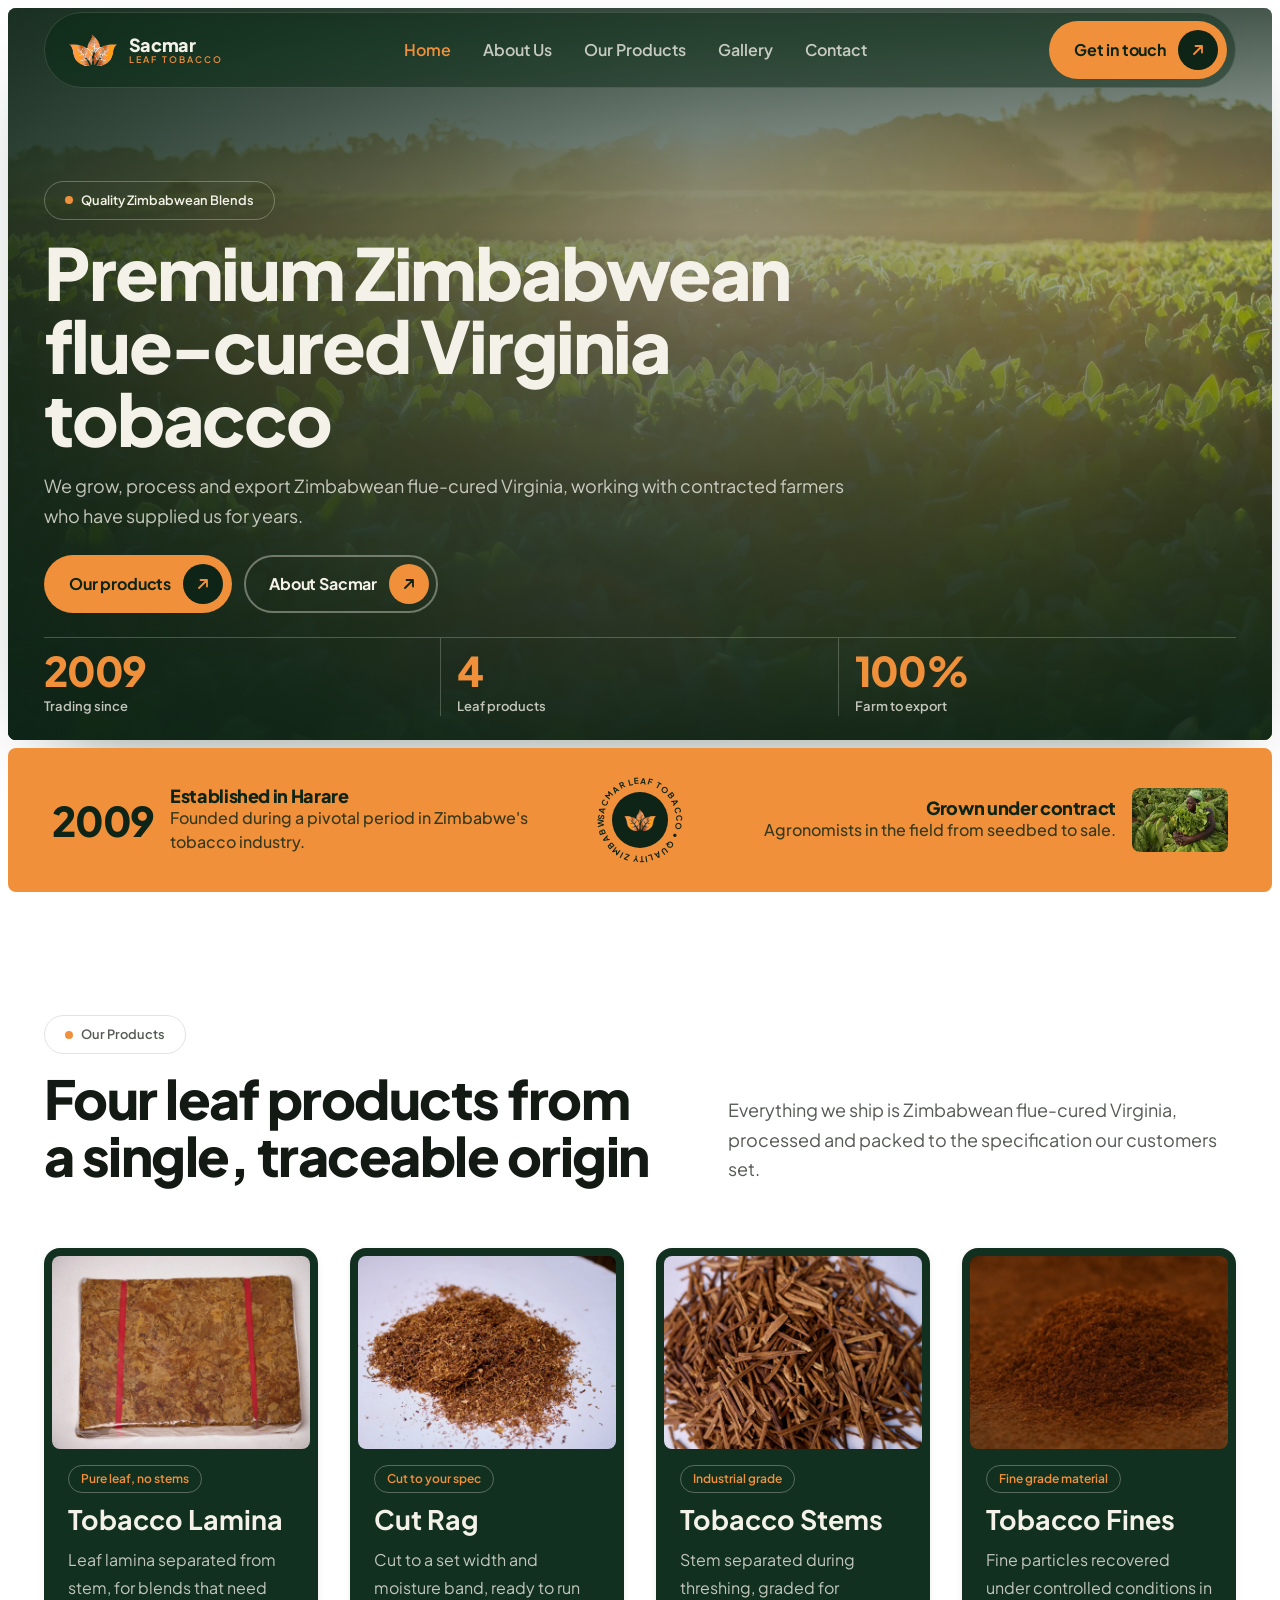
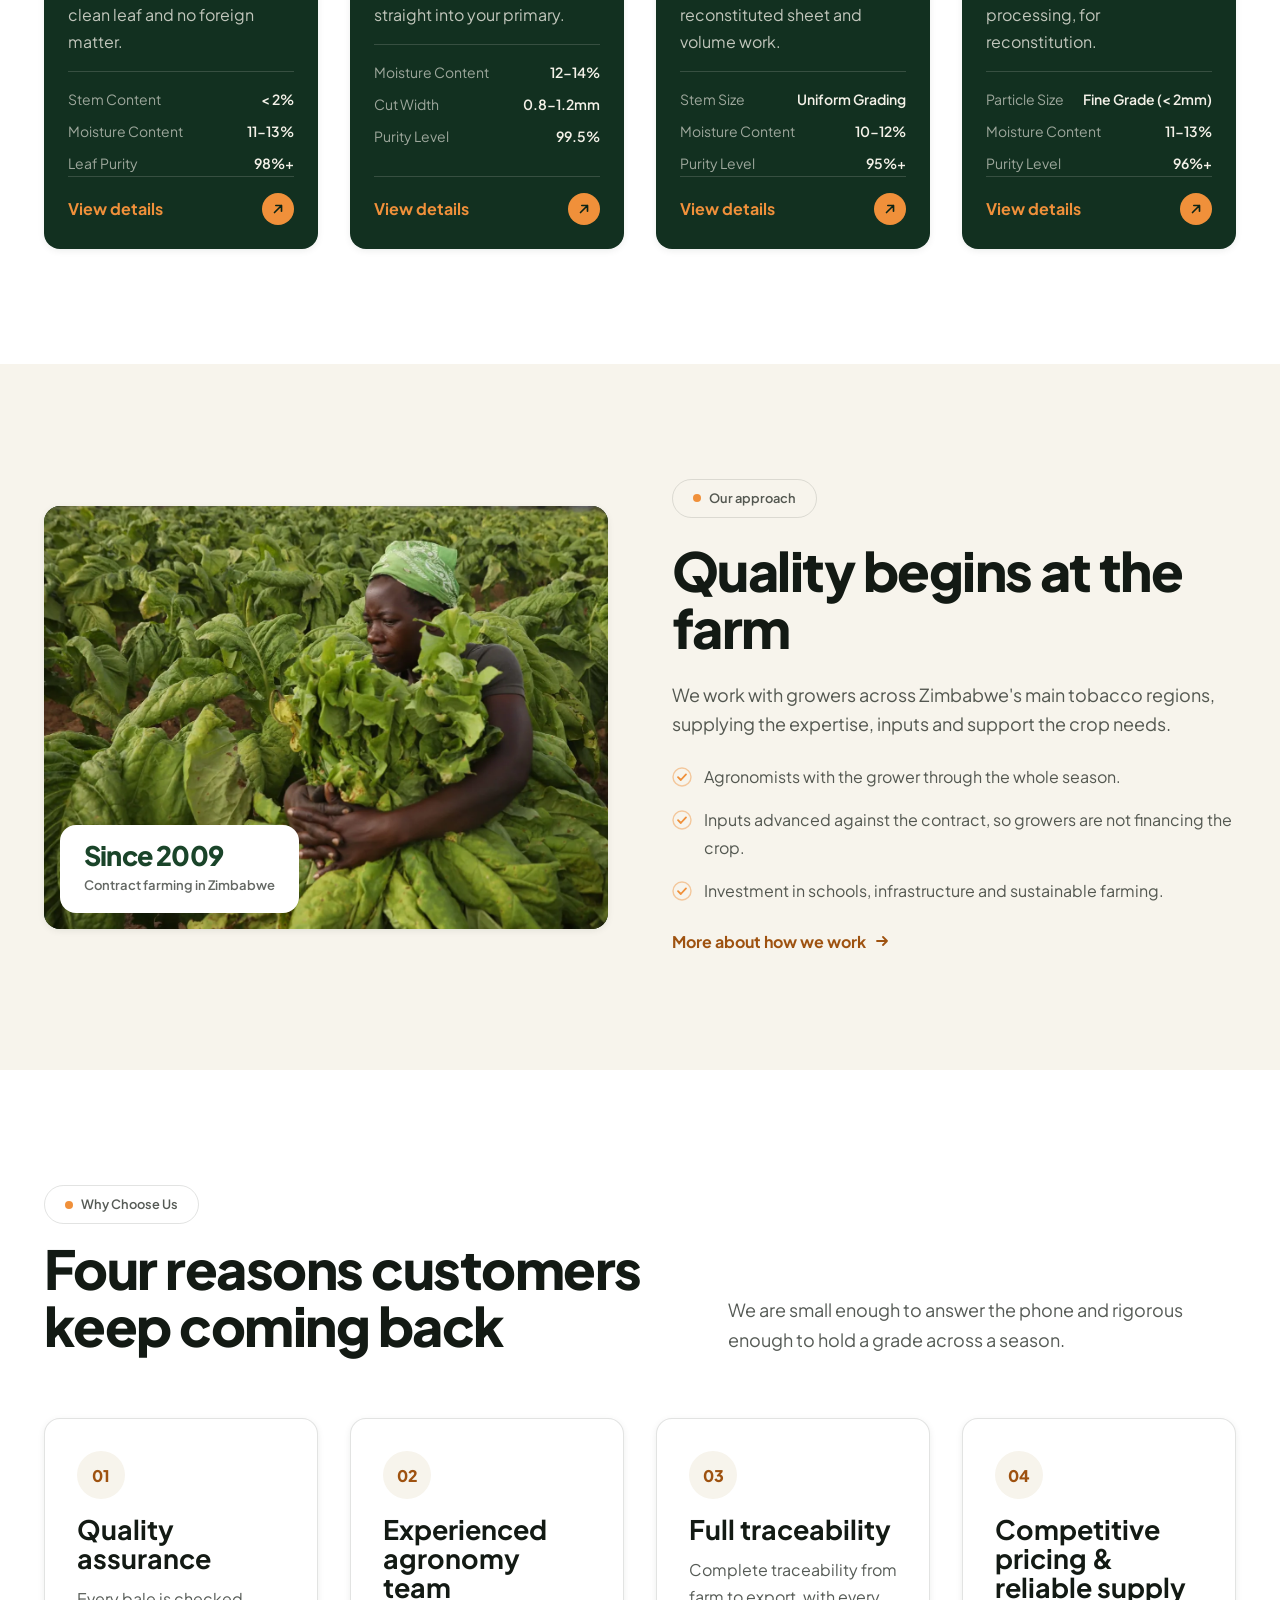
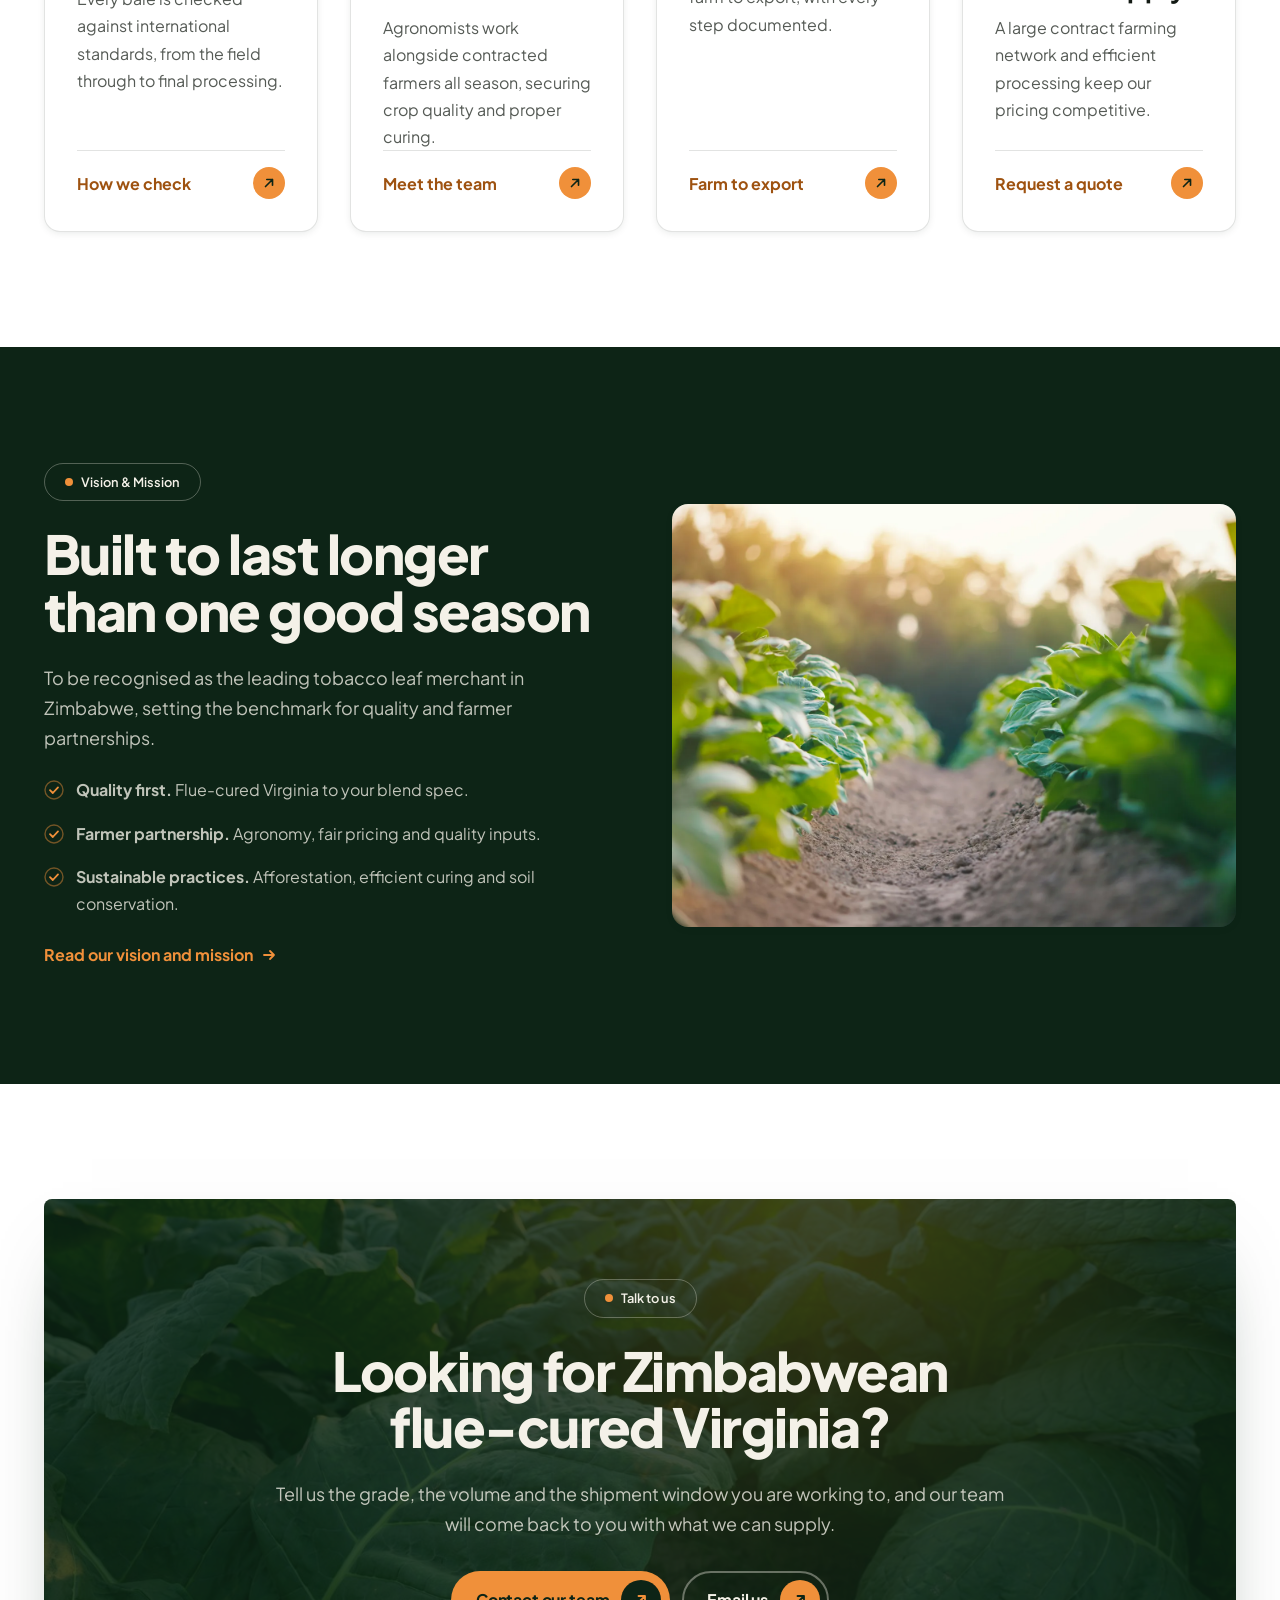
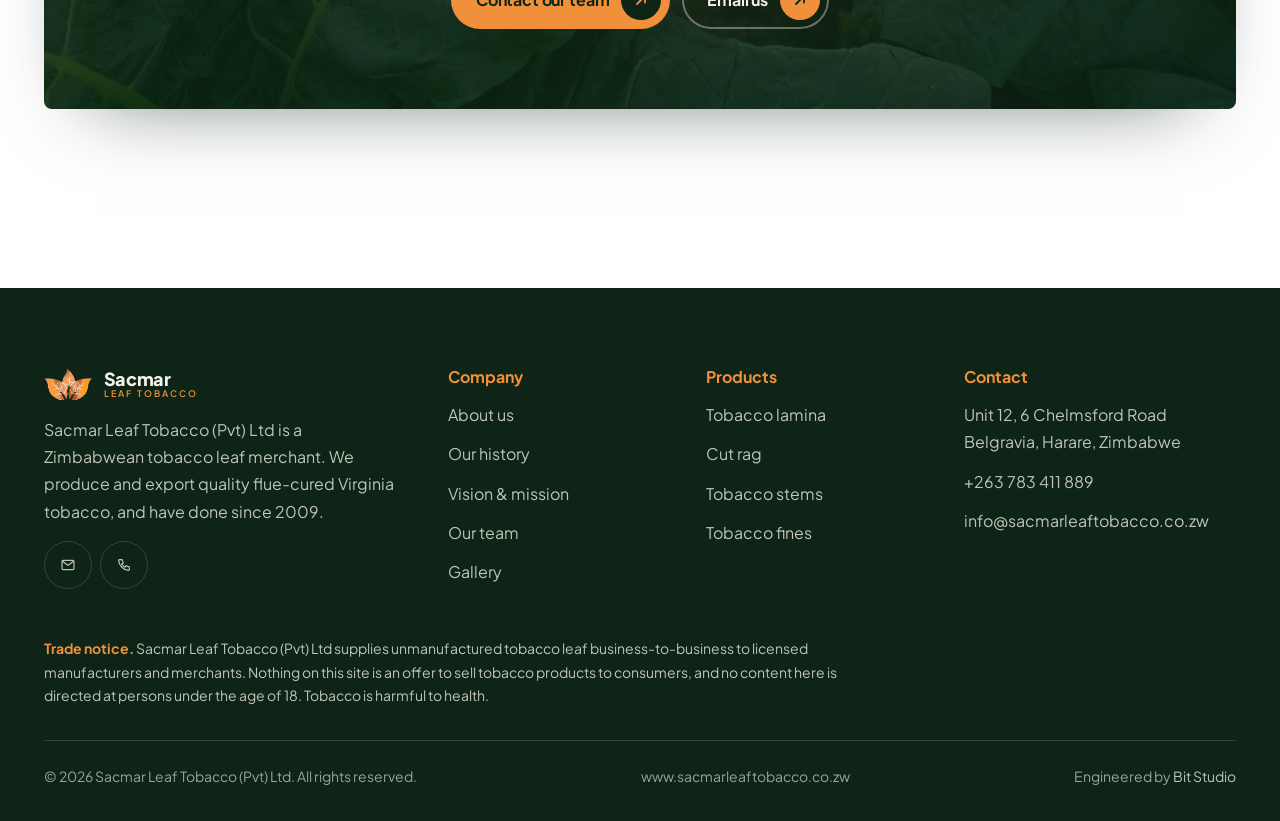
<file: index.html>
<!DOCTYPE html>
<html lang="en">
<head>
<meta charset="utf-8">
<meta name="viewport" content="width=device-width, initial-scale=1">
<title>Sacmar Leaf Tobacco | Quality Zimbabwean Blends</title>
<meta name="description" content="Sacmar Leaf Tobacco (Pvt) Ltd produces and exports premium Zimbabwean flue-cured Virginia tobacco: lamina, cut rag, stems and fines, through a contracted grower network. Established 2009.">
<meta name="theme-color" content="#0d2416">
<link rel="icon" href="assets/img/favicon.ico" sizes="any">
<link rel="icon" href="assets/img/favicon-32.png" type="image/png" sizes="32x32">
<link rel="apple-touch-icon" href="assets/img/apple-touch-icon.png">
<meta property="og:title" content="Sacmar Leaf Tobacco | Quality Zimbabwean Blends">
<meta property="og:description" content="Sacmar Leaf Tobacco (Pvt) Ltd produces and exports premium Zimbabwean flue-cured Virginia tobacco: lamina, cut rag, stems and fines, through a contracted grower network. Established 2009.">
<meta property="og:type" content="website">
<meta property="og:image" content="assets/img/og-image.png">
<meta name="twitter:card" content="summary_large_image">
<link rel="preconnect" href="https://fonts.googleapis.com">
<link rel="preconnect" href="https://fonts.gstatic.com" crossorigin>
<link href="https://fonts.googleapis.com/css2?family=Plus+Jakarta+Sans:wght@400;500;600;700;800&display=swap" rel="stylesheet">
<link rel="stylesheet" href="assets/css/styles.css">
</head>
<body>
<a class="skip-link" href="#main">Skip to content</a>

<header class="site-header">
  <div class="wrap">
    <div class="header-inner">
      <a class="brand" href="index.html" aria-label="Sacmar Leaf Tobacco home">
        <img class="brand__mark" src="assets/img/logo-light.png" alt="" width="51" height="34">
        <span class="brand__text">
          <span class="brand__name">Sacmar</span>
          <span class="brand__sub">LEAF TOBACCO</span>
        </span>
      </a>
      <nav class="nav" aria-label="Primary">
        <a href="index.html" aria-current="page">Home</a>
        <a href="about.html">About Us</a>
        <a href="products.html">Our Products</a>
        <a href="gallery.html">Gallery</a>
        <a href="contact.html">Contact</a>
      </nav>
      <a class="btn btn--ember header-cta" href="contact.html">Get in touch <span class="btn__ic"><svg width="14" height="14" viewBox="0 0 16 16" fill="none" aria-hidden="true"><path d="M4 12 12 4M12 4H5.5M12 4v6.5" stroke="currentColor" stroke-width="1.8" stroke-linecap="round" stroke-linejoin="round"/></svg></span></a>
      <button class="nav-toggle" type="button" aria-label="Menu" aria-expanded="false" aria-controls="mobile-nav"><span></span></button>
    </div>
  </div>
</header>

<nav class="mobile-nav" id="mobile-nav" aria-label="Mobile" aria-hidden="true">
  <a href="index.html">Home</a>
  <a href="about.html">About Us</a>
  <a href="products.html">Our Products</a>
  <a href="gallery.html">Gallery</a>
  <a href="contact.html">Contact</a>
  <a class="btn btn--ember" href="contact.html">Get in touch <span class="btn__ic"><svg width="14" height="14" viewBox="0 0 16 16" fill="none" aria-hidden="true"><path d="M4 12 12 4M12 4H5.5M12 4v6.5" stroke="currentColor" stroke-width="1.8" stroke-linecap="round" stroke-linejoin="round"/></svg></span></a>
</nav>

<main id="main">

<div class="hero-stack">
<section class="hero">
  <div class="hero__panel">
    <picture>
      <source srcset="assets/img/photo/hero-field.webp" type="image/webp">
      <img class="hero__img" src="assets/img/photo/hero-field.jpg" alt="Tobacco crop at sunrise in Zimbabwe" width="2000" height="1125" fetchpriority="high">
    </picture>
    <div class="hero__scrim"></div>

    <div class="hero__body wrap">
      <span class="pill pill--onDark reveal">Quality Zimbabwean Blends</span>
      <h1 class="h1 reveal" data-d="1">Premium Zimbabwean flue-cured Virginia tobacco</h1>
      <p class="lede reveal" data-d="2">We grow, process and export Zimbabwean flue-cured Virginia, working with contracted farmers who have supplied us for years.</p>
      <div class="hero__actions reveal" data-d="3">
        <a class="btn btn--ember" href="products.html">Our products <span class="btn__ic"><svg width="14" height="14" viewBox="0 0 16 16" fill="none" aria-hidden="true"><path d="M4 12 12 4M12 4H5.5M12 4v6.5" stroke="currentColor" stroke-width="1.8" stroke-linecap="round" stroke-linejoin="round"/></svg></span></a>
        <a class="btn btn--outline" href="about.html">About Sacmar <span class="btn__ic"><svg width="14" height="14" viewBox="0 0 16 16" fill="none" aria-hidden="true"><path d="M4 12 12 4M12 4H5.5M12 4v6.5" stroke="currentColor" stroke-width="1.8" stroke-linecap="round" stroke-linejoin="round"/></svg></span></a>
      </div>
      <div class="statrail reveal" data-d="4">
        <div class="statrail__cell"><span class="statrail__n">2009</span><span class="statrail__l">Trading since</span></div>
        <div class="statrail__cell"><span class="statrail__n">4</span><span class="statrail__l">Leaf products</span></div>
        <div class="statrail__cell"><span class="statrail__n">100%</span><span class="statrail__l">Farm to export</span></div>
      </div>
    </div>


  </div>
</section>

<section class="band">
  <div class="wrap">
    <div class="band__inner">
      <div class="band__item">
        <span class="band__figure">2009</span>
        <div>
          <h3>Established in Harare</h3>
          <p>Founded during a pivotal period in Zimbabwe's tobacco industry.</p>
        </div>
      </div>

      <div class="seal" aria-hidden="true">
        <svg class="seal__ring" viewBox="0 0 106 106">
          <defs><path id="sealpath" d="M53,53 m-40,0 a40,40 0 1,1 80,0 a40,40 0 1,1 -80,0"/></defs>
          <text><textPath href="#sealpath" startOffset="0%">SACMAR LEAF TOBACCO • QUALITY ZIMBABWEAN BLENDS • </textPath></text>
        </svg>
        <div class="seal__core"><img src="assets/img/logo.webp" alt="" width="36" height="24"></div>
      </div>

      <div class="band__item band__item--end band__item--link">
        <div>
          <h3><a href="about.html">Grown under contract</a></h3>
          <p>Agronomists in the field from seedbed to sale.</p>
        </div>
        <picture>
          <source srcset="assets/img/photo/grower.webp" type="image/webp">
          <img class="band__thumb" src="assets/img/photo/grower.jpg" alt="" loading="lazy" width="1300" height="975">
        </picture>
      </div>
    </div>
  </div>
</section>
</div>

<section class="section bg-paper" id="products">
  <div class="wrap">
    <div class="sec-head sec-head--row">
      <div>
        <span class="pill reveal">Our Products</span>
        <h2 class="h2 reveal" data-d="1" style="margin-top:1rem">Four leaf products from a single, traceable origin</h2>
      </div>
      <p class="lede sec-head__aside reveal" data-d="2">Everything we ship is Zimbabwean flue-cured Virginia, processed and packed to the specification our customers set.</p>
    </div>

    <div class="grid grid--4">
      <article class="pcard pcard--link reveal" data-d="0" id="lamina">
        <div class="pcard__media">
          <picture>
            <source srcset="assets/img/photo/prod-lamina.webp" type="image/webp">
            <img src="assets/img/photo/prod-lamina.jpg" alt="Tobacco Lamina" loading="lazy" width="1100" height="825">
          </picture>
        </div>
        <div class="pcard__body">
          <span class="pcard__tag">Pure leaf, no stems</span>
          <h3><a class="stretch" href="product-lamina.html">Tobacco Lamina</a></h3>
          <p>Leaf lamina separated from stem, for blends that need clean leaf and no foreign matter.</p>
          <dl><div><dt>Stem Content</dt><dd>< 2%</dd></div><div><dt>Moisture Content</dt><dd>11-13%</dd></div><div><dt>Leaf Purity</dt><dd>98%+</dd></div></dl>
          <span class="card__go"><span class="card__go-t">View details</span><span class="card__go-ic"><svg width="14" height="14" viewBox="0 0 16 16" fill="none" aria-hidden="true"><path d="M4 12 12 4M12 4H5.5M12 4v6.5" stroke="currentColor" stroke-width="1.9" stroke-linecap="round" stroke-linejoin="round"/></svg></span></span>
        </div>
      </article>
      <article class="pcard pcard--link reveal" data-d="1" id="cutrag">
        <div class="pcard__media">
          <picture>
            <source srcset="assets/img/photo/prod-cutrag.webp" type="image/webp">
            <img src="assets/img/photo/prod-cutrag.jpg" alt="Cut Rag" loading="lazy" width="1100" height="825">
          </picture>
        </div>
        <div class="pcard__body">
          <span class="pcard__tag">Cut to your spec</span>
          <h3><a class="stretch" href="product-cut-rag.html">Cut Rag</a></h3>
          <p>Cut to a set width and moisture band, ready to run straight into your primary.</p>
          <dl><div><dt>Moisture Content</dt><dd>12-14%</dd></div><div><dt>Cut Width</dt><dd>0.8-1.2mm</dd></div><div><dt>Purity Level</dt><dd>99.5%</dd></div></dl>
          <span class="card__go"><span class="card__go-t">View details</span><span class="card__go-ic"><svg width="14" height="14" viewBox="0 0 16 16" fill="none" aria-hidden="true"><path d="M4 12 12 4M12 4H5.5M12 4v6.5" stroke="currentColor" stroke-width="1.9" stroke-linecap="round" stroke-linejoin="round"/></svg></span></span>
        </div>
      </article>
      <article class="pcard pcard--link reveal" data-d="2" id="stems">
        <div class="pcard__media">
          <picture>
            <source srcset="assets/img/photo/prod-stems.webp" type="image/webp">
            <img src="assets/img/photo/prod-stems.jpg" alt="Tobacco Stems" loading="lazy" width="1100" height="825">
          </picture>
        </div>
        <div class="pcard__body">
          <span class="pcard__tag">Industrial grade</span>
          <h3><a class="stretch" href="product-stems.html">Tobacco Stems</a></h3>
          <p>Stem separated during threshing, graded for reconstituted sheet and volume work.</p>
          <dl><div><dt>Stem Size</dt><dd>Uniform Grading</dd></div><div><dt>Moisture Content</dt><dd>10-12%</dd></div><div><dt>Purity Level</dt><dd>95%+</dd></div></dl>
          <span class="card__go"><span class="card__go-t">View details</span><span class="card__go-ic"><svg width="14" height="14" viewBox="0 0 16 16" fill="none" aria-hidden="true"><path d="M4 12 12 4M12 4H5.5M12 4v6.5" stroke="currentColor" stroke-width="1.9" stroke-linecap="round" stroke-linejoin="round"/></svg></span></span>
        </div>
      </article>
      <article class="pcard pcard--link reveal" data-d="3" id="fines">
        <div class="pcard__media">
          <picture>
            <source srcset="assets/img/photo/prod-fines.webp" type="image/webp">
            <img src="assets/img/photo/prod-fines.jpg" alt="Tobacco Fines" loading="lazy" width="1100" height="825">
          </picture>
        </div>
        <div class="pcard__body">
          <span class="pcard__tag">Fine grade material</span>
          <h3><a class="stretch" href="product-fines.html">Tobacco Fines</a></h3>
          <p>Fine particles recovered under controlled conditions in processing, for reconstitution.</p>
          <dl><div><dt>Particle Size</dt><dd>Fine Grade (< 2mm)</dd></div><div><dt>Moisture Content</dt><dd>11-13%</dd></div><div><dt>Purity Level</dt><dd>96%+</dd></div></dl>
          <span class="card__go"><span class="card__go-t">View details</span><span class="card__go-ic"><svg width="14" height="14" viewBox="0 0 16 16" fill="none" aria-hidden="true"><path d="M4 12 12 4M12 4H5.5M12 4v6.5" stroke="currentColor" stroke-width="1.9" stroke-linecap="round" stroke-linejoin="round"/></svg></span></span>
        </div>
      </article>
    </div>
  </div>
</section>

<section class="section bg-cream">
  <div class="wrap">
    <div class="split">
      <div class="split__media reveal">
        <picture>
          <source srcset="assets/img/photo/grower.webp" type="image/webp">
          <img src="assets/img/photo/grower.jpg" alt="A contracted grower among the tobacco crop" loading="lazy" width="1300" height="975">
        </picture>
        <div class="chip"><b>Since 2009</b><span>Contract farming in Zimbabwe</span></div>
      </div>
      <div class="split__body">
        <span class="pill reveal">Our approach</span>
        <h2 class="h2 reveal" data-d="1">Quality begins at the farm</h2>
        <p class="lede reveal" data-d="2">We work with growers across Zimbabwe's main tobacco regions, supplying the expertise, inputs and support the crop needs.</p>
        <ul class="checks reveal" data-d="3">
          <li><svg width="20" height="20" viewBox="0 0 20 20" fill="none" aria-hidden="true"><circle cx="10" cy="10" r="9" stroke="currentColor" stroke-width="1.4" opacity=".45"/><path d="M6 10.2 8.8 13 14 7.4" stroke="currentColor" stroke-width="1.8" stroke-linecap="round" stroke-linejoin="round"/></svg><span>Agronomists with the grower through the whole season.</span></li>
          <li><svg width="20" height="20" viewBox="0 0 20 20" fill="none" aria-hidden="true"><circle cx="10" cy="10" r="9" stroke="currentColor" stroke-width="1.4" opacity=".45"/><path d="M6 10.2 8.8 13 14 7.4" stroke="currentColor" stroke-width="1.8" stroke-linecap="round" stroke-linejoin="round"/></svg><span>Inputs advanced against the contract, so growers are not financing the crop.</span></li>
          <li><svg width="20" height="20" viewBox="0 0 20 20" fill="none" aria-hidden="true"><circle cx="10" cy="10" r="9" stroke="currentColor" stroke-width="1.4" opacity=".45"/><path d="M6 10.2 8.8 13 14 7.4" stroke="currentColor" stroke-width="1.8" stroke-linecap="round" stroke-linejoin="round"/></svg><span>Investment in schools, infrastructure and sustainable farming.</span></li>
        </ul>
        <p class="reveal" data-d="4"><a class="link-arrow" href="about.html">More about how we work <svg width="16" height="16" viewBox="0 0 16 16" fill="none" aria-hidden="true"><path d="M3 8h10m0 0-4-4m4 4-4 4" stroke="currentColor" stroke-width="1.8" stroke-linecap="round" stroke-linejoin="round"/></svg></a></p>
      </div>
    </div>
  </div>
</section>

<section class="section bg-paper">
  <div class="wrap">
    <div class="sec-head sec-head--row">
      <div>
        <span class="pill reveal">Why Choose Us</span>
        <h2 class="h2 reveal" data-d="1" style="margin-top:1rem">Four reasons customers keep coming back</h2>
      </div>
      <p class="lede sec-head__aside reveal" data-d="2">We are small enough to answer the phone and rigorous enough to hold a grade across a season.</p>
    </div>

    <div class="grid grid--4">
      <article class="card card--link reveal"><span class="card__n">01</span><h3><a class="stretch" href="products.html#quality">Quality assurance</a></h3><p>Every bale is checked against international standards, from the field through to final processing.</p><span class="card__go"><span class="card__go-t">How we check</span><span class="card__go-ic"><svg width="14" height="14" viewBox="0 0 16 16" fill="none" aria-hidden="true"><path d="M4 12 12 4M12 4H5.5M12 4v6.5" stroke="currentColor" stroke-width="1.9" stroke-linecap="round" stroke-linejoin="round"/></svg></span></span></article>
      <article class="card card--link reveal" data-d="1"><span class="card__n">02</span><h3><a class="stretch" href="about.html#team">Experienced agronomy team</a></h3><p>Agronomists work alongside contracted farmers all season, securing crop quality and proper curing.</p><span class="card__go"><span class="card__go-t">Meet the team</span><span class="card__go-ic"><svg width="14" height="14" viewBox="0 0 16 16" fill="none" aria-hidden="true"><path d="M4 12 12 4M12 4H5.5M12 4v6.5" stroke="currentColor" stroke-width="1.9" stroke-linecap="round" stroke-linejoin="round"/></svg></span></span></article>
      <article class="card card--link reveal" data-d="2"><span class="card__n">03</span><h3><a class="stretch" href="products.html#quality">Full traceability</a></h3><p>Complete traceability from farm to export, with every step documented.</p><span class="card__go"><span class="card__go-t">Farm to export</span><span class="card__go-ic"><svg width="14" height="14" viewBox="0 0 16 16" fill="none" aria-hidden="true"><path d="M4 12 12 4M12 4H5.5M12 4v6.5" stroke="currentColor" stroke-width="1.9" stroke-linecap="round" stroke-linejoin="round"/></svg></span></span></article>
      <article class="card card--link reveal" data-d="3"><span class="card__n">04</span><h3><a class="stretch" href="contact.html">Competitive pricing &amp; reliable supply</a></h3><p>A large contract farming network and efficient processing keep our pricing competitive.</p><span class="card__go"><span class="card__go-t">Request a quote</span><span class="card__go-ic"><svg width="14" height="14" viewBox="0 0 16 16" fill="none" aria-hidden="true"><path d="M4 12 12 4M12 4H5.5M12 4v6.5" stroke="currentColor" stroke-width="1.9" stroke-linecap="round" stroke-linejoin="round"/></svg></span></span></article>
    </div>
  </div>
</section>

<section class="section bg-green" id="vision">
  <div class="wrap">
    <div class="split split--rev">
      <div class="split__media reveal">
        <picture>
          <source srcset="assets/img/photo/crop-rows.webp" type="image/webp">
          <img src="assets/img/photo/crop-rows.jpg" alt="Rows of tobacco under cultivation" loading="lazy" width="1400" height="1050">
        </picture>
      </div>
      <div class="split__body">
        <span class="pill pill--onDark reveal">Vision &amp; Mission</span>
        <h2 class="h2 reveal" data-d="1">Built to last longer than one good season</h2>
        <p class="lede reveal" data-d="2">To be recognised as the leading tobacco leaf merchant in Zimbabwe, setting the benchmark for quality and farmer partnerships.</p>
        <ul class="checks reveal" data-d="3">
          <li><svg width="20" height="20" viewBox="0 0 20 20" fill="none" aria-hidden="true"><circle cx="10" cy="10" r="9" stroke="currentColor" stroke-width="1.4" opacity=".45"/><path d="M6 10.2 8.8 13 14 7.4" stroke="currentColor" stroke-width="1.8" stroke-linecap="round" stroke-linejoin="round"/></svg><span><strong>Quality first.</strong> Flue-cured Virginia to your blend spec.</span></li>
          <li><svg width="20" height="20" viewBox="0 0 20 20" fill="none" aria-hidden="true"><circle cx="10" cy="10" r="9" stroke="currentColor" stroke-width="1.4" opacity=".45"/><path d="M6 10.2 8.8 13 14 7.4" stroke="currentColor" stroke-width="1.8" stroke-linecap="round" stroke-linejoin="round"/></svg><span><strong>Farmer partnership.</strong> Agronomy, fair pricing and quality inputs.</span></li>
          <li><svg width="20" height="20" viewBox="0 0 20 20" fill="none" aria-hidden="true"><circle cx="10" cy="10" r="9" stroke="currentColor" stroke-width="1.4" opacity=".45"/><path d="M6 10.2 8.8 13 14 7.4" stroke="currentColor" stroke-width="1.8" stroke-linecap="round" stroke-linejoin="round"/></svg><span><strong>Sustainable practices.</strong> Afforestation, efficient curing and soil conservation.</span></li>
        </ul>
        <p class="reveal" data-d="4"><a class="link-arrow" href="about.html#vision">Read our vision and mission <svg width="16" height="16" viewBox="0 0 16 16" fill="none" aria-hidden="true"><path d="M3 8h10m0 0-4-4m4 4-4 4" stroke="currentColor" stroke-width="1.8" stroke-linecap="round" stroke-linejoin="round"/></svg></a></p>
      </div>
    </div>
  </div>
</section>

<section class="section">
  <div class="wrap">
    <div class="cta reveal">
      <img class="cta__bg" src="assets/img/photo/crop-sun.jpg" alt="" aria-hidden="true" loading="lazy">
      <div class="cta__inner">
        <span class="pill pill--onDark">Talk to us</span>
        <h2 class="h2">Looking for Zimbabwean flue-cured Virginia?</h2>
        <p class="lede">Tell us the grade, the volume and the shipment window you are working to, and our team will come back to you with what we can supply.</p>
        <div class="cta__actions">
          <a class="btn btn--ember" href="contact.html">Contact our team <span class="btn__ic"><svg width="14" height="14" viewBox="0 0 16 16" fill="none" aria-hidden="true"><path d="M4 12 12 4M12 4H5.5M12 4v6.5" stroke="currentColor" stroke-width="1.8" stroke-linecap="round" stroke-linejoin="round"/></svg></span></a>
          <a class="btn btn--outline" href="mailto:info@sacmarleaftobacco.co.zw">Email us <span class="btn__ic"><svg width="14" height="14" viewBox="0 0 16 16" fill="none" aria-hidden="true"><path d="M4 12 12 4M12 4H5.5M12 4v6.5" stroke="currentColor" stroke-width="1.8" stroke-linecap="round" stroke-linejoin="round"/></svg></span></a>
        </div>
      </div>
    </div>
  </div>
</section>

</main>

<footer class="site-footer">
  <div class="wrap">
    <div class="footer-grid">
      <div class="footer-brand">
        <a class="brand" href="index.html" aria-label="Sacmar Leaf Tobacco home">
        <img class="brand__mark" src="assets/img/logo-light.png" alt="" width="51" height="34">
        <span class="brand__text">
          <span class="brand__name">Sacmar</span>
          <span class="brand__sub">LEAF TOBACCO</span>
        </span>
      </a>
        <p>Sacmar Leaf Tobacco (Pvt) Ltd is a Zimbabwean tobacco leaf merchant. We produce and export quality flue-cured Virginia tobacco, and have done since 2009.</p>
        <div class="socials">
          <a href="mailto:info@sacmarleaftobacco.co.zw" aria-label="Email"><svg width="16" height="16" viewBox="0 0 24 24" fill="none" stroke="currentColor" stroke-width="1.7" aria-hidden="true"><rect x="3" y="5" width="18" height="14" rx="2"/><path d="m3.5 6.5 8.5 6 8.5-6"/></svg></a>
          <a href="tel:+263783411889" aria-label="Telephone"><svg width="16" height="16" viewBox="0 0 24 24" fill="none" stroke="currentColor" stroke-width="1.7" aria-hidden="true"><path d="M5 4h4l2 5-2.5 1.5a11 11 0 0 0 5 5L15 13l5 2v4a1 1 0 0 1-1.1 1A16 16 0 0 1 4 5.1 1 1 0 0 1 5 4Z"/></svg></a>
        </div>
      </div>

      <div class="footer-col">
        <h4>Company</h4>
        <ul>
          <li><a href="about.html">About us</a></li>
          <li><a href="about.html#history">Our history</a></li>
          <li><a href="about.html#vision">Vision &amp; mission</a></li>
          <li><a href="about.html#team">Our team</a></li>
          <li><a href="gallery.html">Gallery</a></li>
        </ul>
      </div>

      <div class="footer-col">
        <h4>Products</h4>
        <ul>
          <li><a href="product-lamina.html">Tobacco lamina</a></li>
          <li><a href="product-cut-rag.html">Cut rag</a></li>
          <li><a href="product-stems.html">Tobacco stems</a></li>
          <li><a href="product-fines.html">Tobacco fines</a></li>
        </ul>
      </div>

      <div class="footer-col">
        <h4>Contact</h4>
        <ul>
          <li><a href="https://www.google.com/maps/search/?api=1&amp;query=Unit+12+6+Chelmsford+Road+Belgravia+Harare+Zimbabwe" target="_blank" rel="noopener">Unit 12, 6 Chelmsford Road<br>Belgravia, Harare, Zimbabwe</a></li>
          <li><a href="tel:+263783411889">+263 783 411 889</a></li>
          <li><a href="mailto:info@sacmarleaftobacco.co.zw">info@sacmarleaftobacco.co.zw</a></li>
        </ul>
      </div>
    </div>

    <p class="footer-legal"><strong>Trade notice.</strong> Sacmar Leaf Tobacco (Pvt) Ltd supplies unmanufactured tobacco leaf business-to-business to licensed manufacturers and merchants. Nothing on this site is an offer to sell tobacco products to consumers, and no content here is directed at persons under the age of 18. Tobacco is harmful to health.</p>

    <div class="footer-bottom">
      <p>&copy; <span data-year>2026</span> Sacmar Leaf Tobacco (Pvt) Ltd. All rights reserved.</p>
      <p><a href="https://www.sacmarleaftobacco.co.zw" target="_blank" rel="noopener">www.sacmarleaftobacco.co.zw</a></p>
      <p class="footer-credit">Engineered by <a href="https://bitstudio.co.zw" target="_blank" rel="noopener">Bit Studio</a></p>
    </div>
  </div>
</footer>

<script src="assets/js/main.js" defer></script>
</body>
</html>
</file>
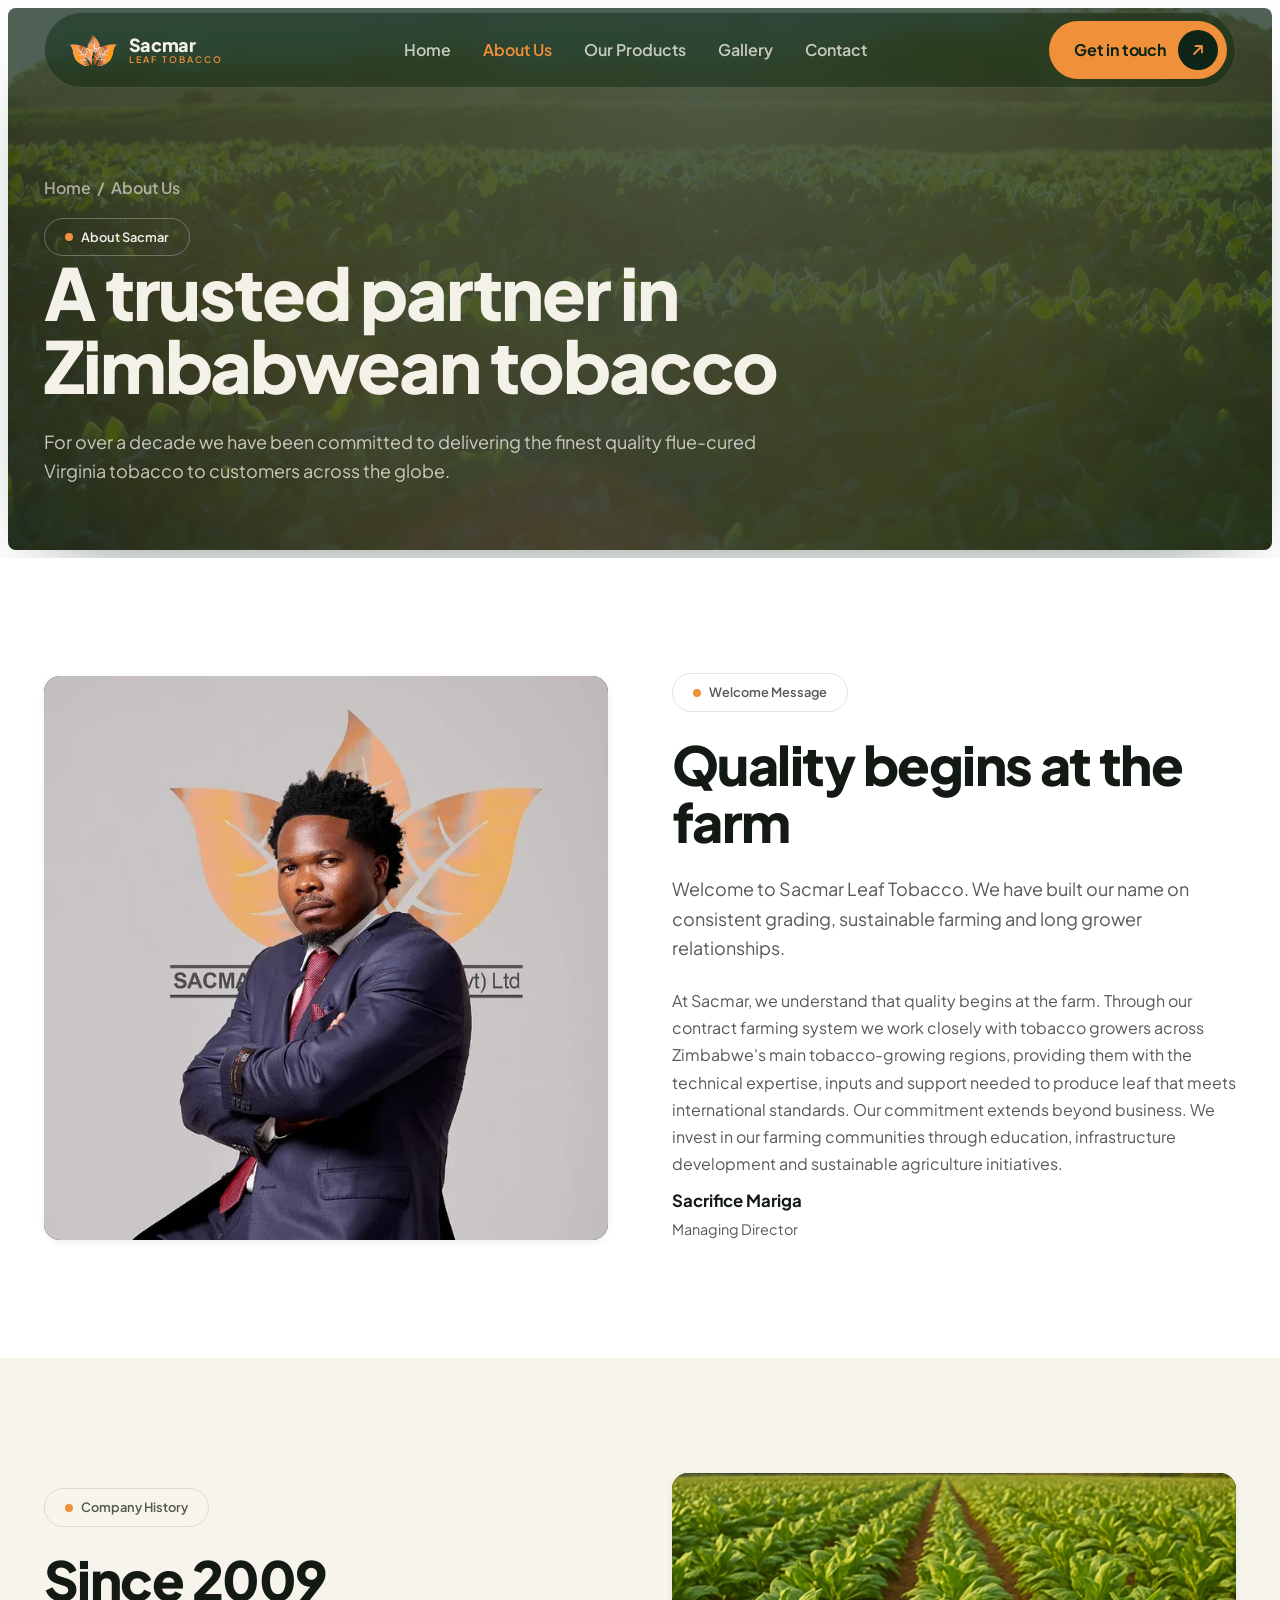
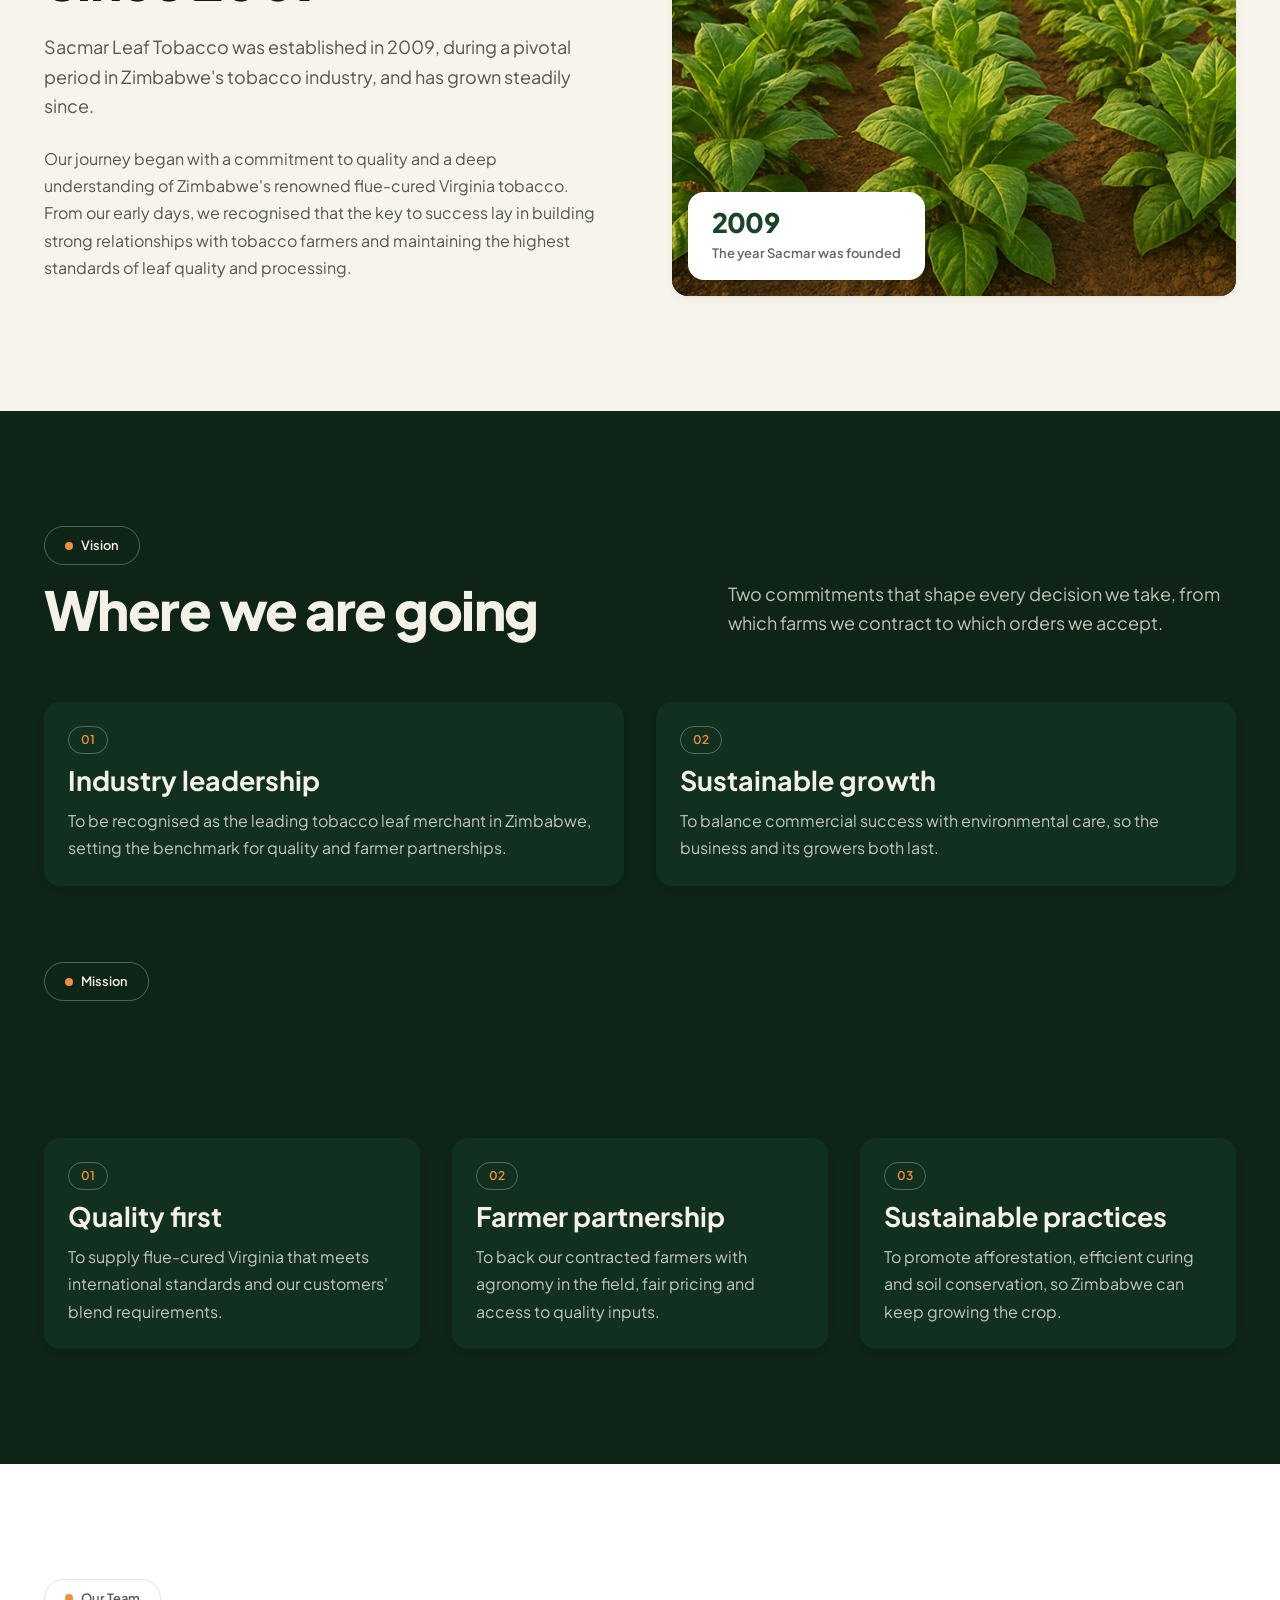
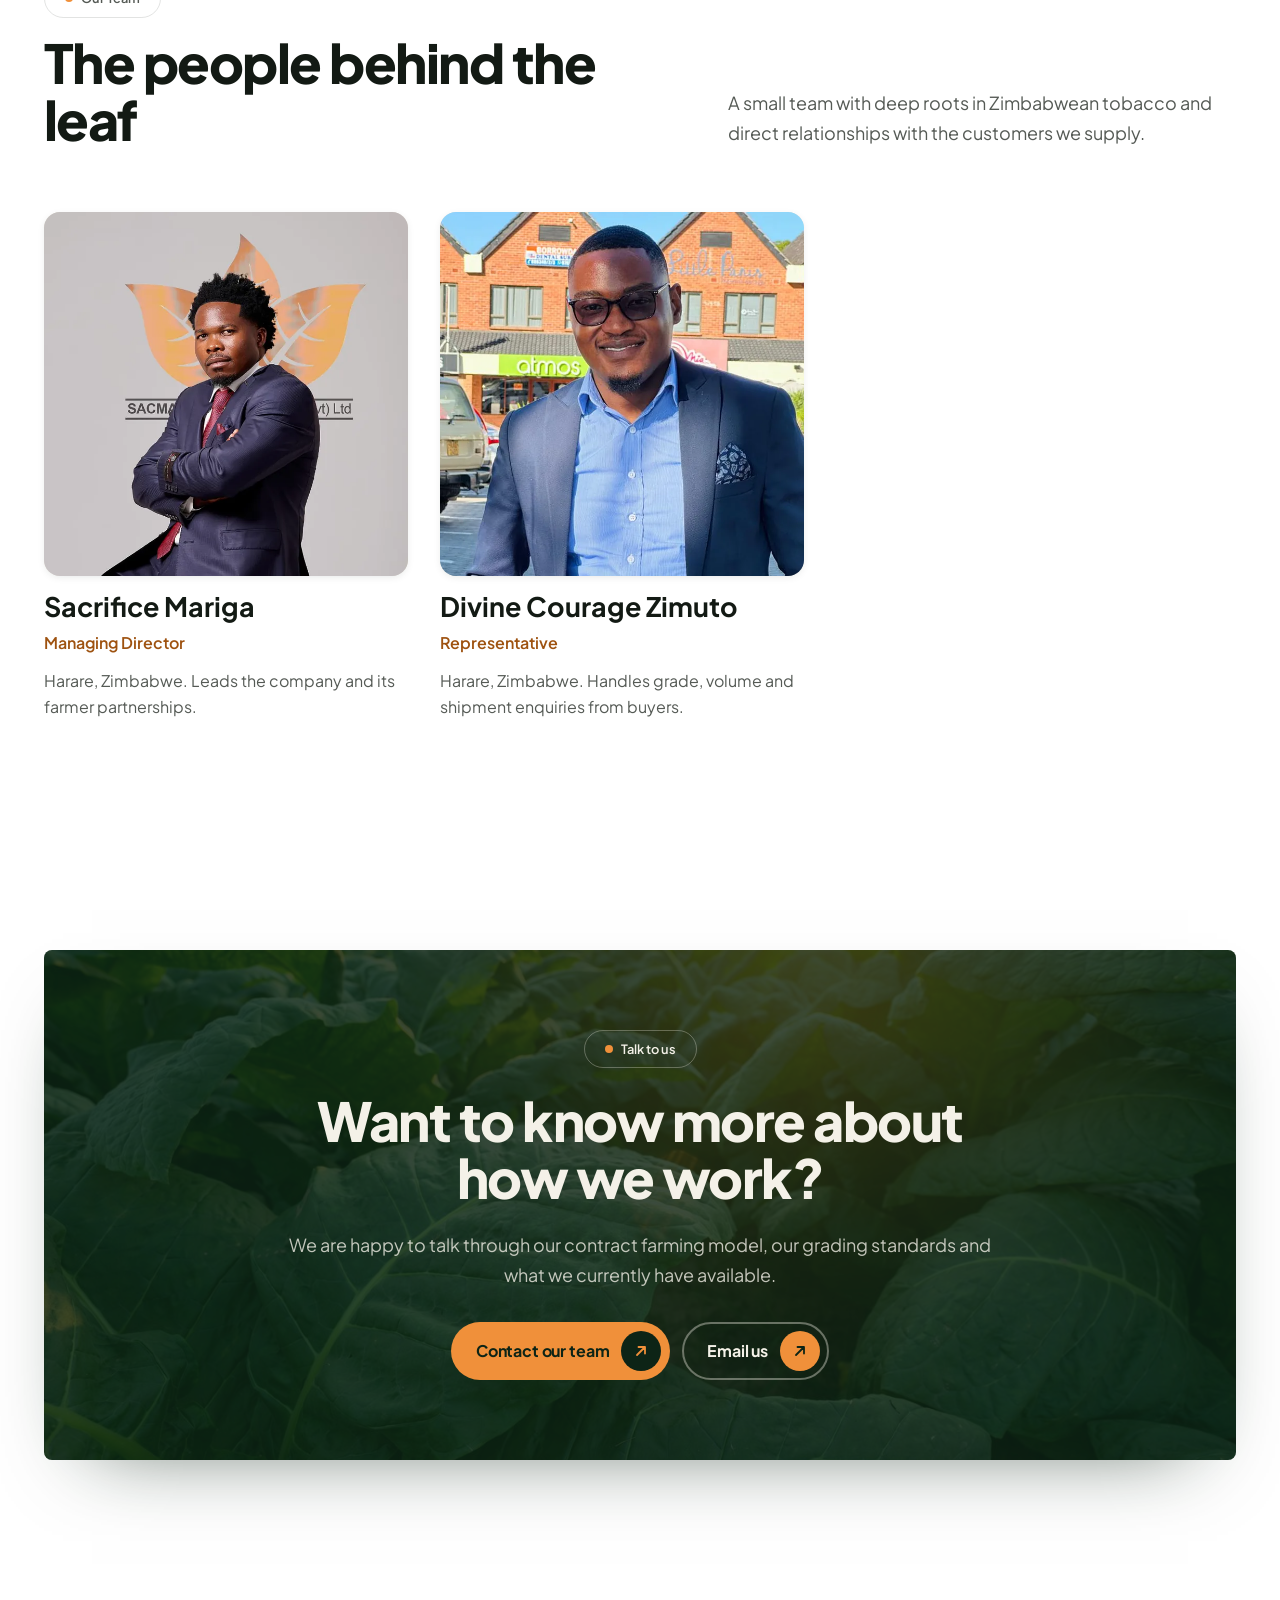
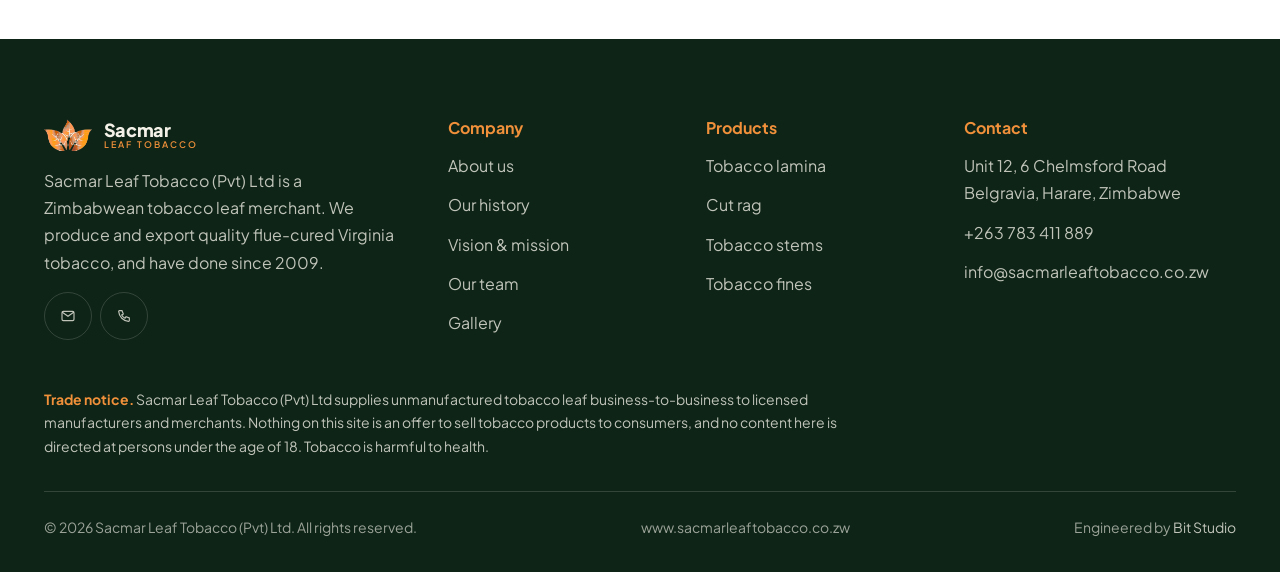
<file: about.html>
<!DOCTYPE html>
<html lang="en">
<head>
<meta charset="utf-8">
<meta name="viewport" content="width=device-width, initial-scale=1">
<title>About Us | Sacmar Leaf Tobacco</title>
<meta name="description" content="Established in 2009, Sacmar Leaf Tobacco is a Zimbabwean tobacco leaf merchant built on contract farming, agronomic support and full traceability from farm to export.">
<meta name="theme-color" content="#0d2416">
<link rel="icon" href="assets/img/favicon.ico" sizes="any">
<link rel="icon" href="assets/img/favicon-32.png" type="image/png" sizes="32x32">
<link rel="apple-touch-icon" href="assets/img/apple-touch-icon.png">
<meta property="og:title" content="About Us | Sacmar Leaf Tobacco">
<meta property="og:description" content="Established in 2009, Sacmar Leaf Tobacco is a Zimbabwean tobacco leaf merchant built on contract farming, agronomic support and full traceability from farm to export.">
<meta property="og:type" content="website">
<meta property="og:image" content="assets/img/og-image.png">
<meta name="twitter:card" content="summary_large_image">
<link rel="preconnect" href="https://fonts.googleapis.com">
<link rel="preconnect" href="https://fonts.gstatic.com" crossorigin>
<link href="https://fonts.googleapis.com/css2?family=Plus+Jakarta+Sans:wght@400;500;600;700;800&display=swap" rel="stylesheet">
<link rel="stylesheet" href="assets/css/styles.css">
</head>
<body>
<a class="skip-link" href="#main">Skip to content</a>

<header class="site-header">
  <div class="wrap">
    <div class="header-inner">
      <a class="brand" href="index.html" aria-label="Sacmar Leaf Tobacco home">
        <img class="brand__mark" src="assets/img/logo-light.png" alt="" width="51" height="34">
        <span class="brand__text">
          <span class="brand__name">Sacmar</span>
          <span class="brand__sub">LEAF TOBACCO</span>
        </span>
      </a>
      <nav class="nav" aria-label="Primary">
        <a href="index.html">Home</a>
        <a href="about.html" aria-current="page">About Us</a>
        <a href="products.html">Our Products</a>
        <a href="gallery.html">Gallery</a>
        <a href="contact.html">Contact</a>
      </nav>
      <a class="btn btn--ember header-cta" href="contact.html">Get in touch <span class="btn__ic"><svg width="14" height="14" viewBox="0 0 16 16" fill="none" aria-hidden="true"><path d="M4 12 12 4M12 4H5.5M12 4v6.5" stroke="currentColor" stroke-width="1.8" stroke-linecap="round" stroke-linejoin="round"/></svg></span></a>
      <button class="nav-toggle" type="button" aria-label="Menu" aria-expanded="false" aria-controls="mobile-nav"><span></span></button>
    </div>
  </div>
</header>

<nav class="mobile-nav" id="mobile-nav" aria-label="Mobile" aria-hidden="true">
  <a href="index.html">Home</a>
  <a href="about.html">About Us</a>
  <a href="products.html">Our Products</a>
  <a href="gallery.html">Gallery</a>
  <a href="contact.html">Contact</a>
  <a class="btn btn--ember" href="contact.html">Get in touch <span class="btn__ic"><svg width="14" height="14" viewBox="0 0 16 16" fill="none" aria-hidden="true"><path d="M4 12 12 4M12 4H5.5M12 4v6.5" stroke="currentColor" stroke-width="1.8" stroke-linecap="round" stroke-linejoin="round"/></svg></span></a>
</nav>

<main id="main">

<section class="page-top">
  <div class="page-top__panel">
    <img class="page-top__img" src="assets/img/photo/hero-field.jpg" alt="" aria-hidden="true">
    <div class="page-top__body wrap">
      <p class="crumbs"><a href="index.html">Home</a> &nbsp;/&nbsp; About Us</p>
      <p style="margin-top:1rem"><span class="pill pill--onDark">About Sacmar</span></p>
      <h1 class="h1">A trusted partner in Zimbabwean tobacco</h1>
      <p class="lede">For over a decade we have been committed to delivering the finest quality flue-cured Virginia tobacco to customers across the globe.</p>
    </div>
  </div>
</section>

<section class="section bg-paper">
  <div class="wrap">
    <div class="split">
      <div class="split__media reveal" style="aspect-ratio:1/1">
        <picture>
          <source srcset="assets/img/photo/team-mariga.webp" type="image/webp">
          <img src="assets/img/photo/team-mariga.jpg" alt="Sacrifice Mariga, Managing Director of Sacmar Leaf Tobacco" loading="lazy" width="700" height="700">
        </picture>
      </div>
      <div class="split__body">
        <span class="pill reveal">Welcome Message</span>
        <h2 class="h2 reveal" data-d="1">Quality begins at the farm</h2>
        <p class="lede reveal" data-d="2">Welcome to Sacmar Leaf Tobacco. We have built our name on consistent grading, sustainable farming and long grower relationships.</p>
        <p class="muted reveal" data-d="3">At Sacmar, we understand that quality begins at the farm. Through our contract farming system we work closely with tobacco growers across Zimbabwe's main tobacco-growing regions, providing them with the technical expertise, inputs and support needed to produce leaf that meets international standards. Our commitment extends beyond business. We invest in our farming communities through education, infrastructure development and sustainable agriculture initiatives.</p>
        <p class="reveal" data-d="4" style="margin-top:.6rem">
          <strong style="display:block;font-size:1.05rem">Sacrifice Mariga</strong>
          <span class="muted" style="font-size:.9rem">Managing Director</span>
        </p>
      </div>
    </div>
  </div>
</section>

<section class="section bg-cream" id="history">
  <div class="wrap">
    <div class="split split--rev">
      <div class="split__media reveal">
        <picture>
          <source srcset="assets/img/photo/field-rows.webp" type="image/webp">
          <img src="assets/img/photo/field-rows.jpg" alt="Tobacco fields in Zimbabwe" loading="lazy" width="1700" height="956">
        </picture>
        <div class="chip"><b>2009</b><span>The year Sacmar was founded</span></div>
      </div>
      <div class="split__body">
        <span class="pill reveal">Company History</span>
        <h2 class="h2 reveal" data-d="1">Since 2009</h2>
        <p class="lede reveal" data-d="2">Sacmar Leaf Tobacco was established in 2009, during a pivotal period in Zimbabwe's tobacco industry, and has grown steadily since.</p>
        <p class="muted reveal" data-d="3">Our journey began with a commitment to quality and a deep understanding of Zimbabwe's renowned flue-cured Virginia tobacco. From our early days, we recognised that the key to success lay in building strong relationships with tobacco farmers and maintaining the highest standards of leaf quality and processing.</p>
      </div>
    </div>
  </div>
</section>

<section class="section bg-green" id="vision">
  <div class="wrap">
    <div class="sec-head sec-head--row">
      <div>
        <span class="pill pill--onDark reveal">Vision</span>
        <h2 class="h2 reveal" data-d="1" style="margin-top:1rem">Where we are going</h2>
      </div>
      <p class="lede sec-head__aside reveal" data-d="2">Two commitments that shape every decision we take, from which farms we contract to which orders we accept.</p>
    </div>
    <div class="grid grid--2">
      <article class="pcard pcard--flat reveal"><div class="pcard__body">
        <span class="pcard__tag">01</span><h3>Industry leadership</h3>
        <p>To be recognised as the leading tobacco leaf merchant in Zimbabwe, setting the benchmark for quality and farmer partnerships.</p>
      </div></article>
      <article class="pcard pcard--flat reveal" data-d="1"><div class="pcard__body">
        <span class="pcard__tag">02</span><h3>Sustainable growth</h3>
        <p>To balance commercial success with environmental care, so the business and its growers both last.</p>
      </div></article>
    </div>

    <div class="sec-head" style="margin-top:clamp(3rem,6vw,5rem)">
      <div>
        <span class="pill pill--onDark reveal">Mission</span>
        <h2 class="h2 reveal" data-d="1" style="margin-top:1rem">How we get there</h2>
      </div>
    </div>
    <div class="grid grid--3">
      <article class="pcard pcard--flat reveal"><div class="pcard__body">
        <span class="pcard__tag">01</span><h3>Quality first</h3>
        <p>To supply flue-cured Virginia that meets international standards and our customers' blend requirements.</p>
      </div></article>
      <article class="pcard pcard--flat reveal" data-d="1"><div class="pcard__body">
        <span class="pcard__tag">02</span><h3>Farmer partnership</h3>
        <p>To back our contracted farmers with agronomy in the field, fair pricing and access to quality inputs.</p>
      </div></article>
      <article class="pcard pcard--flat reveal" data-d="2"><div class="pcard__body">
        <span class="pcard__tag">03</span><h3>Sustainable practices</h3>
        <p>To promote afforestation, efficient curing and soil conservation, so Zimbabwe can keep growing the crop.</p>
      </div></article>
    </div>
  </div>
</section>

<section class="section bg-paper" id="team">
  <div class="wrap">
    <div class="sec-head sec-head--row">
      <div>
        <span class="pill reveal">Our Team</span>
        <h2 class="h2 reveal" data-d="1" style="margin-top:1rem">The people behind the leaf</h2>
      </div>
      <p class="lede sec-head__aside reveal" data-d="2">A small team with deep roots in Zimbabwean tobacco and direct relationships with the customers we supply.</p>
    </div>
    <div class="grid grid--2 grid--tiles" style="max-width:760px">
      <article class="person reveal">
        <div class="person__photo">
          <picture>
            <source srcset="assets/img/photo/team-mariga.webp" type="image/webp">
            <img src="assets/img/photo/team-mariga.jpg" alt="Sacrifice Mariga" loading="lazy" width="700" height="700">
          </picture>
        </div>
        <h3>Sacrifice Mariga</h3><p>Managing Director</p>
        <p class="person__meta">Harare, Zimbabwe. Leads the company and its farmer partnerships.</p>
      </article>
      <article class="person reveal" data-d="1">
        <div class="person__photo">
          <picture>
            <source srcset="assets/img/photo/team-courage.webp" type="image/webp">
            <img src="assets/img/photo/team-courage.jpg" alt="Divine Courage Zimuto" loading="lazy" width="700" height="700">
          </picture>
        </div>
        <h3>Divine Courage Zimuto</h3><p>Representative</p>
        <p class="person__meta">Harare, Zimbabwe. Handles grade, volume and shipment enquiries from buyers.</p>
      </article>
    </div>
  </div>
</section>

<section class="section">
  <div class="wrap">
    <div class="cta reveal">
      <img class="cta__bg" src="assets/img/photo/crop-sun.jpg" alt="" aria-hidden="true" loading="lazy">
      <div class="cta__inner">
        <span class="pill pill--onDark">Talk to us</span>
        <h2 class="h2">Want to know more about how we work?</h2>
        <p class="lede">We are happy to talk through our contract farming model, our grading standards and what we currently have available.</p>
        <div class="cta__actions">
          <a class="btn btn--ember" href="contact.html">Contact our team <span class="btn__ic"><svg width="14" height="14" viewBox="0 0 16 16" fill="none" aria-hidden="true"><path d="M4 12 12 4M12 4H5.5M12 4v6.5" stroke="currentColor" stroke-width="1.8" stroke-linecap="round" stroke-linejoin="round"/></svg></span></a>
          <a class="btn btn--outline" href="mailto:info@sacmarleaftobacco.co.zw">Email us <span class="btn__ic"><svg width="14" height="14" viewBox="0 0 16 16" fill="none" aria-hidden="true"><path d="M4 12 12 4M12 4H5.5M12 4v6.5" stroke="currentColor" stroke-width="1.8" stroke-linecap="round" stroke-linejoin="round"/></svg></span></a>
        </div>
      </div>
    </div>
  </div>
</section>

</main>

<footer class="site-footer">
  <div class="wrap">
    <div class="footer-grid">
      <div class="footer-brand">
        <a class="brand" href="index.html" aria-label="Sacmar Leaf Tobacco home">
        <img class="brand__mark" src="assets/img/logo-light.png" alt="" width="51" height="34">
        <span class="brand__text">
          <span class="brand__name">Sacmar</span>
          <span class="brand__sub">LEAF TOBACCO</span>
        </span>
      </a>
        <p>Sacmar Leaf Tobacco (Pvt) Ltd is a Zimbabwean tobacco leaf merchant. We produce and export quality flue-cured Virginia tobacco, and have done since 2009.</p>
        <div class="socials">
          <a href="mailto:info@sacmarleaftobacco.co.zw" aria-label="Email"><svg width="16" height="16" viewBox="0 0 24 24" fill="none" stroke="currentColor" stroke-width="1.7" aria-hidden="true"><rect x="3" y="5" width="18" height="14" rx="2"/><path d="m3.5 6.5 8.5 6 8.5-6"/></svg></a>
          <a href="tel:+263783411889" aria-label="Telephone"><svg width="16" height="16" viewBox="0 0 24 24" fill="none" stroke="currentColor" stroke-width="1.7" aria-hidden="true"><path d="M5 4h4l2 5-2.5 1.5a11 11 0 0 0 5 5L15 13l5 2v4a1 1 0 0 1-1.1 1A16 16 0 0 1 4 5.1 1 1 0 0 1 5 4Z"/></svg></a>
        </div>
      </div>

      <div class="footer-col">
        <h4>Company</h4>
        <ul>
          <li><a href="about.html">About us</a></li>
          <li><a href="about.html#history">Our history</a></li>
          <li><a href="about.html#vision">Vision &amp; mission</a></li>
          <li><a href="about.html#team">Our team</a></li>
          <li><a href="gallery.html">Gallery</a></li>
        </ul>
      </div>

      <div class="footer-col">
        <h4>Products</h4>
        <ul>
          <li><a href="product-lamina.html">Tobacco lamina</a></li>
          <li><a href="product-cut-rag.html">Cut rag</a></li>
          <li><a href="product-stems.html">Tobacco stems</a></li>
          <li><a href="product-fines.html">Tobacco fines</a></li>
        </ul>
      </div>

      <div class="footer-col">
        <h4>Contact</h4>
        <ul>
          <li><a href="https://www.google.com/maps/search/?api=1&amp;query=Unit+12+6+Chelmsford+Road+Belgravia+Harare+Zimbabwe" target="_blank" rel="noopener">Unit 12, 6 Chelmsford Road<br>Belgravia, Harare, Zimbabwe</a></li>
          <li><a href="tel:+263783411889">+263 783 411 889</a></li>
          <li><a href="mailto:info@sacmarleaftobacco.co.zw">info@sacmarleaftobacco.co.zw</a></li>
        </ul>
      </div>
    </div>

    <p class="footer-legal"><strong>Trade notice.</strong> Sacmar Leaf Tobacco (Pvt) Ltd supplies unmanufactured tobacco leaf business-to-business to licensed manufacturers and merchants. Nothing on this site is an offer to sell tobacco products to consumers, and no content here is directed at persons under the age of 18. Tobacco is harmful to health.</p>

    <div class="footer-bottom">
      <p>&copy; <span data-year>2026</span> Sacmar Leaf Tobacco (Pvt) Ltd. All rights reserved.</p>
      <p><a href="https://www.sacmarleaftobacco.co.zw" target="_blank" rel="noopener">www.sacmarleaftobacco.co.zw</a></p>
      <p class="footer-credit">Engineered by <a href="https://bitstudio.co.zw" target="_blank" rel="noopener">Bit Studio</a></p>
    </div>
  </div>
</footer>

<script src="assets/js/main.js" defer></script>
</body>
</html>
</file>
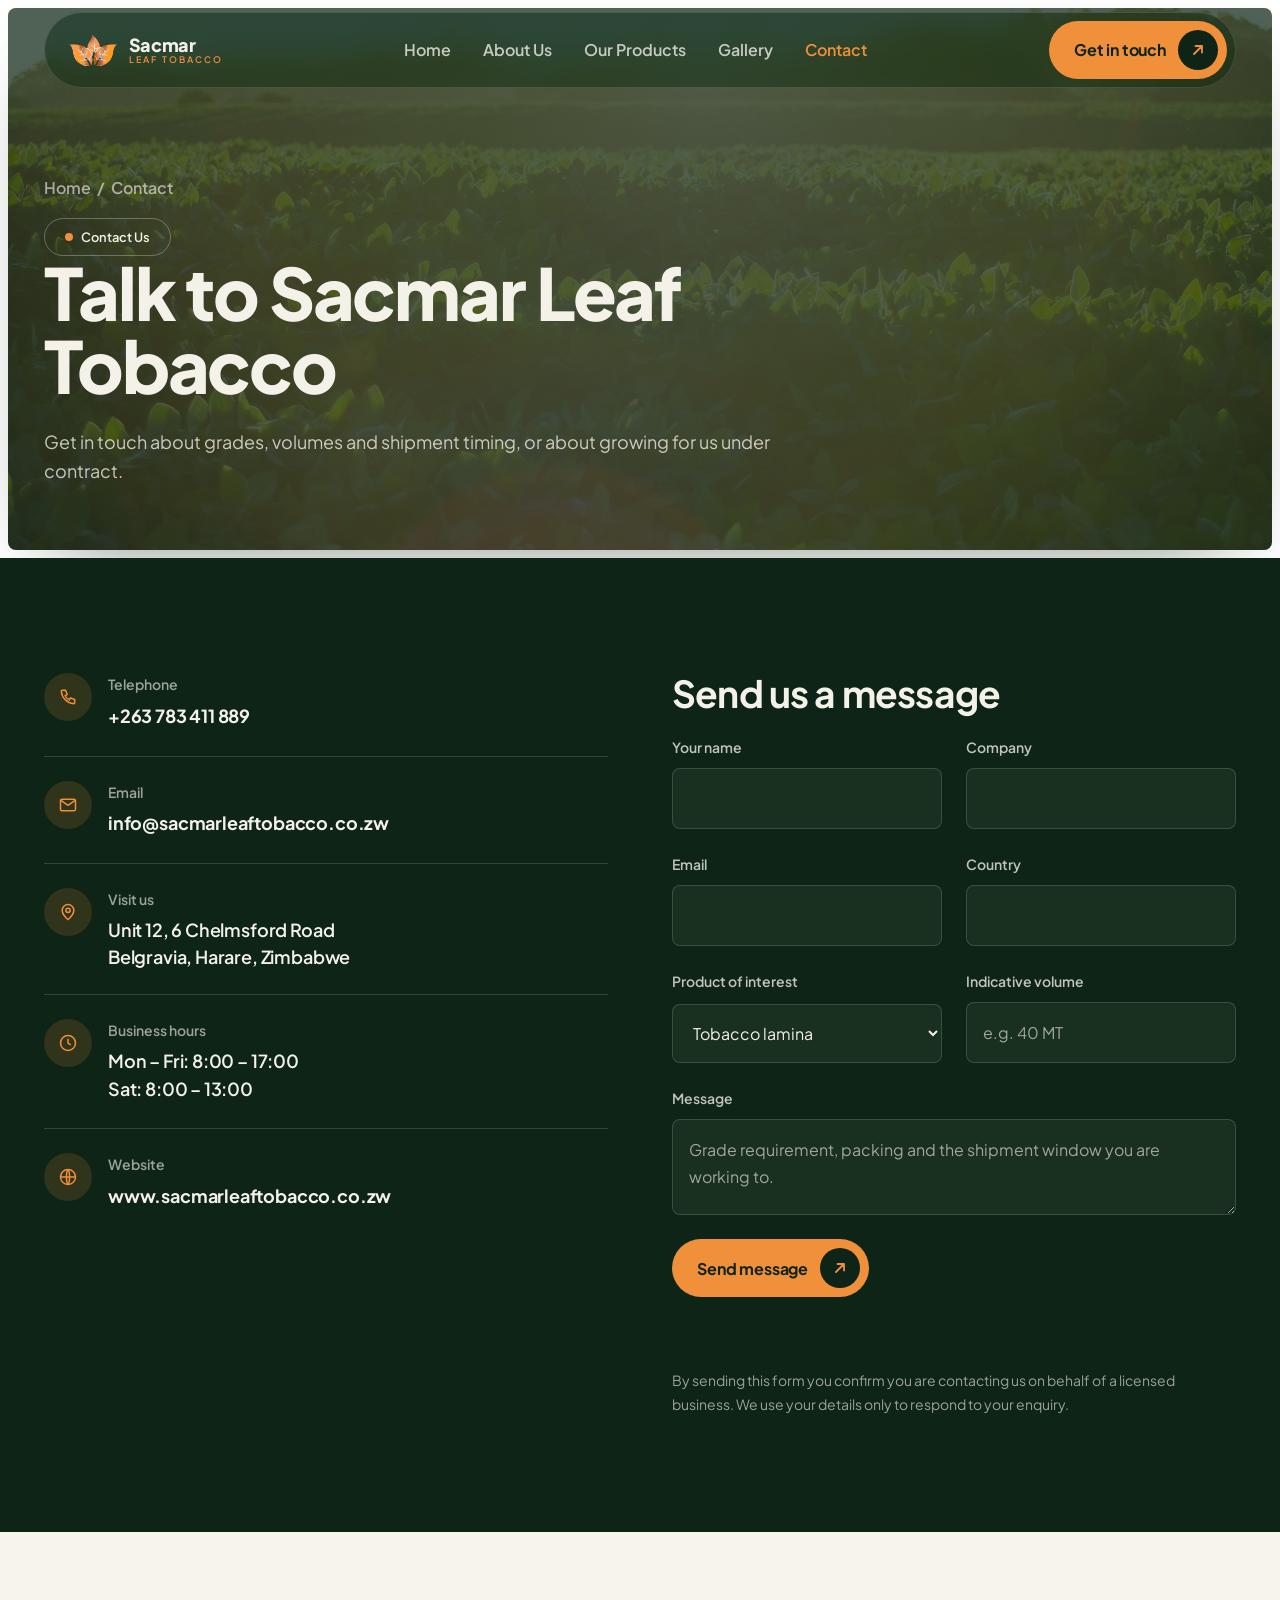
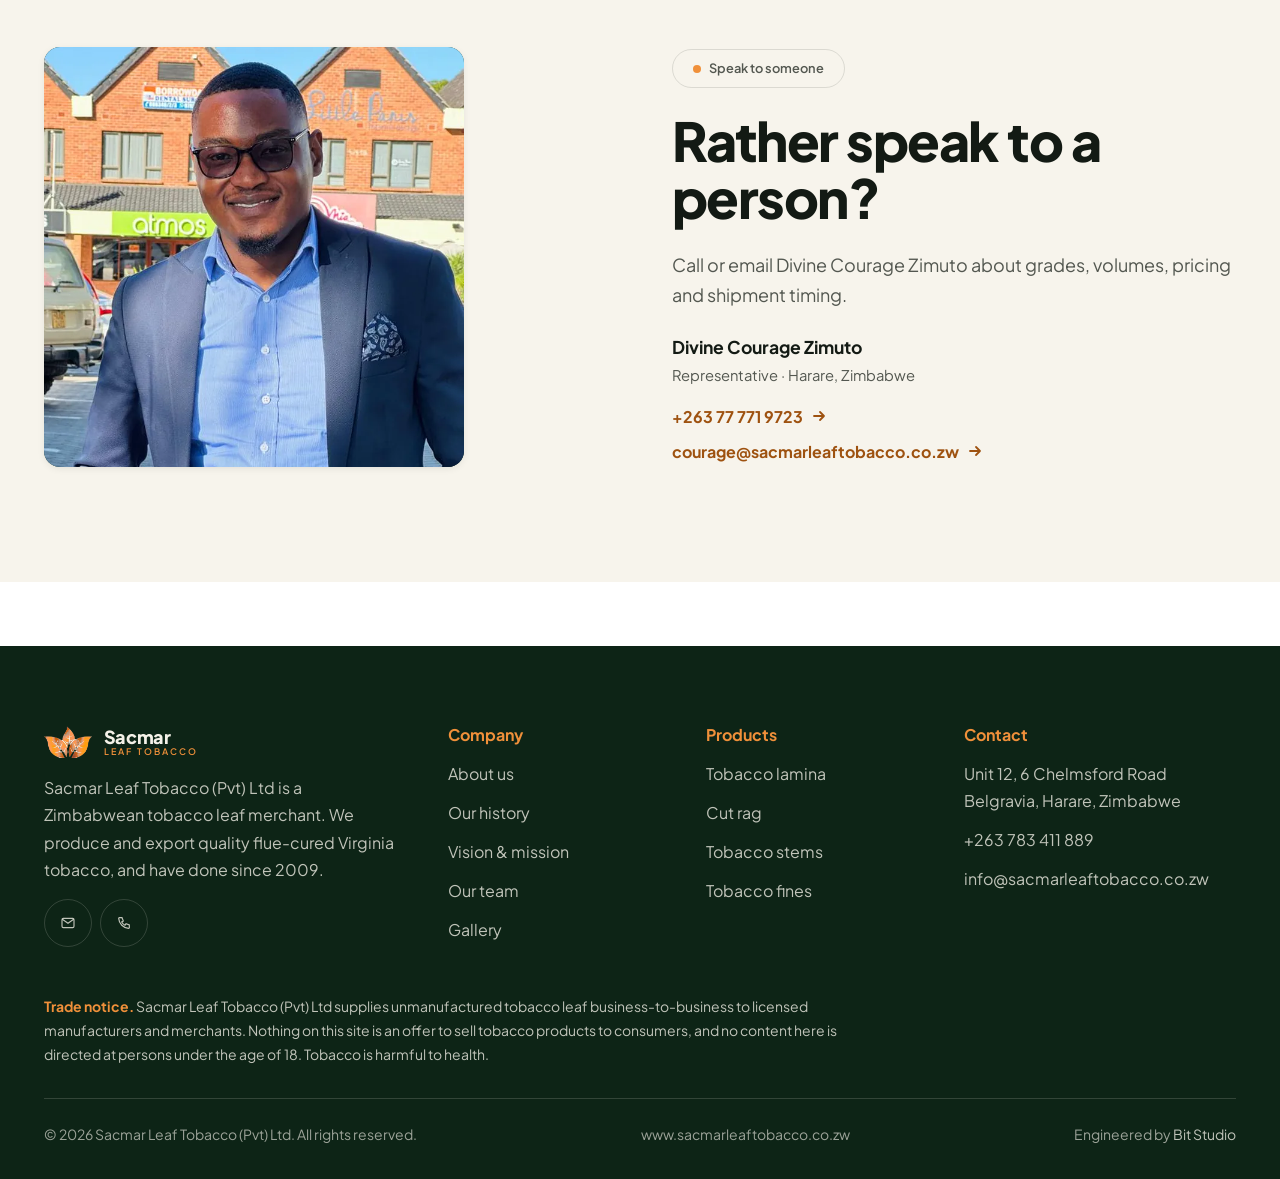
<file: contact.html>
<!DOCTYPE html>
<html lang="en">
<head>
<meta charset="utf-8">
<meta name="viewport" content="width=device-width, initial-scale=1">
<title>Contact | Sacmar Leaf Tobacco</title>
<meta name="description" content="Contact Sacmar Leaf Tobacco in Belgravia, Harare about grades, volumes, pricing and shipment timing.">
<meta name="theme-color" content="#0d2416">
<link rel="icon" href="assets/img/favicon.ico" sizes="any">
<link rel="icon" href="assets/img/favicon-32.png" type="image/png" sizes="32x32">
<link rel="apple-touch-icon" href="assets/img/apple-touch-icon.png">
<meta property="og:title" content="Contact | Sacmar Leaf Tobacco">
<meta property="og:description" content="Contact Sacmar Leaf Tobacco in Belgravia, Harare about grades, volumes, pricing and shipment timing.">
<meta property="og:type" content="website">
<meta property="og:image" content="assets/img/og-image.png">
<meta name="twitter:card" content="summary_large_image">
<link rel="preconnect" href="https://fonts.googleapis.com">
<link rel="preconnect" href="https://fonts.gstatic.com" crossorigin>
<link href="https://fonts.googleapis.com/css2?family=Plus+Jakarta+Sans:wght@400;500;600;700;800&display=swap" rel="stylesheet">
<link rel="stylesheet" href="assets/css/styles.css">
</head>
<body>
<a class="skip-link" href="#main">Skip to content</a>

<header class="site-header">
  <div class="wrap">
    <div class="header-inner">
      <a class="brand" href="index.html" aria-label="Sacmar Leaf Tobacco home">
        <img class="brand__mark" src="assets/img/logo-light.png" alt="" width="51" height="34">
        <span class="brand__text">
          <span class="brand__name">Sacmar</span>
          <span class="brand__sub">LEAF TOBACCO</span>
        </span>
      </a>
      <nav class="nav" aria-label="Primary">
        <a href="index.html">Home</a>
        <a href="about.html">About Us</a>
        <a href="products.html">Our Products</a>
        <a href="gallery.html">Gallery</a>
        <a href="contact.html" aria-current="page">Contact</a>
      </nav>
      <a class="btn btn--ember header-cta" href="contact.html">Get in touch <span class="btn__ic"><svg width="14" height="14" viewBox="0 0 16 16" fill="none" aria-hidden="true"><path d="M4 12 12 4M12 4H5.5M12 4v6.5" stroke="currentColor" stroke-width="1.8" stroke-linecap="round" stroke-linejoin="round"/></svg></span></a>
      <button class="nav-toggle" type="button" aria-label="Menu" aria-expanded="false" aria-controls="mobile-nav"><span></span></button>
    </div>
  </div>
</header>

<nav class="mobile-nav" id="mobile-nav" aria-label="Mobile" aria-hidden="true">
  <a href="index.html">Home</a>
  <a href="about.html">About Us</a>
  <a href="products.html">Our Products</a>
  <a href="gallery.html">Gallery</a>
  <a href="contact.html">Contact</a>
  <a class="btn btn--ember" href="contact.html">Get in touch <span class="btn__ic"><svg width="14" height="14" viewBox="0 0 16 16" fill="none" aria-hidden="true"><path d="M4 12 12 4M12 4H5.5M12 4v6.5" stroke="currentColor" stroke-width="1.8" stroke-linecap="round" stroke-linejoin="round"/></svg></span></a>
</nav>

<main id="main">

<section class="page-top">
  <div class="page-top__panel">
    <img class="page-top__img" src="assets/img/photo/hero-field.jpg" alt="" aria-hidden="true">
    <div class="page-top__body wrap">
      <p class="crumbs"><a href="index.html">Home</a> &nbsp;/&nbsp; Contact</p>
      <p style="margin-top:1rem"><span class="pill pill--onDark">Contact Us</span></p>
      <h1 class="h1">Talk to Sacmar Leaf Tobacco</h1>
      <p class="lede">Get in touch about grades, volumes and shipment timing, or about growing for us under contract.</p>
    </div>
  </div>
</section>

<section class="section bg-green">
  <div class="wrap">
    <div class="split" style="align-items:start">
      <div class="cinfo reveal">
        <div class="cinfo__item">
          <span class="cinfo__ic"><svg width="20" height="20" viewBox="0 0 24 24" fill="none" stroke="currentColor" stroke-width="1.8" aria-hidden="true"><path d="M5 4h4l2 5-2.5 1.5a11 11 0 0 0 5 5L15 13l5 2v4a1 1 0 0 1-1.1 1A16 16 0 0 1 4 5.1 1 1 0 0 1 5 4Z"/></svg></span>
          <div><span>Telephone</span><strong><a href="tel:+263783411889">+263 783 411 889</a></strong></div>
        </div>
        <div class="cinfo__item">
          <span class="cinfo__ic"><svg width="20" height="20" viewBox="0 0 24 24" fill="none" stroke="currentColor" stroke-width="1.8" aria-hidden="true"><rect x="3" y="5" width="18" height="14" rx="2"/><path d="m3.5 6.5 8.5 6 8.5-6"/></svg></span>
          <div><span>Email</span><strong><a href="mailto:info@sacmarleaftobacco.co.zw">info@sacmarleaftobacco.co.zw</a></strong></div>
        </div>
        <div class="cinfo__item">
          <span class="cinfo__ic"><svg width="20" height="20" viewBox="0 0 24 24" fill="none" stroke="currentColor" stroke-width="1.8" aria-hidden="true"><path d="M12 21s7-5.6 7-11a7 7 0 1 0-14 0c0 5.4 7 11 7 11Z"/><circle cx="12" cy="10" r="2.6"/></svg></span>
          <div><span>Visit us</span><strong style="font-weight:600;line-height:1.5"><a href="https://www.google.com/maps/search/?api=1&amp;query=Unit+12+6+Chelmsford+Road+Belgravia+Harare+Zimbabwe" target="_blank" rel="noopener">Unit 12, 6 Chelmsford Road<br>Belgravia, Harare, Zimbabwe</a></strong></div>
        </div>
        <div class="cinfo__item">
          <span class="cinfo__ic"><svg width="20" height="20" viewBox="0 0 24 24" fill="none" stroke="currentColor" stroke-width="1.8" aria-hidden="true"><circle cx="12" cy="12" r="9"/><path d="M12 7v5.2l3.4 2"/></svg></span>
          <div><span>Business hours</span><strong style="font-weight:600;line-height:1.6">Mon &ndash; Fri: 8:00 &ndash; 17:00<br>Sat: 8:00 &ndash; 13:00</strong></div>
        </div>
        <div class="cinfo__item">
          <span class="cinfo__ic"><svg width="20" height="20" viewBox="0 0 24 24" fill="none" stroke="currentColor" stroke-width="1.8" aria-hidden="true"><circle cx="12" cy="12" r="9"/><path d="M3 12h18M12 3c2.5 2.7 2.5 15 0 18M12 3c-2.5 2.7-2.5 15 0 18"/></svg></span>
          <div><span>Website</span><strong><a href="https://www.sacmarleaftobacco.co.zw" target="_blank" rel="noopener">www.sacmarleaftobacco.co.zw</a></strong></div>
        </div>
      </div>

      <div class="reveal" data-d="1">
        <h2 class="h3" style="margin-bottom:1.4rem">Send us a message</h2>
        <form class="form" data-enquiry novalidate>
          <div class="field-row">
            <div class="field"><label for="name">Your name</label><input id="name" name="name" type="text" autocomplete="name" required></div>
            <div class="field"><label for="company">Company</label><input id="company" name="company" type="text" autocomplete="organization" required></div>
          </div>
          <div class="field-row">
            <div class="field"><label for="email">Email</label><input id="email" name="email" type="email" autocomplete="email" required></div>
            <div class="field"><label for="country">Country</label><input id="country" name="country" type="text" autocomplete="country-name"></div>
          </div>
          <div class="field-row">
            <div class="field"><label for="interest">Product of interest</label>
              <select id="interest" name="interest">
                <option>Tobacco lamina</option><option>Cut rag</option><option>Tobacco stems</option>
                <option>Tobacco fines</option><option>Contract farming</option><option>General enquiry</option>
              </select>
            </div>
            <div class="field"><label for="volume">Indicative volume</label><input id="volume" name="volume" type="text" placeholder="e.g. 40 MT"></div>
          </div>
          <div class="field"><label for="message">Message</label><textarea id="message" name="message" required placeholder="Grade requirement, packing and the shipment window you are working to."></textarea></div>
          <button class="btn btn--ember" type="submit" style="justify-self:start">Send message <span class="btn__ic"><svg width="14" height="14" viewBox="0 0 16 16" fill="none" aria-hidden="true"><path d="M4 12 12 4M12 4H5.5M12 4v6.5" stroke="currentColor" stroke-width="1.8" stroke-linecap="round" stroke-linejoin="round"/></svg></span></button>
          <p class="form__status" role="status" aria-live="polite"></p>
          <p class="form__note">By sending this form you confirm you are contacting us on behalf of a licensed business. We use your details only to respond to your enquiry.</p>
        </form>
      </div>
    </div>
  </div>
</section>

<section class="section bg-cream">
  <div class="wrap">
    <div class="split">
      <div class="split__media reveal" style="aspect-ratio:1/1;max-width:420px">
        <picture>
          <source srcset="assets/img/photo/team-courage.webp" type="image/webp">
          <img src="assets/img/photo/team-courage.jpg" alt="Divine Courage Zimuto, Representative" loading="lazy" width="700" height="700">
        </picture>
      </div>
      <div class="split__body">
        <span class="pill reveal">Speak to someone</span>
        <h2 class="h2 reveal" data-d="1">Rather speak to a person?</h2>
        <p class="lede reveal" data-d="2">Call or email Divine Courage Zimuto about grades, volumes, pricing and shipment timing.</p>
        <div class="reveal" data-d="3">
          <p style="font-weight:700;font-size:1.1rem">Divine Courage Zimuto</p>
          <p class="muted" style="font-size:.92rem;margin-bottom:.9rem">Representative &middot; Harare, Zimbabwe</p>
          <p><a class="link-arrow" href="tel:+263777719723">+263 77 771 9723 <svg width="16" height="16" viewBox="0 0 16 16" fill="none" aria-hidden="true"><path d="M3 8h10m0 0-4-4m4 4-4 4" stroke="currentColor" stroke-width="1.8" stroke-linecap="round" stroke-linejoin="round"/></svg></a></p>
          <p style="margin-top:.5rem"><a class="link-arrow" href="mailto:courage@sacmarleaftobacco.co.zw">courage@sacmarleaftobacco.co.zw <svg width="16" height="16" viewBox="0 0 16 16" fill="none" aria-hidden="true"><path d="M3 8h10m0 0-4-4m4 4-4 4" stroke="currentColor" stroke-width="1.8" stroke-linecap="round" stroke-linejoin="round"/></svg></a></p>
        </div>
      </div>
    </div>
  </div>
</section>

</main>

<footer class="site-footer">
  <div class="wrap">
    <div class="footer-grid">
      <div class="footer-brand">
        <a class="brand" href="index.html" aria-label="Sacmar Leaf Tobacco home">
        <img class="brand__mark" src="assets/img/logo-light.png" alt="" width="51" height="34">
        <span class="brand__text">
          <span class="brand__name">Sacmar</span>
          <span class="brand__sub">LEAF TOBACCO</span>
        </span>
      </a>
        <p>Sacmar Leaf Tobacco (Pvt) Ltd is a Zimbabwean tobacco leaf merchant. We produce and export quality flue-cured Virginia tobacco, and have done since 2009.</p>
        <div class="socials">
          <a href="mailto:info@sacmarleaftobacco.co.zw" aria-label="Email"><svg width="16" height="16" viewBox="0 0 24 24" fill="none" stroke="currentColor" stroke-width="1.7" aria-hidden="true"><rect x="3" y="5" width="18" height="14" rx="2"/><path d="m3.5 6.5 8.5 6 8.5-6"/></svg></a>
          <a href="tel:+263783411889" aria-label="Telephone"><svg width="16" height="16" viewBox="0 0 24 24" fill="none" stroke="currentColor" stroke-width="1.7" aria-hidden="true"><path d="M5 4h4l2 5-2.5 1.5a11 11 0 0 0 5 5L15 13l5 2v4a1 1 0 0 1-1.1 1A16 16 0 0 1 4 5.1 1 1 0 0 1 5 4Z"/></svg></a>
        </div>
      </div>

      <div class="footer-col">
        <h4>Company</h4>
        <ul>
          <li><a href="about.html">About us</a></li>
          <li><a href="about.html#history">Our history</a></li>
          <li><a href="about.html#vision">Vision &amp; mission</a></li>
          <li><a href="about.html#team">Our team</a></li>
          <li><a href="gallery.html">Gallery</a></li>
        </ul>
      </div>

      <div class="footer-col">
        <h4>Products</h4>
        <ul>
          <li><a href="product-lamina.html">Tobacco lamina</a></li>
          <li><a href="product-cut-rag.html">Cut rag</a></li>
          <li><a href="product-stems.html">Tobacco stems</a></li>
          <li><a href="product-fines.html">Tobacco fines</a></li>
        </ul>
      </div>

      <div class="footer-col">
        <h4>Contact</h4>
        <ul>
          <li><a href="https://www.google.com/maps/search/?api=1&amp;query=Unit+12+6+Chelmsford+Road+Belgravia+Harare+Zimbabwe" target="_blank" rel="noopener">Unit 12, 6 Chelmsford Road<br>Belgravia, Harare, Zimbabwe</a></li>
          <li><a href="tel:+263783411889">+263 783 411 889</a></li>
          <li><a href="mailto:info@sacmarleaftobacco.co.zw">info@sacmarleaftobacco.co.zw</a></li>
        </ul>
      </div>
    </div>

    <p class="footer-legal"><strong>Trade notice.</strong> Sacmar Leaf Tobacco (Pvt) Ltd supplies unmanufactured tobacco leaf business-to-business to licensed manufacturers and merchants. Nothing on this site is an offer to sell tobacco products to consumers, and no content here is directed at persons under the age of 18. Tobacco is harmful to health.</p>

    <div class="footer-bottom">
      <p>&copy; <span data-year>2026</span> Sacmar Leaf Tobacco (Pvt) Ltd. All rights reserved.</p>
      <p><a href="https://www.sacmarleaftobacco.co.zw" target="_blank" rel="noopener">www.sacmarleaftobacco.co.zw</a></p>
      <p class="footer-credit">Engineered by <a href="https://bitstudio.co.zw" target="_blank" rel="noopener">Bit Studio</a></p>
    </div>
  </div>
</footer>

<script src="assets/js/main.js" defer></script>
</body>
</html>
</file>
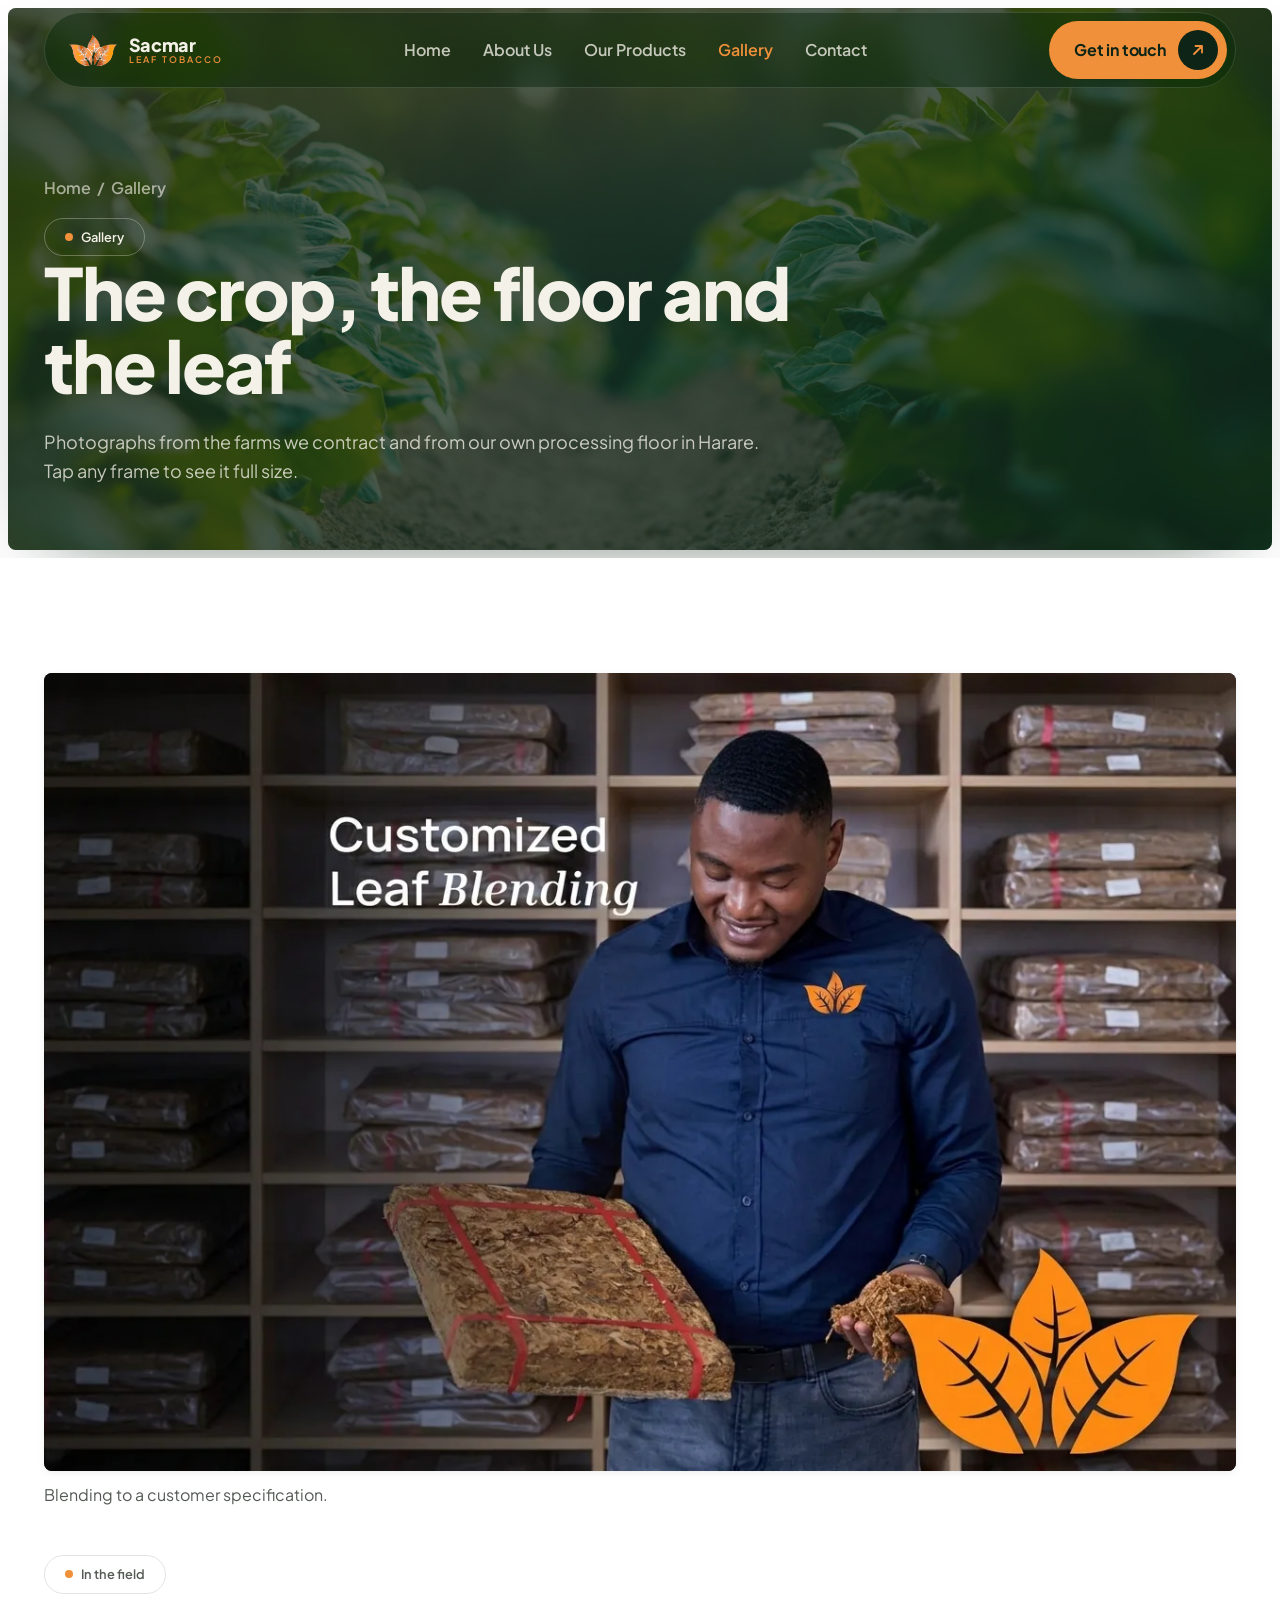
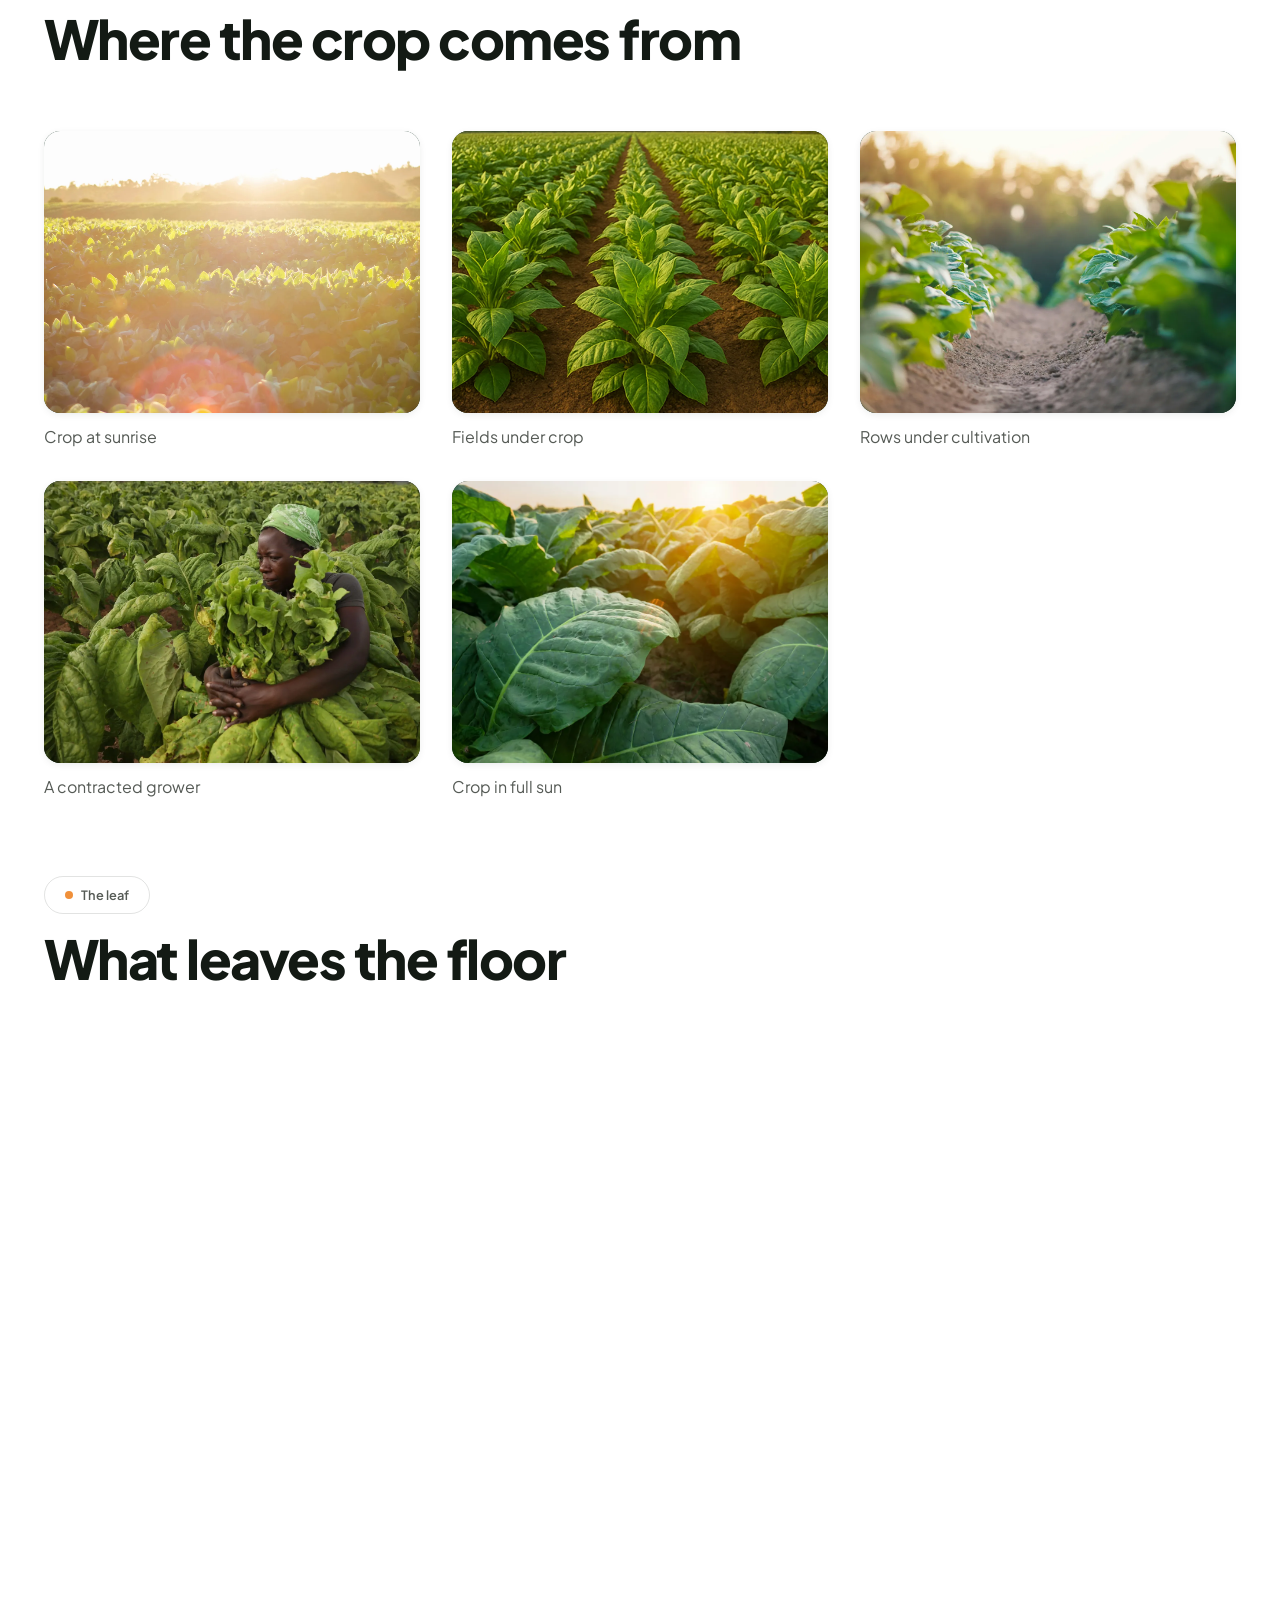
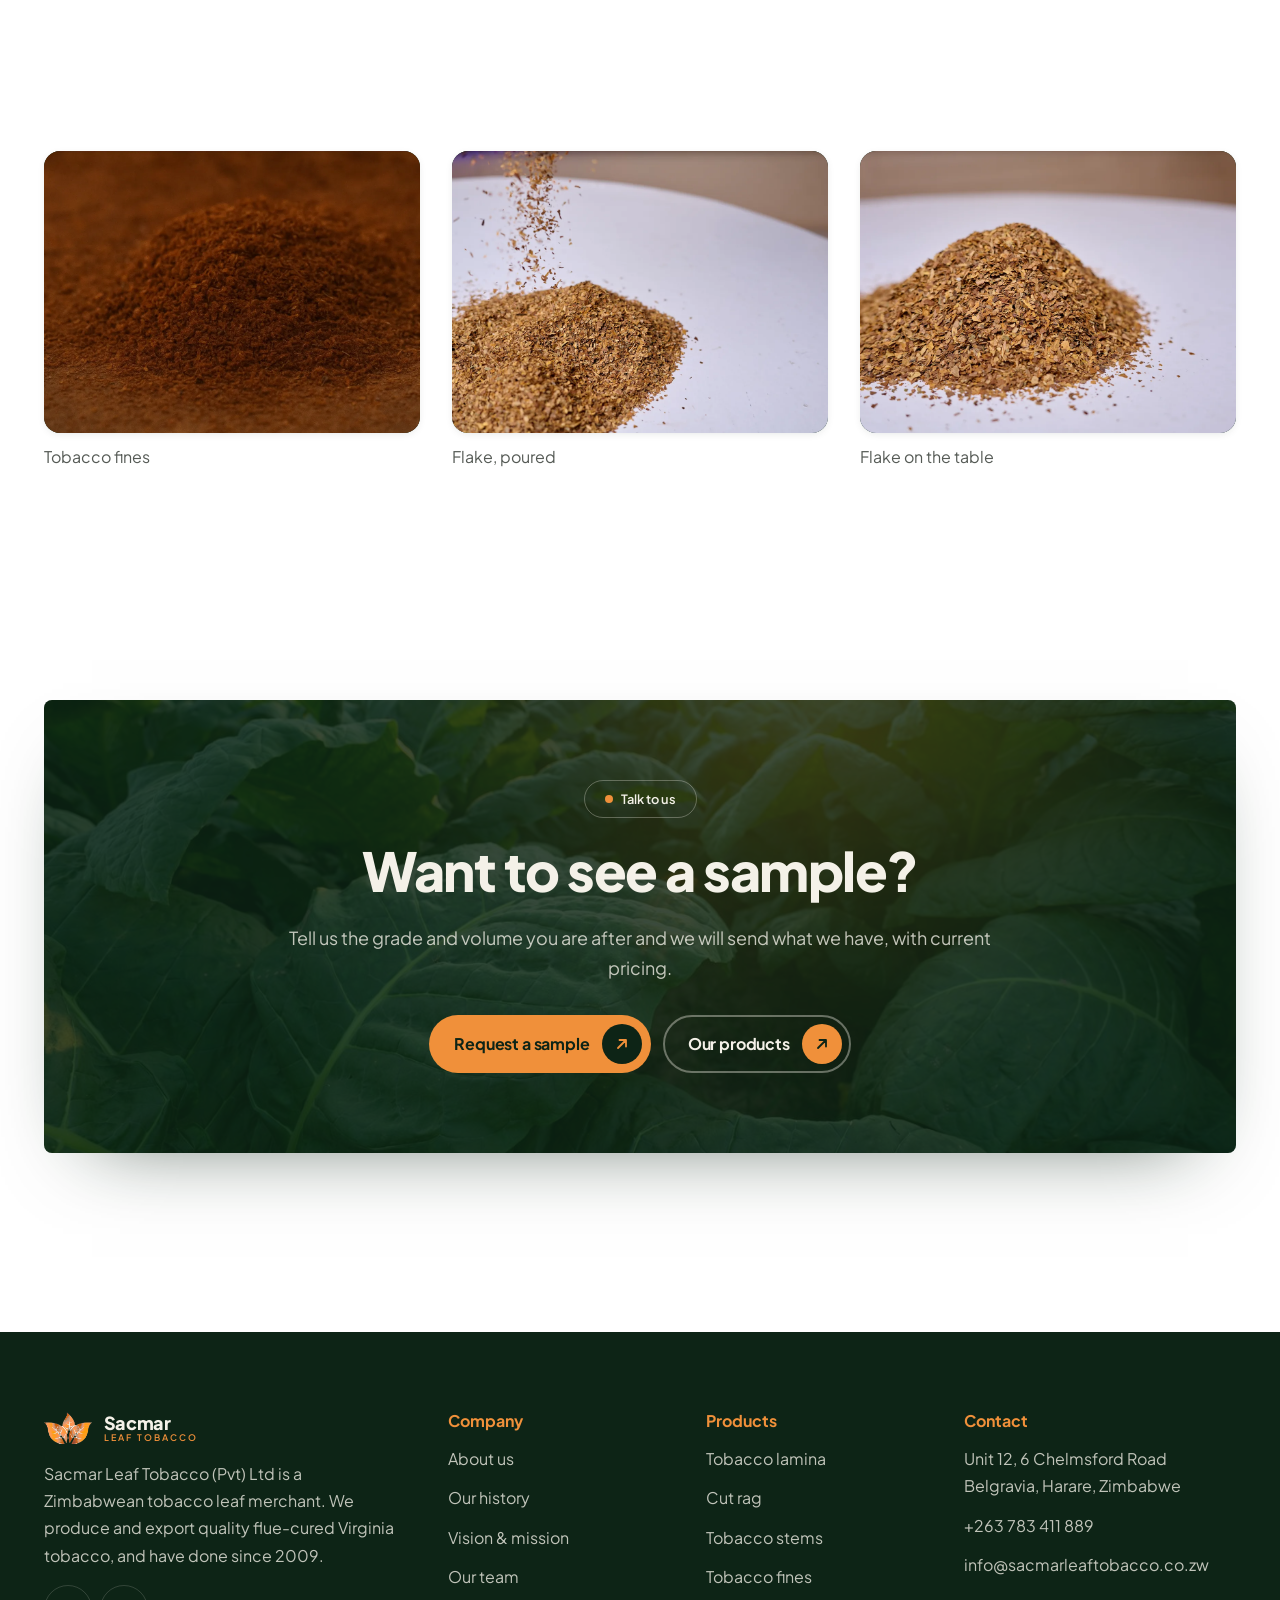
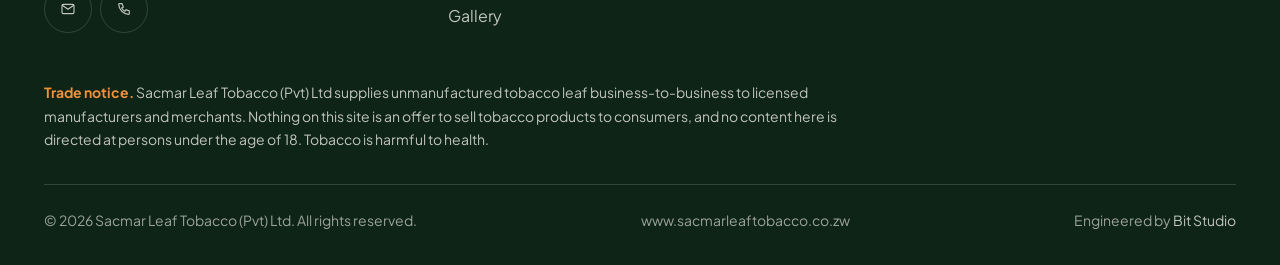
<file: gallery.html>
<!DOCTYPE html>
<html lang="en">
<head>
<meta charset="utf-8">
<meta name="viewport" content="width=device-width, initial-scale=1">
<title>Gallery | Sacmar Leaf Tobacco</title>
<meta name="description" content="Photographs of the Sacmar crop, our contracted growers and the leaf we ship: lamina, cut rag, stems, fines and flake.">
<meta name="theme-color" content="#0d2416">
<link rel="icon" href="assets/img/favicon.ico" sizes="any">
<link rel="icon" href="assets/img/favicon-32.png" type="image/png" sizes="32x32">
<link rel="apple-touch-icon" href="assets/img/apple-touch-icon.png">
<meta property="og:title" content="Gallery | Sacmar Leaf Tobacco">
<meta property="og:description" content="Photographs of the Sacmar crop, our contracted growers and the leaf we ship: lamina, cut rag, stems, fines and flake.">
<meta property="og:type" content="website">
<meta property="og:image" content="assets/img/og-image.png">
<meta name="twitter:card" content="summary_large_image">
<link rel="preconnect" href="https://fonts.googleapis.com">
<link rel="preconnect" href="https://fonts.gstatic.com" crossorigin>
<link href="https://fonts.googleapis.com/css2?family=Plus+Jakarta+Sans:wght@400;500;600;700;800&display=swap" rel="stylesheet">
<link rel="stylesheet" href="assets/css/styles.css">
</head>
<body>
<a class="skip-link" href="#main">Skip to content</a>

<header class="site-header">
  <div class="wrap">
    <div class="header-inner">
      <a class="brand" href="index.html" aria-label="Sacmar Leaf Tobacco home">
        <img class="brand__mark" src="assets/img/logo-light.png" alt="" width="51" height="34">
        <span class="brand__text">
          <span class="brand__name">Sacmar</span>
          <span class="brand__sub">LEAF TOBACCO</span>
        </span>
      </a>
      <nav class="nav" aria-label="Primary">
        <a href="index.html">Home</a>
        <a href="about.html">About Us</a>
        <a href="products.html">Our Products</a>
        <a href="gallery.html" aria-current="page">Gallery</a>
        <a href="contact.html">Contact</a>
      </nav>
      <a class="btn btn--ember header-cta" href="contact.html">Get in touch <span class="btn__ic"><svg width="14" height="14" viewBox="0 0 16 16" fill="none" aria-hidden="true"><path d="M4 12 12 4M12 4H5.5M12 4v6.5" stroke="currentColor" stroke-width="1.8" stroke-linecap="round" stroke-linejoin="round"/></svg></span></a>
      <button class="nav-toggle" type="button" aria-label="Menu" aria-expanded="false" aria-controls="mobile-nav"><span></span></button>
    </div>
  </div>
</header>

<nav class="mobile-nav" id="mobile-nav" aria-label="Mobile" aria-hidden="true">
  <a href="index.html">Home</a>
  <a href="about.html">About Us</a>
  <a href="products.html">Our Products</a>
  <a href="gallery.html">Gallery</a>
  <a href="contact.html">Contact</a>
  <a class="btn btn--ember" href="contact.html">Get in touch <span class="btn__ic"><svg width="14" height="14" viewBox="0 0 16 16" fill="none" aria-hidden="true"><path d="M4 12 12 4M12 4H5.5M12 4v6.5" stroke="currentColor" stroke-width="1.8" stroke-linecap="round" stroke-linejoin="round"/></svg></span></a>
</nav>

<main id="main">

<section class="page-top">
  <div class="page-top__panel">
    <img class="page-top__img" src="assets/img/photo/crop-rows.jpg" alt="" aria-hidden="true">
    <div class="page-top__body wrap">
      <p class="crumbs"><a href="index.html">Home</a> &nbsp;/&nbsp; Gallery</p>
      <p style="margin-top:1rem"><span class="pill pill--onDark">Gallery</span></p>
      <h1 class="h1">The crop, the floor and the leaf</h1>
      <p class="lede">Photographs from the farms we contract and from our own processing floor in Harare. Tap any frame to see it full size.</p>
    </div>
  </div>
</section>

<section class="section bg-paper" data-gallery>
  <div class="wrap">

    <figure class="gal-feature reveal">
      <a class="gal-feature__link" href="assets/img/photo/gal-blending.jpg" data-full="assets/img/photo/gal-blending.jpg" aria-label="Open larger: Blending to a customer specification">
        <picture>
          <source srcset="assets/img/photo/gal-blending.webp" type="image/webp">
          <img src="assets/img/photo/gal-blending.jpg" alt="A Sacmar blender holding a strapped bale of lamina in front of racked leaf" width="1264" height="846">
        </picture>
      </a>
      <figcaption class="gal__cap">Blending to a customer specification.</figcaption>
    </figure>

    <div class="sec-head">
      <div>
        <span class="pill reveal">In the field</span>
        <h2 class="h2 reveal" data-d="1" style="margin-top:1rem">Where the crop comes from</h2>
      </div>
    </div>
    <div class="gal">
      <figure class="gal__fig reveal">
        <a class="gal__link" href="assets/img/photo/hero-field.jpg" data-full="assets/img/photo/hero-field.jpg" aria-label="Open larger: Crop at sunrise">
          <picture>
            <source srcset="assets/img/photo/hero-field.webp" type="image/webp">
            <img src="assets/img/photo/hero-field.jpg" alt="Tobacco crop at sunrise in Zimbabwe" loading="lazy" width="2000" height="1125">
          </picture>
          <span class="gal__ic"><svg width="20" height="20" viewBox="0 0 24 24" fill="none" stroke="currentColor" stroke-width="1.8" stroke-linecap="round" aria-hidden="true"><circle cx="11" cy="11" r="6.5"/><path d="M15.8 15.8 21 21M11 8.5v5M8.5 11h5"/></svg></span>
        </a>
        <figcaption class="gal__cap">Crop at sunrise</figcaption>
      </figure>
      <figure class="gal__fig reveal" data-d="1">
        <a class="gal__link" href="assets/img/photo/field-rows.jpg" data-full="assets/img/photo/field-rows.jpg" aria-label="Open larger: Fields under crop">
          <picture>
            <source srcset="assets/img/photo/field-rows.webp" type="image/webp">
            <img src="assets/img/photo/field-rows.jpg" alt="Tobacco fields in Zimbabwe" loading="lazy" width="1700" height="956">
          </picture>
          <span class="gal__ic"><svg width="20" height="20" viewBox="0 0 24 24" fill="none" stroke="currentColor" stroke-width="1.8" stroke-linecap="round" aria-hidden="true"><circle cx="11" cy="11" r="6.5"/><path d="M15.8 15.8 21 21M11 8.5v5M8.5 11h5"/></svg></span>
        </a>
        <figcaption class="gal__cap">Fields under crop</figcaption>
      </figure>
      <figure class="gal__fig reveal" data-d="2">
        <a class="gal__link" href="assets/img/photo/crop-rows.jpg" data-full="assets/img/photo/crop-rows.jpg" aria-label="Open larger: Rows under cultivation">
          <picture>
            <source srcset="assets/img/photo/crop-rows.webp" type="image/webp">
            <img src="assets/img/photo/crop-rows.jpg" alt="Rows of tobacco under cultivation" loading="lazy" width="1400" height="1050">
          </picture>
          <span class="gal__ic"><svg width="20" height="20" viewBox="0 0 24 24" fill="none" stroke="currentColor" stroke-width="1.8" stroke-linecap="round" aria-hidden="true"><circle cx="11" cy="11" r="6.5"/><path d="M15.8 15.8 21 21M11 8.5v5M8.5 11h5"/></svg></span>
        </a>
        <figcaption class="gal__cap">Rows under cultivation</figcaption>
      </figure>
      <figure class="gal__fig reveal">
        <a class="gal__link" href="assets/img/photo/grower.jpg" data-full="assets/img/photo/grower.jpg" aria-label="Open larger: A contracted grower">
          <picture>
            <source srcset="assets/img/photo/grower.webp" type="image/webp">
            <img src="assets/img/photo/grower.jpg" alt="A contracted grower among the tobacco crop" loading="lazy" width="1300" height="975">
          </picture>
          <span class="gal__ic"><svg width="20" height="20" viewBox="0 0 24 24" fill="none" stroke="currentColor" stroke-width="1.8" stroke-linecap="round" aria-hidden="true"><circle cx="11" cy="11" r="6.5"/><path d="M15.8 15.8 21 21M11 8.5v5M8.5 11h5"/></svg></span>
        </a>
        <figcaption class="gal__cap">A contracted grower</figcaption>
      </figure>
      <figure class="gal__fig reveal" data-d="1">
        <a class="gal__link" href="assets/img/photo/crop-sun.jpg" data-full="assets/img/photo/crop-sun.jpg" aria-label="Open larger: Crop in full sun">
          <picture>
            <source srcset="assets/img/photo/crop-sun.webp" type="image/webp">
            <img src="assets/img/photo/crop-sun.jpg" alt="Tobacco crop in sunlight" loading="lazy" width="1400" height="787">
          </picture>
          <span class="gal__ic"><svg width="20" height="20" viewBox="0 0 24 24" fill="none" stroke="currentColor" stroke-width="1.8" stroke-linecap="round" aria-hidden="true"><circle cx="11" cy="11" r="6.5"/><path d="M15.8 15.8 21 21M11 8.5v5M8.5 11h5"/></svg></span>
        </a>
        <figcaption class="gal__cap">Crop in full sun</figcaption>
      </figure>
    </div>

    <div class="sec-head" style="margin-top:clamp(3rem,6vw,5rem)">
      <div>
        <span class="pill reveal">The leaf</span>
        <h2 class="h2 reveal" data-d="1" style="margin-top:1rem">What leaves the floor</h2>
      </div>
    </div>
    <div class="gal">
      <figure class="gal__fig reveal">
        <a class="gal__link" href="assets/img/photo/prod-lamina.jpg" data-full="assets/img/photo/prod-lamina.jpg" aria-label="Open larger: Lamina, pressed and strapped">
          <picture>
            <source srcset="assets/img/photo/prod-lamina.webp" type="image/webp">
            <img src="assets/img/photo/prod-lamina.jpg" alt="Pressed bale of Sacmar tobacco lamina, red strapped" loading="lazy" width="1100" height="825">
          </picture>
          <span class="gal__ic"><svg width="20" height="20" viewBox="0 0 24 24" fill="none" stroke="currentColor" stroke-width="1.8" stroke-linecap="round" aria-hidden="true"><circle cx="11" cy="11" r="6.5"/><path d="M15.8 15.8 21 21M11 8.5v5M8.5 11h5"/></svg></span>
        </a>
        <figcaption class="gal__cap">Lamina, pressed and strapped</figcaption>
      </figure>
      <figure class="gal__fig reveal" data-d="1">
        <a class="gal__link" href="assets/img/photo/prod-lamina-alt.jpg" data-full="assets/img/photo/prod-lamina-alt.jpg" aria-label="Open larger: The same bale, side on">
          <picture>
            <source srcset="assets/img/photo/prod-lamina-alt.webp" type="image/webp">
            <img src="assets/img/photo/prod-lamina-alt.jpg" alt="Bale of Sacmar tobacco lamina from a second angle" loading="lazy" width="1100" height="825">
          </picture>
          <span class="gal__ic"><svg width="20" height="20" viewBox="0 0 24 24" fill="none" stroke="currentColor" stroke-width="1.8" stroke-linecap="round" aria-hidden="true"><circle cx="11" cy="11" r="6.5"/><path d="M15.8 15.8 21 21M11 8.5v5M8.5 11h5"/></svg></span>
        </a>
        <figcaption class="gal__cap">The same bale, side on</figcaption>
      </figure>
      <figure class="gal__fig reveal" data-d="2">
        <a class="gal__link" href="assets/img/photo/prod-cutrag.jpg" data-full="assets/img/photo/prod-cutrag.jpg" aria-label="Open larger: Cut rag on the table">
          <picture>
            <source srcset="assets/img/photo/prod-cutrag.webp" type="image/webp">
            <img src="assets/img/photo/prod-cutrag.jpg" alt="Sacmar cut rag on the sorting table" loading="lazy" width="1100" height="825">
          </picture>
          <span class="gal__ic"><svg width="20" height="20" viewBox="0 0 24 24" fill="none" stroke="currentColor" stroke-width="1.8" stroke-linecap="round" aria-hidden="true"><circle cx="11" cy="11" r="6.5"/><path d="M15.8 15.8 21 21M11 8.5v5M8.5 11h5"/></svg></span>
        </a>
        <figcaption class="gal__cap">Cut rag on the table</figcaption>
      </figure>
      <figure class="gal__fig reveal">
        <a class="gal__link" href="assets/img/photo/prod-cutrag-alt.jpg" data-full="assets/img/photo/prod-cutrag-alt.jpg" aria-label="Open larger: Cut rag, poured">
          <picture>
            <source srcset="assets/img/photo/prod-cutrag-alt.webp" type="image/webp">
            <img src="assets/img/photo/prod-cutrag-alt.jpg" alt="Sacmar cut rag being poured, showing the cut and fill" loading="lazy" width="1100" height="825">
          </picture>
          <span class="gal__ic"><svg width="20" height="20" viewBox="0 0 24 24" fill="none" stroke="currentColor" stroke-width="1.8" stroke-linecap="round" aria-hidden="true"><circle cx="11" cy="11" r="6.5"/><path d="M15.8 15.8 21 21M11 8.5v5M8.5 11h5"/></svg></span>
        </a>
        <figcaption class="gal__cap">Cut rag, poured</figcaption>
      </figure>
      <figure class="gal__fig reveal" data-d="1">
        <a class="gal__link" href="assets/img/photo/gal-cutrag-macro.jpg" data-full="assets/img/photo/gal-cutrag-macro.jpg" aria-label="Open larger: Cut leaf, close up">
          <picture>
            <source srcset="assets/img/photo/gal-cutrag-macro.webp" type="image/webp">
            <img src="assets/img/photo/gal-cutrag-macro.jpg" alt="Close view of cut tobacco strands" loading="lazy" width="495" height="371">
          </picture>
          <span class="gal__ic"><svg width="20" height="20" viewBox="0 0 24 24" fill="none" stroke="currentColor" stroke-width="1.8" stroke-linecap="round" aria-hidden="true"><circle cx="11" cy="11" r="6.5"/><path d="M15.8 15.8 21 21M11 8.5v5M8.5 11h5"/></svg></span>
        </a>
        <figcaption class="gal__cap">Cut leaf, close up</figcaption>
      </figure>
      <figure class="gal__fig reveal" data-d="2">
        <a class="gal__link" href="assets/img/photo/prod-stems.jpg" data-full="assets/img/photo/prod-stems.jpg" aria-label="Open larger: Tobacco stems">
          <picture>
            <source srcset="assets/img/photo/prod-stems.webp" type="image/webp">
            <img src="assets/img/photo/prod-stems.jpg" alt="Sacmar tobacco stems" loading="lazy" width="1100" height="825">
          </picture>
          <span class="gal__ic"><svg width="20" height="20" viewBox="0 0 24 24" fill="none" stroke="currentColor" stroke-width="1.8" stroke-linecap="round" aria-hidden="true"><circle cx="11" cy="11" r="6.5"/><path d="M15.8 15.8 21 21M11 8.5v5M8.5 11h5"/></svg></span>
        </a>
        <figcaption class="gal__cap">Tobacco stems</figcaption>
      </figure>
      <figure class="gal__fig reveal">
        <a class="gal__link" href="assets/img/photo/prod-fines.jpg" data-full="assets/img/photo/prod-fines.jpg" aria-label="Open larger: Tobacco fines">
          <picture>
            <source srcset="assets/img/photo/prod-fines.webp" type="image/webp">
            <img src="assets/img/photo/prod-fines.jpg" alt="Sacmar tobacco fines" loading="lazy" width="1100" height="825">
          </picture>
          <span class="gal__ic"><svg width="20" height="20" viewBox="0 0 24 24" fill="none" stroke="currentColor" stroke-width="1.8" stroke-linecap="round" aria-hidden="true"><circle cx="11" cy="11" r="6.5"/><path d="M15.8 15.8 21 21M11 8.5v5M8.5 11h5"/></svg></span>
        </a>
        <figcaption class="gal__cap">Tobacco fines</figcaption>
      </figure>
      <figure class="gal__fig reveal" data-d="1">
        <a class="gal__link" href="assets/img/photo/gal-flake-pour.jpg" data-full="assets/img/photo/gal-flake-pour.jpg" aria-label="Open larger: Flake, poured">
          <picture>
            <source srcset="assets/img/photo/gal-flake-pour.webp" type="image/webp">
            <img src="assets/img/photo/gal-flake-pour.jpg" alt="Tobacco flake being poured onto the table" loading="lazy" width="1100" height="825">
          </picture>
          <span class="gal__ic"><svg width="20" height="20" viewBox="0 0 24 24" fill="none" stroke="currentColor" stroke-width="1.8" stroke-linecap="round" aria-hidden="true"><circle cx="11" cy="11" r="6.5"/><path d="M15.8 15.8 21 21M11 8.5v5M8.5 11h5"/></svg></span>
        </a>
        <figcaption class="gal__cap">Flake, poured</figcaption>
      </figure>
      <figure class="gal__fig reveal" data-d="2">
        <a class="gal__link" href="assets/img/photo/gal-flake-pile.jpg" data-full="assets/img/photo/gal-flake-pile.jpg" aria-label="Open larger: Flake on the table">
          <picture>
            <source srcset="assets/img/photo/gal-flake-pile.webp" type="image/webp">
            <img src="assets/img/photo/gal-flake-pile.jpg" alt="A pile of tobacco flake on the table" loading="lazy" width="1100" height="825">
          </picture>
          <span class="gal__ic"><svg width="20" height="20" viewBox="0 0 24 24" fill="none" stroke="currentColor" stroke-width="1.8" stroke-linecap="round" aria-hidden="true"><circle cx="11" cy="11" r="6.5"/><path d="M15.8 15.8 21 21M11 8.5v5M8.5 11h5"/></svg></span>
        </a>
        <figcaption class="gal__cap">Flake on the table</figcaption>
      </figure>
    </div>

  </div>
</section>

<section class="section">
  <div class="wrap">
    <div class="cta reveal">
      <img class="cta__bg" src="assets/img/photo/crop-sun.jpg" alt="" aria-hidden="true" loading="lazy">
      <div class="cta__inner">
        <span class="pill pill--onDark">Talk to us</span>
        <h2 class="h2">Want to see a sample?</h2>
        <p class="lede">Tell us the grade and volume you are after and we will send what we have, with current pricing.</p>
        <div class="cta__actions">
          <a class="btn btn--ember" href="contact.html">Request a sample <span class="btn__ic"><svg width="14" height="14" viewBox="0 0 16 16" fill="none" aria-hidden="true"><path d="M4 12 12 4M12 4H5.5M12 4v6.5" stroke="currentColor" stroke-width="1.8" stroke-linecap="round" stroke-linejoin="round"/></svg></span></a>
          <a class="btn btn--outline" href="products.html">Our products <span class="btn__ic"><svg width="14" height="14" viewBox="0 0 16 16" fill="none" aria-hidden="true"><path d="M4 12 12 4M12 4H5.5M12 4v6.5" stroke="currentColor" stroke-width="1.8" stroke-linecap="round" stroke-linejoin="round"/></svg></span></a>
        </div>
      </div>
    </div>
  </div>
</section>

</main>

<footer class="site-footer">
  <div class="wrap">
    <div class="footer-grid">
      <div class="footer-brand">
        <a class="brand" href="index.html" aria-label="Sacmar Leaf Tobacco home">
        <img class="brand__mark" src="assets/img/logo-light.png" alt="" width="51" height="34">
        <span class="brand__text">
          <span class="brand__name">Sacmar</span>
          <span class="brand__sub">LEAF TOBACCO</span>
        </span>
      </a>
        <p>Sacmar Leaf Tobacco (Pvt) Ltd is a Zimbabwean tobacco leaf merchant. We produce and export quality flue-cured Virginia tobacco, and have done since 2009.</p>
        <div class="socials">
          <a href="mailto:info@sacmarleaftobacco.co.zw" aria-label="Email"><svg width="16" height="16" viewBox="0 0 24 24" fill="none" stroke="currentColor" stroke-width="1.7" aria-hidden="true"><rect x="3" y="5" width="18" height="14" rx="2"/><path d="m3.5 6.5 8.5 6 8.5-6"/></svg></a>
          <a href="tel:+263783411889" aria-label="Telephone"><svg width="16" height="16" viewBox="0 0 24 24" fill="none" stroke="currentColor" stroke-width="1.7" aria-hidden="true"><path d="M5 4h4l2 5-2.5 1.5a11 11 0 0 0 5 5L15 13l5 2v4a1 1 0 0 1-1.1 1A16 16 0 0 1 4 5.1 1 1 0 0 1 5 4Z"/></svg></a>
        </div>
      </div>

      <div class="footer-col">
        <h4>Company</h4>
        <ul>
          <li><a href="about.html">About us</a></li>
          <li><a href="about.html#history">Our history</a></li>
          <li><a href="about.html#vision">Vision &amp; mission</a></li>
          <li><a href="about.html#team">Our team</a></li>
          <li><a href="gallery.html">Gallery</a></li>
        </ul>
      </div>

      <div class="footer-col">
        <h4>Products</h4>
        <ul>
          <li><a href="product-lamina.html">Tobacco lamina</a></li>
          <li><a href="product-cut-rag.html">Cut rag</a></li>
          <li><a href="product-stems.html">Tobacco stems</a></li>
          <li><a href="product-fines.html">Tobacco fines</a></li>
        </ul>
      </div>

      <div class="footer-col">
        <h4>Contact</h4>
        <ul>
          <li><a href="https://www.google.com/maps/search/?api=1&amp;query=Unit+12+6+Chelmsford+Road+Belgravia+Harare+Zimbabwe" target="_blank" rel="noopener">Unit 12, 6 Chelmsford Road<br>Belgravia, Harare, Zimbabwe</a></li>
          <li><a href="tel:+263783411889">+263 783 411 889</a></li>
          <li><a href="mailto:info@sacmarleaftobacco.co.zw">info@sacmarleaftobacco.co.zw</a></li>
        </ul>
      </div>
    </div>

    <p class="footer-legal"><strong>Trade notice.</strong> Sacmar Leaf Tobacco (Pvt) Ltd supplies unmanufactured tobacco leaf business-to-business to licensed manufacturers and merchants. Nothing on this site is an offer to sell tobacco products to consumers, and no content here is directed at persons under the age of 18. Tobacco is harmful to health.</p>

    <div class="footer-bottom">
      <p>&copy; <span data-year>2026</span> Sacmar Leaf Tobacco (Pvt) Ltd. All rights reserved.</p>
      <p><a href="https://www.sacmarleaftobacco.co.zw" target="_blank" rel="noopener">www.sacmarleaftobacco.co.zw</a></p>
      <p class="footer-credit">Engineered by <a href="https://bitstudio.co.zw" target="_blank" rel="noopener">Bit Studio</a></p>
    </div>
  </div>
</footer>

<script src="assets/js/main.js" defer></script>
</body>
</html>
</file>
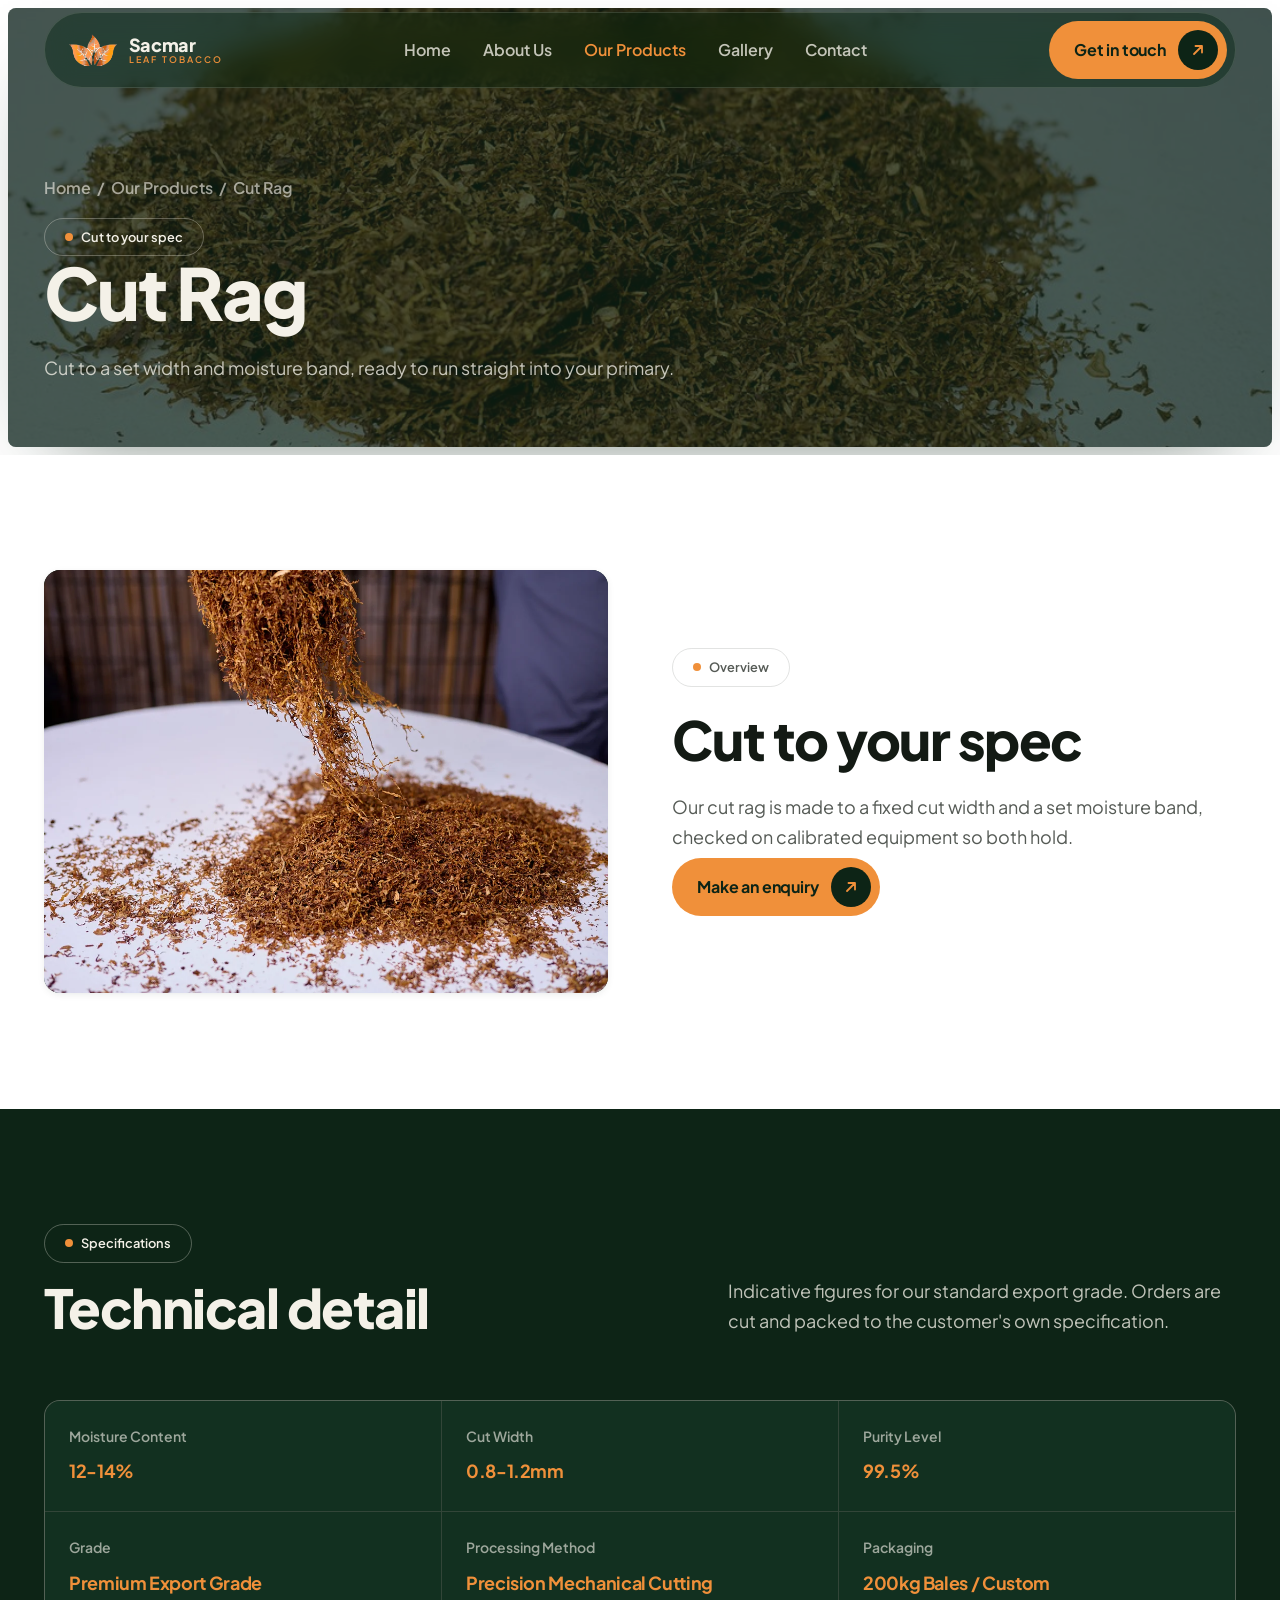
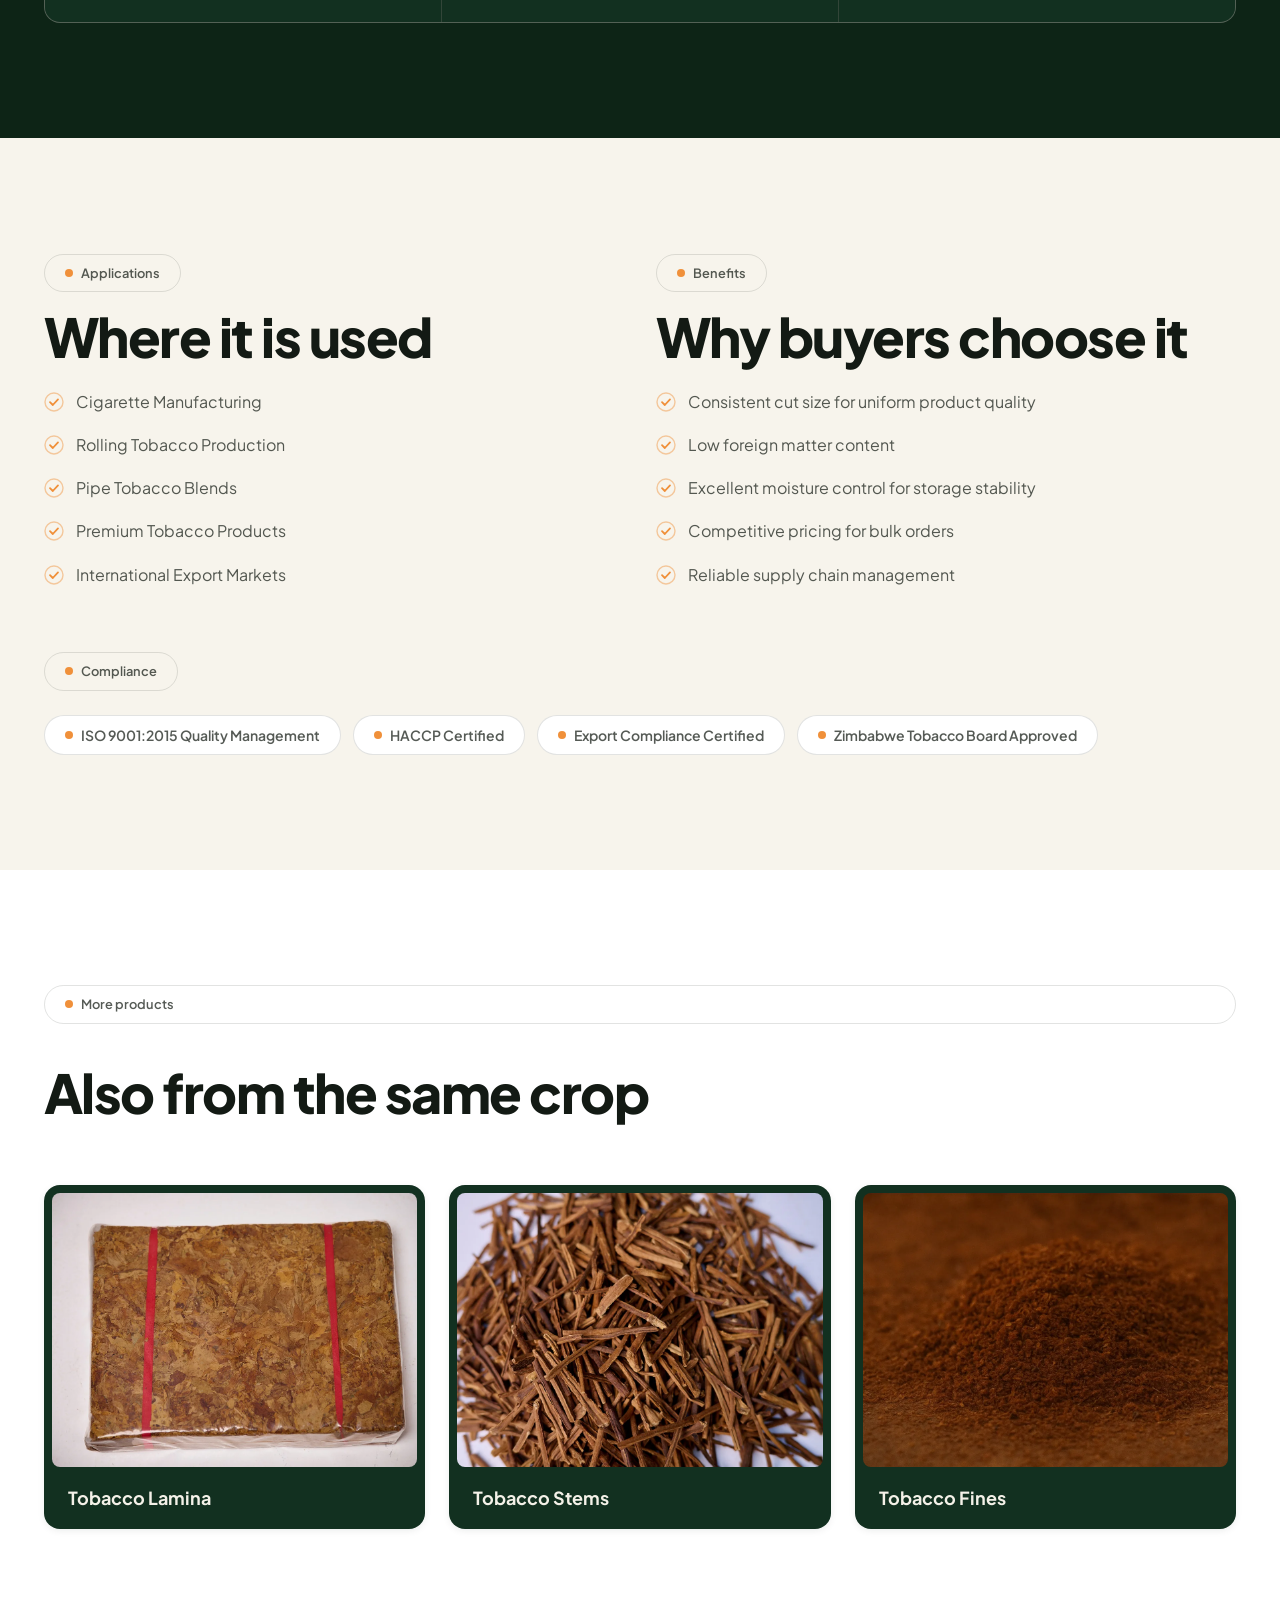
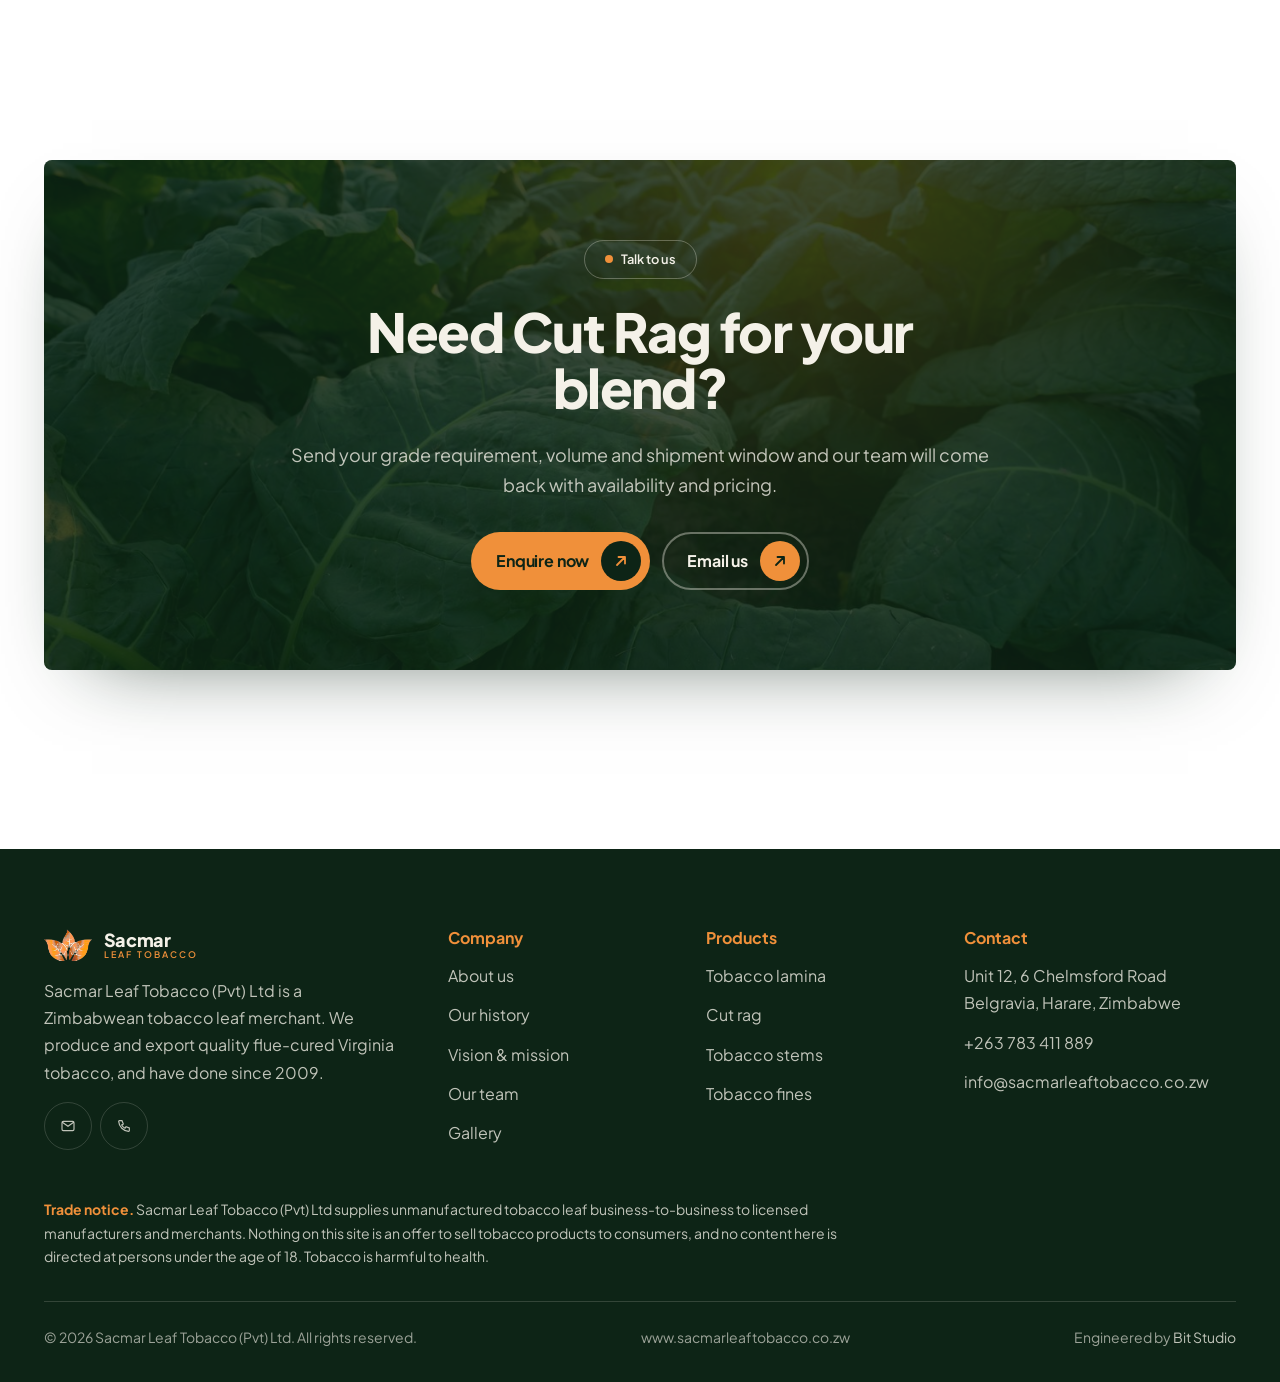
<file: product-cut-rag.html>
<!DOCTYPE html>
<html lang="en">
<head>
<meta charset="utf-8">
<meta name="viewport" content="width=device-width, initial-scale=1">
<title>Cut Rag | Sacmar Leaf Tobacco</title>
<meta name="description" content="Premium cut rag tobacco processed to meet the highest international quality standards. Our expertly cut tobacco delivers consistent quality and meets the demanding specifications o">
<meta name="theme-color" content="#0d2416">
<link rel="icon" href="assets/img/favicon.ico" sizes="any">
<link rel="icon" href="assets/img/favicon-32.png" type="image/png" sizes="32x32">
<link rel="apple-touch-icon" href="assets/img/apple-touch-icon.png">
<meta property="og:title" content="Cut Rag | Sacmar Leaf Tobacco">
<meta property="og:description" content="Premium cut rag tobacco processed to meet the highest international quality standards. Our expertly cut tobacco delivers consistent quality and meets the demanding specifications o">
<meta property="og:type" content="website">
<meta property="og:image" content="assets/img/og-image.png">
<meta name="twitter:card" content="summary_large_image">
<link rel="preconnect" href="https://fonts.googleapis.com">
<link rel="preconnect" href="https://fonts.gstatic.com" crossorigin>
<link href="https://fonts.googleapis.com/css2?family=Plus+Jakarta+Sans:wght@400;500;600;700;800&display=swap" rel="stylesheet">
<link rel="stylesheet" href="assets/css/styles.css">
</head>
<body>
<a class="skip-link" href="#main">Skip to content</a>

<header class="site-header">
  <div class="wrap">
    <div class="header-inner">
      <a class="brand" href="index.html" aria-label="Sacmar Leaf Tobacco home">
        <img class="brand__mark" src="assets/img/logo-light.png" alt="" width="51" height="34">
        <span class="brand__text">
          <span class="brand__name">Sacmar</span>
          <span class="brand__sub">LEAF TOBACCO</span>
        </span>
      </a>
      <nav class="nav" aria-label="Primary">
        <a href="index.html">Home</a>
        <a href="about.html">About Us</a>
        <a href="products.html" aria-current="page">Our Products</a>
        <a href="gallery.html">Gallery</a>
        <a href="contact.html">Contact</a>
      </nav>
      <a class="btn btn--ember header-cta" href="contact.html">Get in touch <span class="btn__ic"><svg width="14" height="14" viewBox="0 0 16 16" fill="none" aria-hidden="true"><path d="M4 12 12 4M12 4H5.5M12 4v6.5" stroke="currentColor" stroke-width="1.8" stroke-linecap="round" stroke-linejoin="round"/></svg></span></a>
      <button class="nav-toggle" type="button" aria-label="Menu" aria-expanded="false" aria-controls="mobile-nav"><span></span></button>
    </div>
  </div>
</header>

<nav class="mobile-nav" id="mobile-nav" aria-label="Mobile" aria-hidden="true">
  <a href="index.html">Home</a>
  <a href="about.html">About Us</a>
  <a href="products.html">Our Products</a>
  <a href="gallery.html">Gallery</a>
  <a href="contact.html">Contact</a>
  <a class="btn btn--ember" href="contact.html">Get in touch <span class="btn__ic"><svg width="14" height="14" viewBox="0 0 16 16" fill="none" aria-hidden="true"><path d="M4 12 12 4M12 4H5.5M12 4v6.5" stroke="currentColor" stroke-width="1.8" stroke-linecap="round" stroke-linejoin="round"/></svg></span></a>
</nav>

<main id="main">

<section class="page-top">
  <div class="page-top__panel">
    <img class="page-top__img" src="assets/img/photo/prod-cutrag.jpg" alt="" aria-hidden="true">
    <div class="page-top__body wrap">
      <p class="crumbs"><a href="index.html">Home</a> &nbsp;/&nbsp; <a href="products.html">Our Products</a> &nbsp;/&nbsp; Cut Rag</p>
      <p style="margin-top:1rem"><span class="pill pill--onDark">Cut to your spec</span></p>
      <h1 class="h1">Cut Rag</h1>
      <p class="lede">Cut to a set width and moisture band, ready to run straight into your primary.</p>
    </div>
  </div>
</section>

<section class="section bg-paper">
  <div class="wrap">
    <div class="split">
      <div class="split__media reveal" style="aspect-ratio:4/3">
        <picture>
          <source srcset="assets/img/photo/prod-cutrag-alt.webp" type="image/webp">
          <img src="assets/img/photo/prod-cutrag-alt.jpg" alt="Sacmar cut rag being poured, showing the cut and fill" width="1100" height="825">
        </picture>
      </div>
      <div class="split__body">
        <span class="pill reveal">Overview</span>
        <h2 class="h2 reveal" data-d="1">Cut to your spec</h2>
        <p class="lede reveal" data-d="2">Our cut rag is made to a fixed cut width and a set moisture band, checked on calibrated equipment so both hold.</p>
        <div class="reveal" data-d="3" style="display:flex;flex-wrap:wrap;gap:.8rem;margin-top:.4rem">
          <a class="btn btn--ember" href="contact.html?product=cutrag">Make an enquiry <span class="btn__ic"><svg width="14" height="14" viewBox="0 0 16 16" fill="none" aria-hidden="true"><path d="M4 12 12 4M12 4H5.5M12 4v6.5" stroke="currentColor" stroke-width="1.8" stroke-linecap="round" stroke-linejoin="round"/></svg></span></a>
        </div>
      </div>
    </div>
  </div>
</section>

<section class="section bg-green">
  <div class="wrap">
    <div class="sec-head sec-head--row">
      <div>
        <span class="pill pill--onDark reveal">Specifications</span>
        <h2 class="h2 reveal" data-d="1" style="margin-top:1rem">Technical detail</h2>
      </div>
      <p class="lede sec-head__aside reveal" data-d="2">Indicative figures for our standard export grade. Orders are cut and packed to the customer's own specification.</p>
    </div>
    <dl class="spectable reveal"><div><dt>Moisture Content</dt><dd>12-14%</dd></div><div><dt>Cut Width</dt><dd>0.8-1.2mm</dd></div><div><dt>Purity Level</dt><dd>99.5%</dd></div><div><dt>Grade</dt><dd>Premium Export Grade</dd></div><div><dt>Processing Method</dt><dd>Precision Mechanical Cutting</dd></div><div><dt>Packaging</dt><dd>200kg Bales / Custom</dd></div></dl>
  </div>
</section>

<section class="section bg-cream">
  <div class="wrap">
    <div class="grid grid--2">
      <div class="reveal">
        <span class="pill">Applications</span>
        <h2 class="h2" style="margin:1rem 0 1.4rem">Where it is used</h2>
        <ul class="checks"><li><svg width="20" height="20" viewBox="0 0 20 20" fill="none" aria-hidden="true"><circle cx="10" cy="10" r="9" stroke="currentColor" stroke-width="1.4" opacity=".45"/><path d="M6 10.2 8.8 13 14 7.4" stroke="currentColor" stroke-width="1.8" stroke-linecap="round" stroke-linejoin="round"/></svg><span>Cigarette Manufacturing</span></li><li><svg width="20" height="20" viewBox="0 0 20 20" fill="none" aria-hidden="true"><circle cx="10" cy="10" r="9" stroke="currentColor" stroke-width="1.4" opacity=".45"/><path d="M6 10.2 8.8 13 14 7.4" stroke="currentColor" stroke-width="1.8" stroke-linecap="round" stroke-linejoin="round"/></svg><span>Rolling Tobacco Production</span></li><li><svg width="20" height="20" viewBox="0 0 20 20" fill="none" aria-hidden="true"><circle cx="10" cy="10" r="9" stroke="currentColor" stroke-width="1.4" opacity=".45"/><path d="M6 10.2 8.8 13 14 7.4" stroke="currentColor" stroke-width="1.8" stroke-linecap="round" stroke-linejoin="round"/></svg><span>Pipe Tobacco Blends</span></li><li><svg width="20" height="20" viewBox="0 0 20 20" fill="none" aria-hidden="true"><circle cx="10" cy="10" r="9" stroke="currentColor" stroke-width="1.4" opacity=".45"/><path d="M6 10.2 8.8 13 14 7.4" stroke="currentColor" stroke-width="1.8" stroke-linecap="round" stroke-linejoin="round"/></svg><span>Premium Tobacco Products</span></li><li><svg width="20" height="20" viewBox="0 0 20 20" fill="none" aria-hidden="true"><circle cx="10" cy="10" r="9" stroke="currentColor" stroke-width="1.4" opacity=".45"/><path d="M6 10.2 8.8 13 14 7.4" stroke="currentColor" stroke-width="1.8" stroke-linecap="round" stroke-linejoin="round"/></svg><span>International Export Markets</span></li></ul>
      </div>
      <div class="reveal" data-d="1">
        <span class="pill">Benefits</span>
        <h2 class="h2" style="margin:1rem 0 1.4rem">Why buyers choose it</h2>
        <ul class="checks"><li><svg width="20" height="20" viewBox="0 0 20 20" fill="none" aria-hidden="true"><circle cx="10" cy="10" r="9" stroke="currentColor" stroke-width="1.4" opacity=".45"/><path d="M6 10.2 8.8 13 14 7.4" stroke="currentColor" stroke-width="1.8" stroke-linecap="round" stroke-linejoin="round"/></svg><span>Consistent cut size for uniform product quality</span></li><li><svg width="20" height="20" viewBox="0 0 20 20" fill="none" aria-hidden="true"><circle cx="10" cy="10" r="9" stroke="currentColor" stroke-width="1.4" opacity=".45"/><path d="M6 10.2 8.8 13 14 7.4" stroke="currentColor" stroke-width="1.8" stroke-linecap="round" stroke-linejoin="round"/></svg><span>Low foreign matter content</span></li><li><svg width="20" height="20" viewBox="0 0 20 20" fill="none" aria-hidden="true"><circle cx="10" cy="10" r="9" stroke="currentColor" stroke-width="1.4" opacity=".45"/><path d="M6 10.2 8.8 13 14 7.4" stroke="currentColor" stroke-width="1.8" stroke-linecap="round" stroke-linejoin="round"/></svg><span>Excellent moisture control for storage stability</span></li><li><svg width="20" height="20" viewBox="0 0 20 20" fill="none" aria-hidden="true"><circle cx="10" cy="10" r="9" stroke="currentColor" stroke-width="1.4" opacity=".45"/><path d="M6 10.2 8.8 13 14 7.4" stroke="currentColor" stroke-width="1.8" stroke-linecap="round" stroke-linejoin="round"/></svg><span>Competitive pricing for bulk orders</span></li><li><svg width="20" height="20" viewBox="0 0 20 20" fill="none" aria-hidden="true"><circle cx="10" cy="10" r="9" stroke="currentColor" stroke-width="1.4" opacity=".45"/><path d="M6 10.2 8.8 13 14 7.4" stroke="currentColor" stroke-width="1.8" stroke-linecap="round" stroke-linejoin="round"/></svg><span>Reliable supply chain management</span></li></ul>
      </div>
    </div>

    <div class="reveal" style="margin-top:clamp(2.5rem,5vw,4rem)">
      <span class="pill">Compliance</span>
      <ul class="certlist"><li class="certchip">ISO 9001:2015 Quality Management</li><li class="certchip">HACCP Certified</li><li class="certchip">Export Compliance Certified</li><li class="certchip">Zimbabwe Tobacco Board Approved</li></ul>
    </div>
  </div>
</section>

<section class="section bg-paper">
  <div class="wrap">
    <div class="sec-head">
      <span class="pill reveal">More products</span>
      <h2 class="h2 reveal" data-d="1" style="margin-top:1rem">Also from the same crop</h2>
    </div>
    <div class="otherprods reveal"><a class="otherprod" href="product-lamina.html"><picture><source srcset="assets/img/photo/prod-lamina.webp" type="image/webp"><img src="assets/img/photo/prod-lamina.jpg" alt="" loading="lazy" width="1100" height="825"></picture><span>Tobacco Lamina</span></a><a class="otherprod" href="product-stems.html"><picture><source srcset="assets/img/photo/prod-stems.webp" type="image/webp"><img src="assets/img/photo/prod-stems.jpg" alt="" loading="lazy" width="1100" height="825"></picture><span>Tobacco Stems</span></a><a class="otherprod" href="product-fines.html"><picture><source srcset="assets/img/photo/prod-fines.webp" type="image/webp"><img src="assets/img/photo/prod-fines.jpg" alt="" loading="lazy" width="1100" height="825"></picture><span>Tobacco Fines</span></a></div>
  </div>
</section>

<section class="section">
  <div class="wrap">
    <div class="cta reveal">
      <img class="cta__bg" src="assets/img/photo/crop-sun.jpg" alt="" aria-hidden="true" loading="lazy">
      <div class="cta__inner">
        <span class="pill pill--onDark">Talk to us</span>
        <h2 class="h2">Need Cut Rag for your blend?</h2>
        <p class="lede">Send your grade requirement, volume and shipment window and our team will come back with availability and pricing.</p>
        <div class="cta__actions">
          <a class="btn btn--ember" href="contact.html?product=cutrag">Enquire now <span class="btn__ic"><svg width="14" height="14" viewBox="0 0 16 16" fill="none" aria-hidden="true"><path d="M4 12 12 4M12 4H5.5M12 4v6.5" stroke="currentColor" stroke-width="1.8" stroke-linecap="round" stroke-linejoin="round"/></svg></span></a>
          <a class="btn btn--outline" href="mailto:info@sacmarleaftobacco.co.zw">Email us <span class="btn__ic"><svg width="14" height="14" viewBox="0 0 16 16" fill="none" aria-hidden="true"><path d="M4 12 12 4M12 4H5.5M12 4v6.5" stroke="currentColor" stroke-width="1.8" stroke-linecap="round" stroke-linejoin="round"/></svg></span></a>
        </div>
      </div>
    </div>
  </div>
</section>

</main>

<footer class="site-footer">
  <div class="wrap">
    <div class="footer-grid">
      <div class="footer-brand">
        <a class="brand" href="index.html" aria-label="Sacmar Leaf Tobacco home">
        <img class="brand__mark" src="assets/img/logo-light.png" alt="" width="51" height="34">
        <span class="brand__text">
          <span class="brand__name">Sacmar</span>
          <span class="brand__sub">LEAF TOBACCO</span>
        </span>
      </a>
        <p>Sacmar Leaf Tobacco (Pvt) Ltd is a Zimbabwean tobacco leaf merchant. We produce and export quality flue-cured Virginia tobacco, and have done since 2009.</p>
        <div class="socials">
          <a href="mailto:info@sacmarleaftobacco.co.zw" aria-label="Email"><svg width="16" height="16" viewBox="0 0 24 24" fill="none" stroke="currentColor" stroke-width="1.7" aria-hidden="true"><rect x="3" y="5" width="18" height="14" rx="2"/><path d="m3.5 6.5 8.5 6 8.5-6"/></svg></a>
          <a href="tel:+263783411889" aria-label="Telephone"><svg width="16" height="16" viewBox="0 0 24 24" fill="none" stroke="currentColor" stroke-width="1.7" aria-hidden="true"><path d="M5 4h4l2 5-2.5 1.5a11 11 0 0 0 5 5L15 13l5 2v4a1 1 0 0 1-1.1 1A16 16 0 0 1 4 5.1 1 1 0 0 1 5 4Z"/></svg></a>
        </div>
      </div>

      <div class="footer-col">
        <h4>Company</h4>
        <ul>
          <li><a href="about.html">About us</a></li>
          <li><a href="about.html#history">Our history</a></li>
          <li><a href="about.html#vision">Vision &amp; mission</a></li>
          <li><a href="about.html#team">Our team</a></li>
          <li><a href="gallery.html">Gallery</a></li>
        </ul>
      </div>

      <div class="footer-col">
        <h4>Products</h4>
        <ul>
          <li><a href="product-lamina.html">Tobacco lamina</a></li>
          <li><a href="product-cut-rag.html">Cut rag</a></li>
          <li><a href="product-stems.html">Tobacco stems</a></li>
          <li><a href="product-fines.html">Tobacco fines</a></li>
        </ul>
      </div>

      <div class="footer-col">
        <h4>Contact</h4>
        <ul>
          <li><a href="https://www.google.com/maps/search/?api=1&amp;query=Unit+12+6+Chelmsford+Road+Belgravia+Harare+Zimbabwe" target="_blank" rel="noopener">Unit 12, 6 Chelmsford Road<br>Belgravia, Harare, Zimbabwe</a></li>
          <li><a href="tel:+263783411889">+263 783 411 889</a></li>
          <li><a href="mailto:info@sacmarleaftobacco.co.zw">info@sacmarleaftobacco.co.zw</a></li>
        </ul>
      </div>
    </div>

    <p class="footer-legal"><strong>Trade notice.</strong> Sacmar Leaf Tobacco (Pvt) Ltd supplies unmanufactured tobacco leaf business-to-business to licensed manufacturers and merchants. Nothing on this site is an offer to sell tobacco products to consumers, and no content here is directed at persons under the age of 18. Tobacco is harmful to health.</p>

    <div class="footer-bottom">
      <p>&copy; <span data-year>2026</span> Sacmar Leaf Tobacco (Pvt) Ltd. All rights reserved.</p>
      <p><a href="https://www.sacmarleaftobacco.co.zw" target="_blank" rel="noopener">www.sacmarleaftobacco.co.zw</a></p>
      <p class="footer-credit">Engineered by <a href="https://bitstudio.co.zw" target="_blank" rel="noopener">Bit Studio</a></p>
    </div>
  </div>
</footer>

<script src="assets/js/main.js" defer></script>
</body>
</html>
</file>
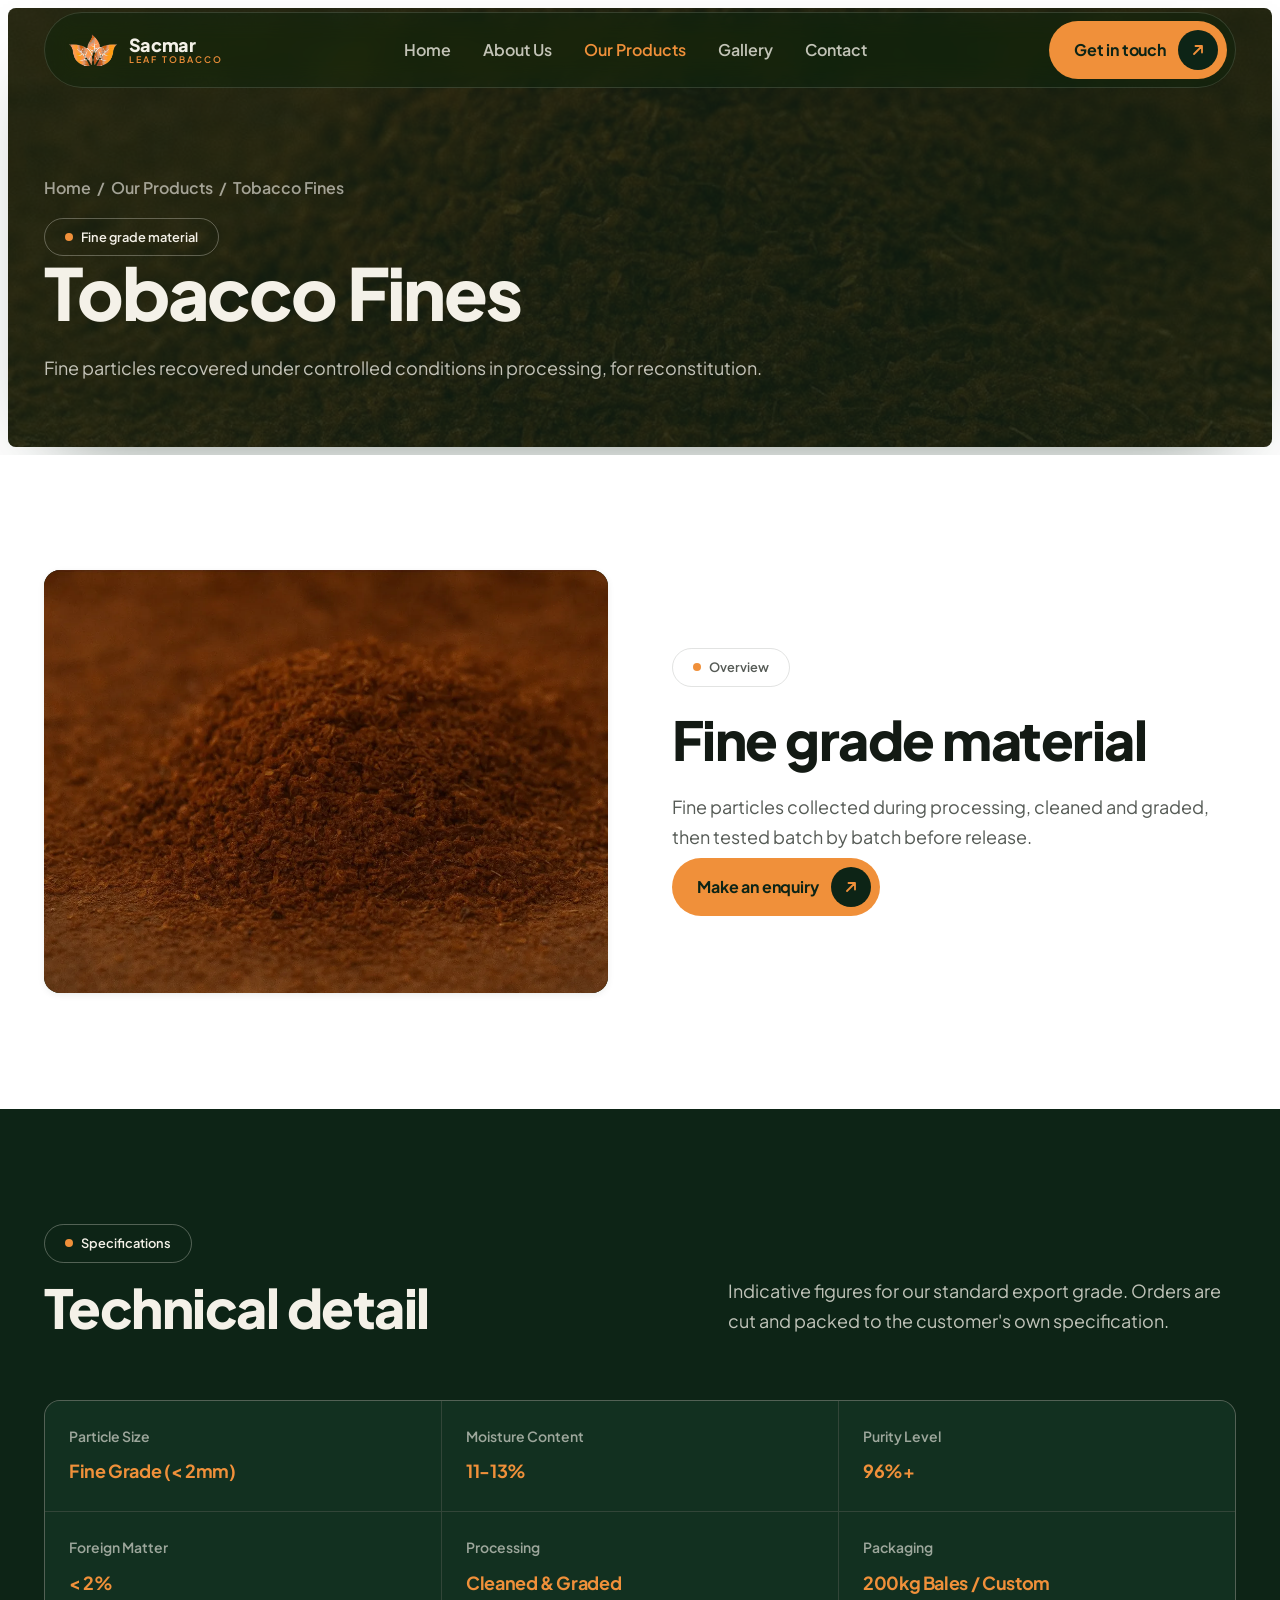
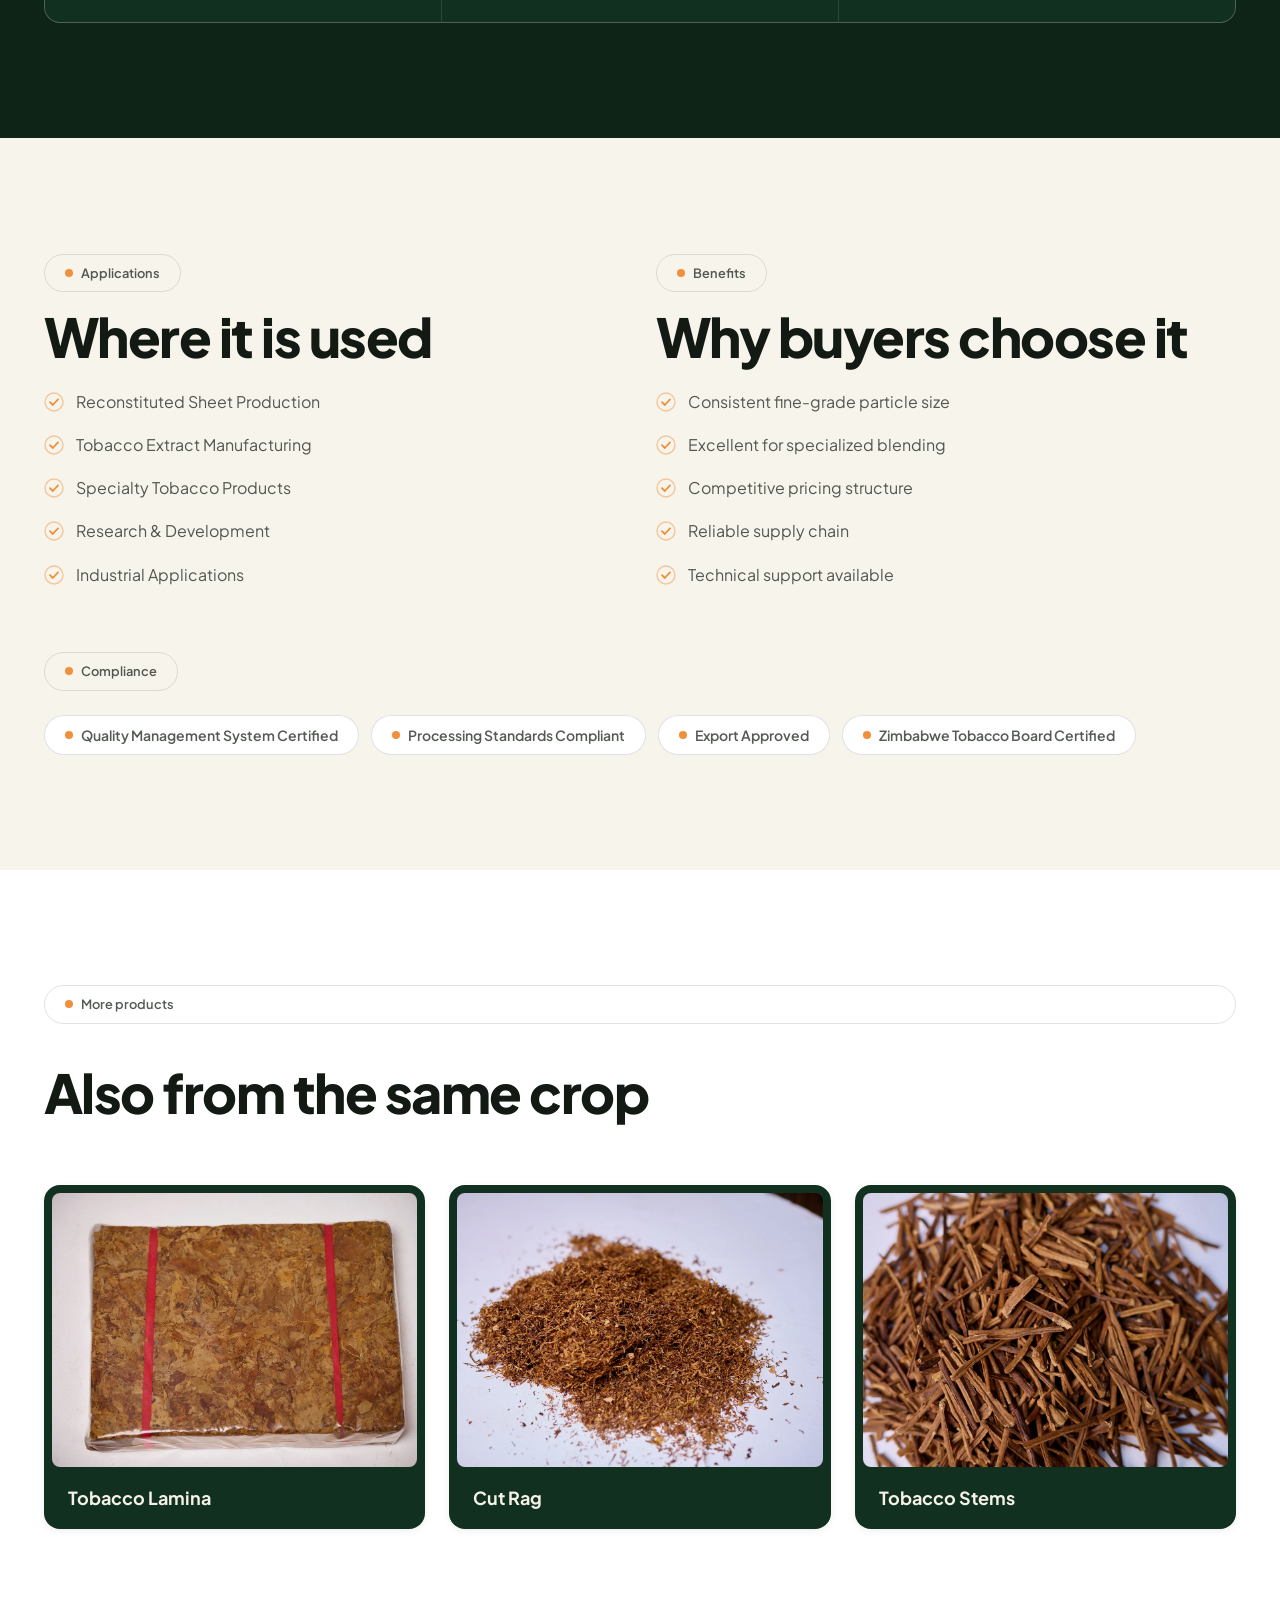
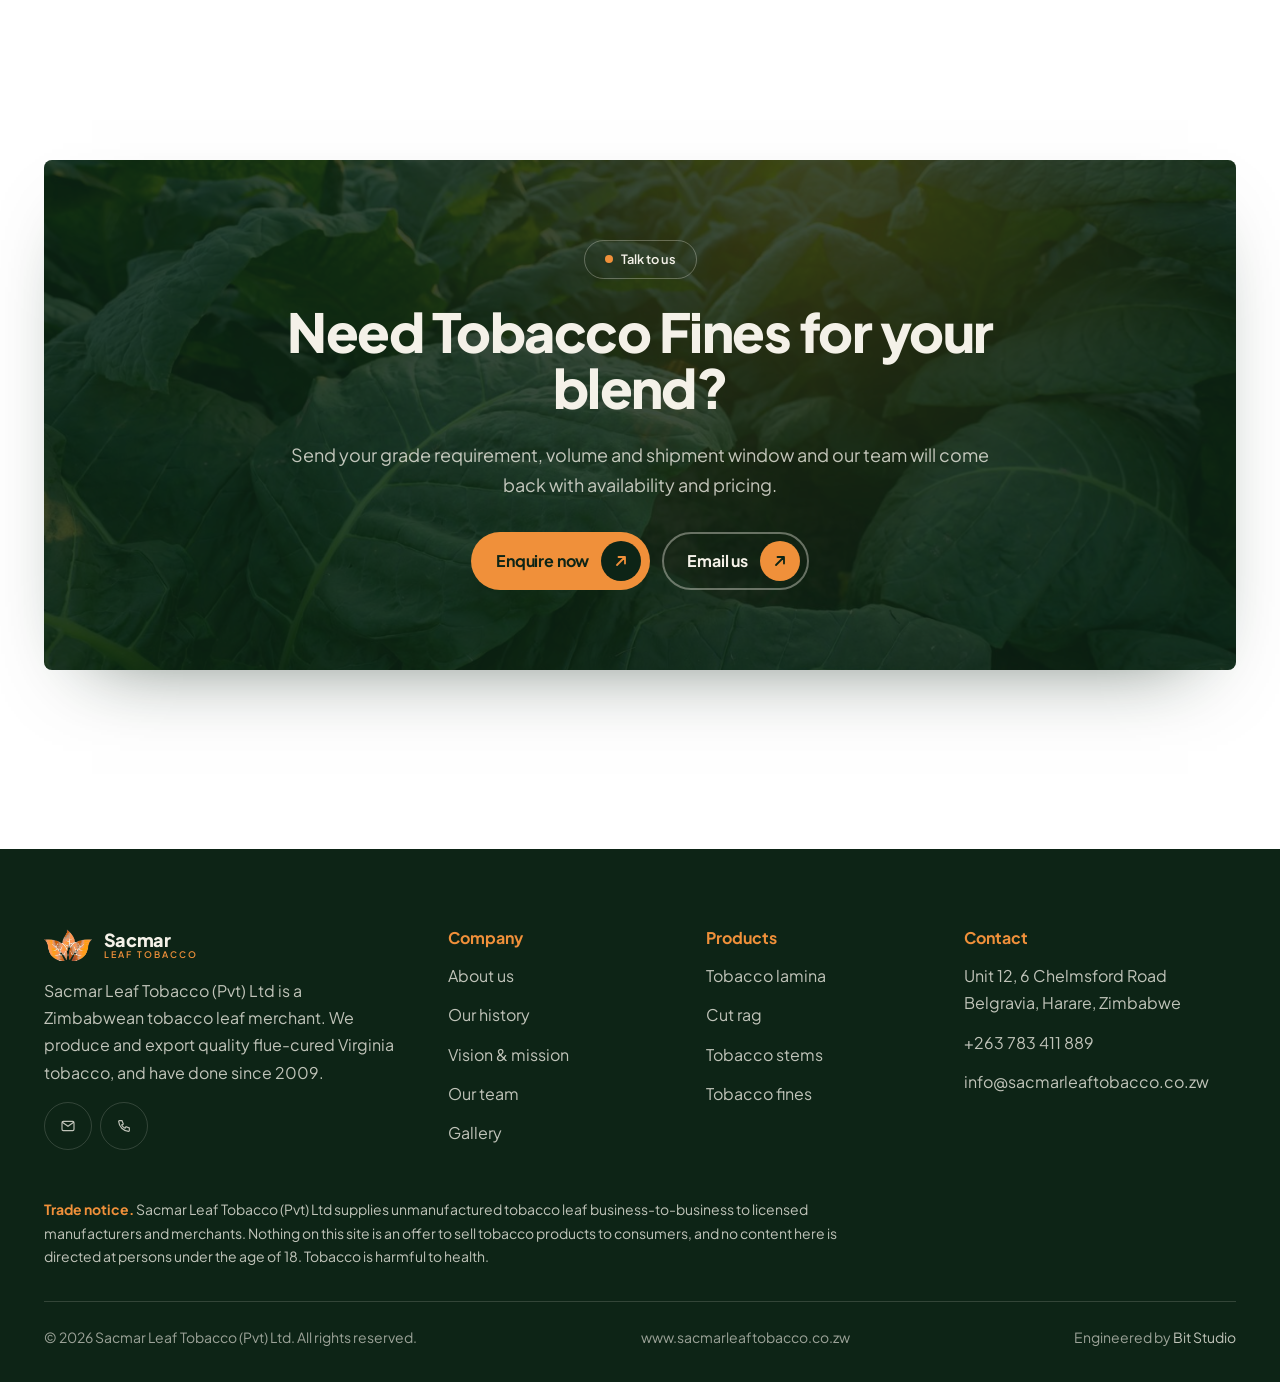
<file: product-fines.html>
<!DOCTYPE html>
<html lang="en">
<head>
<meta charset="utf-8">
<meta name="viewport" content="width=device-width, initial-scale=1">
<title>Tobacco Fines | Sacmar Leaf Tobacco</title>
<meta name="description" content="Premium fine-grade tobacco particles perfect for specialized manufacturing applications. Carefully collected and processed to maintain quality standards for various industrial and ">
<meta name="theme-color" content="#0d2416">
<link rel="icon" href="assets/img/favicon.ico" sizes="any">
<link rel="icon" href="assets/img/favicon-32.png" type="image/png" sizes="32x32">
<link rel="apple-touch-icon" href="assets/img/apple-touch-icon.png">
<meta property="og:title" content="Tobacco Fines | Sacmar Leaf Tobacco">
<meta property="og:description" content="Premium fine-grade tobacco particles perfect for specialized manufacturing applications. Carefully collected and processed to maintain quality standards for various industrial and ">
<meta property="og:type" content="website">
<meta property="og:image" content="assets/img/og-image.png">
<meta name="twitter:card" content="summary_large_image">
<link rel="preconnect" href="https://fonts.googleapis.com">
<link rel="preconnect" href="https://fonts.gstatic.com" crossorigin>
<link href="https://fonts.googleapis.com/css2?family=Plus+Jakarta+Sans:wght@400;500;600;700;800&display=swap" rel="stylesheet">
<link rel="stylesheet" href="assets/css/styles.css">
</head>
<body>
<a class="skip-link" href="#main">Skip to content</a>

<header class="site-header">
  <div class="wrap">
    <div class="header-inner">
      <a class="brand" href="index.html" aria-label="Sacmar Leaf Tobacco home">
        <img class="brand__mark" src="assets/img/logo-light.png" alt="" width="51" height="34">
        <span class="brand__text">
          <span class="brand__name">Sacmar</span>
          <span class="brand__sub">LEAF TOBACCO</span>
        </span>
      </a>
      <nav class="nav" aria-label="Primary">
        <a href="index.html">Home</a>
        <a href="about.html">About Us</a>
        <a href="products.html" aria-current="page">Our Products</a>
        <a href="gallery.html">Gallery</a>
        <a href="contact.html">Contact</a>
      </nav>
      <a class="btn btn--ember header-cta" href="contact.html">Get in touch <span class="btn__ic"><svg width="14" height="14" viewBox="0 0 16 16" fill="none" aria-hidden="true"><path d="M4 12 12 4M12 4H5.5M12 4v6.5" stroke="currentColor" stroke-width="1.8" stroke-linecap="round" stroke-linejoin="round"/></svg></span></a>
      <button class="nav-toggle" type="button" aria-label="Menu" aria-expanded="false" aria-controls="mobile-nav"><span></span></button>
    </div>
  </div>
</header>

<nav class="mobile-nav" id="mobile-nav" aria-label="Mobile" aria-hidden="true">
  <a href="index.html">Home</a>
  <a href="about.html">About Us</a>
  <a href="products.html">Our Products</a>
  <a href="gallery.html">Gallery</a>
  <a href="contact.html">Contact</a>
  <a class="btn btn--ember" href="contact.html">Get in touch <span class="btn__ic"><svg width="14" height="14" viewBox="0 0 16 16" fill="none" aria-hidden="true"><path d="M4 12 12 4M12 4H5.5M12 4v6.5" stroke="currentColor" stroke-width="1.8" stroke-linecap="round" stroke-linejoin="round"/></svg></span></a>
</nav>

<main id="main">

<section class="page-top">
  <div class="page-top__panel">
    <img class="page-top__img" src="assets/img/photo/prod-fines.jpg" alt="" aria-hidden="true">
    <div class="page-top__body wrap">
      <p class="crumbs"><a href="index.html">Home</a> &nbsp;/&nbsp; <a href="products.html">Our Products</a> &nbsp;/&nbsp; Tobacco Fines</p>
      <p style="margin-top:1rem"><span class="pill pill--onDark">Fine grade material</span></p>
      <h1 class="h1">Tobacco Fines</h1>
      <p class="lede">Fine particles recovered under controlled conditions in processing, for reconstitution.</p>
    </div>
  </div>
</section>

<section class="section bg-paper">
  <div class="wrap">
    <div class="split">
      <div class="split__media reveal" style="aspect-ratio:4/3">
        <picture>
          <source srcset="assets/img/photo/prod-fines.webp" type="image/webp">
          <img src="assets/img/photo/prod-fines.jpg" alt="Tobacco Fines" width="1100" height="825">
        </picture>
      </div>
      <div class="split__body">
        <span class="pill reveal">Overview</span>
        <h2 class="h2 reveal" data-d="1">Fine grade material</h2>
        <p class="lede reveal" data-d="2">Fine particles collected during processing, cleaned and graded, then tested batch by batch before release.</p>
        <div class="reveal" data-d="3" style="display:flex;flex-wrap:wrap;gap:.8rem;margin-top:.4rem">
          <a class="btn btn--ember" href="contact.html?product=fines">Make an enquiry <span class="btn__ic"><svg width="14" height="14" viewBox="0 0 16 16" fill="none" aria-hidden="true"><path d="M4 12 12 4M12 4H5.5M12 4v6.5" stroke="currentColor" stroke-width="1.8" stroke-linecap="round" stroke-linejoin="round"/></svg></span></a>
        </div>
      </div>
    </div>
  </div>
</section>

<section class="section bg-green">
  <div class="wrap">
    <div class="sec-head sec-head--row">
      <div>
        <span class="pill pill--onDark reveal">Specifications</span>
        <h2 class="h2 reveal" data-d="1" style="margin-top:1rem">Technical detail</h2>
      </div>
      <p class="lede sec-head__aside reveal" data-d="2">Indicative figures for our standard export grade. Orders are cut and packed to the customer's own specification.</p>
    </div>
    <dl class="spectable reveal"><div><dt>Particle Size</dt><dd>Fine Grade (< 2mm)</dd></div><div><dt>Moisture Content</dt><dd>11-13%</dd></div><div><dt>Purity Level</dt><dd>96%+</dd></div><div><dt>Foreign Matter</dt><dd>< 2%</dd></div><div><dt>Processing</dt><dd>Cleaned & Graded</dd></div><div><dt>Packaging</dt><dd>200kg Bales / Custom</dd></div></dl>
  </div>
</section>

<section class="section bg-cream">
  <div class="wrap">
    <div class="grid grid--2">
      <div class="reveal">
        <span class="pill">Applications</span>
        <h2 class="h2" style="margin:1rem 0 1.4rem">Where it is used</h2>
        <ul class="checks"><li><svg width="20" height="20" viewBox="0 0 20 20" fill="none" aria-hidden="true"><circle cx="10" cy="10" r="9" stroke="currentColor" stroke-width="1.4" opacity=".45"/><path d="M6 10.2 8.8 13 14 7.4" stroke="currentColor" stroke-width="1.8" stroke-linecap="round" stroke-linejoin="round"/></svg><span>Reconstituted Sheet Production</span></li><li><svg width="20" height="20" viewBox="0 0 20 20" fill="none" aria-hidden="true"><circle cx="10" cy="10" r="9" stroke="currentColor" stroke-width="1.4" opacity=".45"/><path d="M6 10.2 8.8 13 14 7.4" stroke="currentColor" stroke-width="1.8" stroke-linecap="round" stroke-linejoin="round"/></svg><span>Tobacco Extract Manufacturing</span></li><li><svg width="20" height="20" viewBox="0 0 20 20" fill="none" aria-hidden="true"><circle cx="10" cy="10" r="9" stroke="currentColor" stroke-width="1.4" opacity=".45"/><path d="M6 10.2 8.8 13 14 7.4" stroke="currentColor" stroke-width="1.8" stroke-linecap="round" stroke-linejoin="round"/></svg><span>Specialty Tobacco Products</span></li><li><svg width="20" height="20" viewBox="0 0 20 20" fill="none" aria-hidden="true"><circle cx="10" cy="10" r="9" stroke="currentColor" stroke-width="1.4" opacity=".45"/><path d="M6 10.2 8.8 13 14 7.4" stroke="currentColor" stroke-width="1.8" stroke-linecap="round" stroke-linejoin="round"/></svg><span>Research & Development</span></li><li><svg width="20" height="20" viewBox="0 0 20 20" fill="none" aria-hidden="true"><circle cx="10" cy="10" r="9" stroke="currentColor" stroke-width="1.4" opacity=".45"/><path d="M6 10.2 8.8 13 14 7.4" stroke="currentColor" stroke-width="1.8" stroke-linecap="round" stroke-linejoin="round"/></svg><span>Industrial Applications</span></li></ul>
      </div>
      <div class="reveal" data-d="1">
        <span class="pill">Benefits</span>
        <h2 class="h2" style="margin:1rem 0 1.4rem">Why buyers choose it</h2>
        <ul class="checks"><li><svg width="20" height="20" viewBox="0 0 20 20" fill="none" aria-hidden="true"><circle cx="10" cy="10" r="9" stroke="currentColor" stroke-width="1.4" opacity=".45"/><path d="M6 10.2 8.8 13 14 7.4" stroke="currentColor" stroke-width="1.8" stroke-linecap="round" stroke-linejoin="round"/></svg><span>Consistent fine-grade particle size</span></li><li><svg width="20" height="20" viewBox="0 0 20 20" fill="none" aria-hidden="true"><circle cx="10" cy="10" r="9" stroke="currentColor" stroke-width="1.4" opacity=".45"/><path d="M6 10.2 8.8 13 14 7.4" stroke="currentColor" stroke-width="1.8" stroke-linecap="round" stroke-linejoin="round"/></svg><span>Excellent for specialized blending</span></li><li><svg width="20" height="20" viewBox="0 0 20 20" fill="none" aria-hidden="true"><circle cx="10" cy="10" r="9" stroke="currentColor" stroke-width="1.4" opacity=".45"/><path d="M6 10.2 8.8 13 14 7.4" stroke="currentColor" stroke-width="1.8" stroke-linecap="round" stroke-linejoin="round"/></svg><span>Competitive pricing structure</span></li><li><svg width="20" height="20" viewBox="0 0 20 20" fill="none" aria-hidden="true"><circle cx="10" cy="10" r="9" stroke="currentColor" stroke-width="1.4" opacity=".45"/><path d="M6 10.2 8.8 13 14 7.4" stroke="currentColor" stroke-width="1.8" stroke-linecap="round" stroke-linejoin="round"/></svg><span>Reliable supply chain</span></li><li><svg width="20" height="20" viewBox="0 0 20 20" fill="none" aria-hidden="true"><circle cx="10" cy="10" r="9" stroke="currentColor" stroke-width="1.4" opacity=".45"/><path d="M6 10.2 8.8 13 14 7.4" stroke="currentColor" stroke-width="1.8" stroke-linecap="round" stroke-linejoin="round"/></svg><span>Technical support available</span></li></ul>
      </div>
    </div>

    <div class="reveal" style="margin-top:clamp(2.5rem,5vw,4rem)">
      <span class="pill">Compliance</span>
      <ul class="certlist"><li class="certchip">Quality Management System Certified</li><li class="certchip">Processing Standards Compliant</li><li class="certchip">Export Approved</li><li class="certchip">Zimbabwe Tobacco Board Certified</li></ul>
    </div>
  </div>
</section>

<section class="section bg-paper">
  <div class="wrap">
    <div class="sec-head">
      <span class="pill reveal">More products</span>
      <h2 class="h2 reveal" data-d="1" style="margin-top:1rem">Also from the same crop</h2>
    </div>
    <div class="otherprods reveal"><a class="otherprod" href="product-lamina.html"><picture><source srcset="assets/img/photo/prod-lamina.webp" type="image/webp"><img src="assets/img/photo/prod-lamina.jpg" alt="" loading="lazy" width="1100" height="825"></picture><span>Tobacco Lamina</span></a><a class="otherprod" href="product-cut-rag.html"><picture><source srcset="assets/img/photo/prod-cutrag.webp" type="image/webp"><img src="assets/img/photo/prod-cutrag.jpg" alt="" loading="lazy" width="1100" height="825"></picture><span>Cut Rag</span></a><a class="otherprod" href="product-stems.html"><picture><source srcset="assets/img/photo/prod-stems.webp" type="image/webp"><img src="assets/img/photo/prod-stems.jpg" alt="" loading="lazy" width="1100" height="825"></picture><span>Tobacco Stems</span></a></div>
  </div>
</section>

<section class="section">
  <div class="wrap">
    <div class="cta reveal">
      <img class="cta__bg" src="assets/img/photo/crop-sun.jpg" alt="" aria-hidden="true" loading="lazy">
      <div class="cta__inner">
        <span class="pill pill--onDark">Talk to us</span>
        <h2 class="h2">Need Tobacco Fines for your blend?</h2>
        <p class="lede">Send your grade requirement, volume and shipment window and our team will come back with availability and pricing.</p>
        <div class="cta__actions">
          <a class="btn btn--ember" href="contact.html?product=fines">Enquire now <span class="btn__ic"><svg width="14" height="14" viewBox="0 0 16 16" fill="none" aria-hidden="true"><path d="M4 12 12 4M12 4H5.5M12 4v6.5" stroke="currentColor" stroke-width="1.8" stroke-linecap="round" stroke-linejoin="round"/></svg></span></a>
          <a class="btn btn--outline" href="mailto:info@sacmarleaftobacco.co.zw">Email us <span class="btn__ic"><svg width="14" height="14" viewBox="0 0 16 16" fill="none" aria-hidden="true"><path d="M4 12 12 4M12 4H5.5M12 4v6.5" stroke="currentColor" stroke-width="1.8" stroke-linecap="round" stroke-linejoin="round"/></svg></span></a>
        </div>
      </div>
    </div>
  </div>
</section>

</main>

<footer class="site-footer">
  <div class="wrap">
    <div class="footer-grid">
      <div class="footer-brand">
        <a class="brand" href="index.html" aria-label="Sacmar Leaf Tobacco home">
        <img class="brand__mark" src="assets/img/logo-light.png" alt="" width="51" height="34">
        <span class="brand__text">
          <span class="brand__name">Sacmar</span>
          <span class="brand__sub">LEAF TOBACCO</span>
        </span>
      </a>
        <p>Sacmar Leaf Tobacco (Pvt) Ltd is a Zimbabwean tobacco leaf merchant. We produce and export quality flue-cured Virginia tobacco, and have done since 2009.</p>
        <div class="socials">
          <a href="mailto:info@sacmarleaftobacco.co.zw" aria-label="Email"><svg width="16" height="16" viewBox="0 0 24 24" fill="none" stroke="currentColor" stroke-width="1.7" aria-hidden="true"><rect x="3" y="5" width="18" height="14" rx="2"/><path d="m3.5 6.5 8.5 6 8.5-6"/></svg></a>
          <a href="tel:+263783411889" aria-label="Telephone"><svg width="16" height="16" viewBox="0 0 24 24" fill="none" stroke="currentColor" stroke-width="1.7" aria-hidden="true"><path d="M5 4h4l2 5-2.5 1.5a11 11 0 0 0 5 5L15 13l5 2v4a1 1 0 0 1-1.1 1A16 16 0 0 1 4 5.1 1 1 0 0 1 5 4Z"/></svg></a>
        </div>
      </div>

      <div class="footer-col">
        <h4>Company</h4>
        <ul>
          <li><a href="about.html">About us</a></li>
          <li><a href="about.html#history">Our history</a></li>
          <li><a href="about.html#vision">Vision &amp; mission</a></li>
          <li><a href="about.html#team">Our team</a></li>
          <li><a href="gallery.html">Gallery</a></li>
        </ul>
      </div>

      <div class="footer-col">
        <h4>Products</h4>
        <ul>
          <li><a href="product-lamina.html">Tobacco lamina</a></li>
          <li><a href="product-cut-rag.html">Cut rag</a></li>
          <li><a href="product-stems.html">Tobacco stems</a></li>
          <li><a href="product-fines.html">Tobacco fines</a></li>
        </ul>
      </div>

      <div class="footer-col">
        <h4>Contact</h4>
        <ul>
          <li><a href="https://www.google.com/maps/search/?api=1&amp;query=Unit+12+6+Chelmsford+Road+Belgravia+Harare+Zimbabwe" target="_blank" rel="noopener">Unit 12, 6 Chelmsford Road<br>Belgravia, Harare, Zimbabwe</a></li>
          <li><a href="tel:+263783411889">+263 783 411 889</a></li>
          <li><a href="mailto:info@sacmarleaftobacco.co.zw">info@sacmarleaftobacco.co.zw</a></li>
        </ul>
      </div>
    </div>

    <p class="footer-legal"><strong>Trade notice.</strong> Sacmar Leaf Tobacco (Pvt) Ltd supplies unmanufactured tobacco leaf business-to-business to licensed manufacturers and merchants. Nothing on this site is an offer to sell tobacco products to consumers, and no content here is directed at persons under the age of 18. Tobacco is harmful to health.</p>

    <div class="footer-bottom">
      <p>&copy; <span data-year>2026</span> Sacmar Leaf Tobacco (Pvt) Ltd. All rights reserved.</p>
      <p><a href="https://www.sacmarleaftobacco.co.zw" target="_blank" rel="noopener">www.sacmarleaftobacco.co.zw</a></p>
      <p class="footer-credit">Engineered by <a href="https://bitstudio.co.zw" target="_blank" rel="noopener">Bit Studio</a></p>
    </div>
  </div>
</footer>

<script src="assets/js/main.js" defer></script>
</body>
</html>
</file>
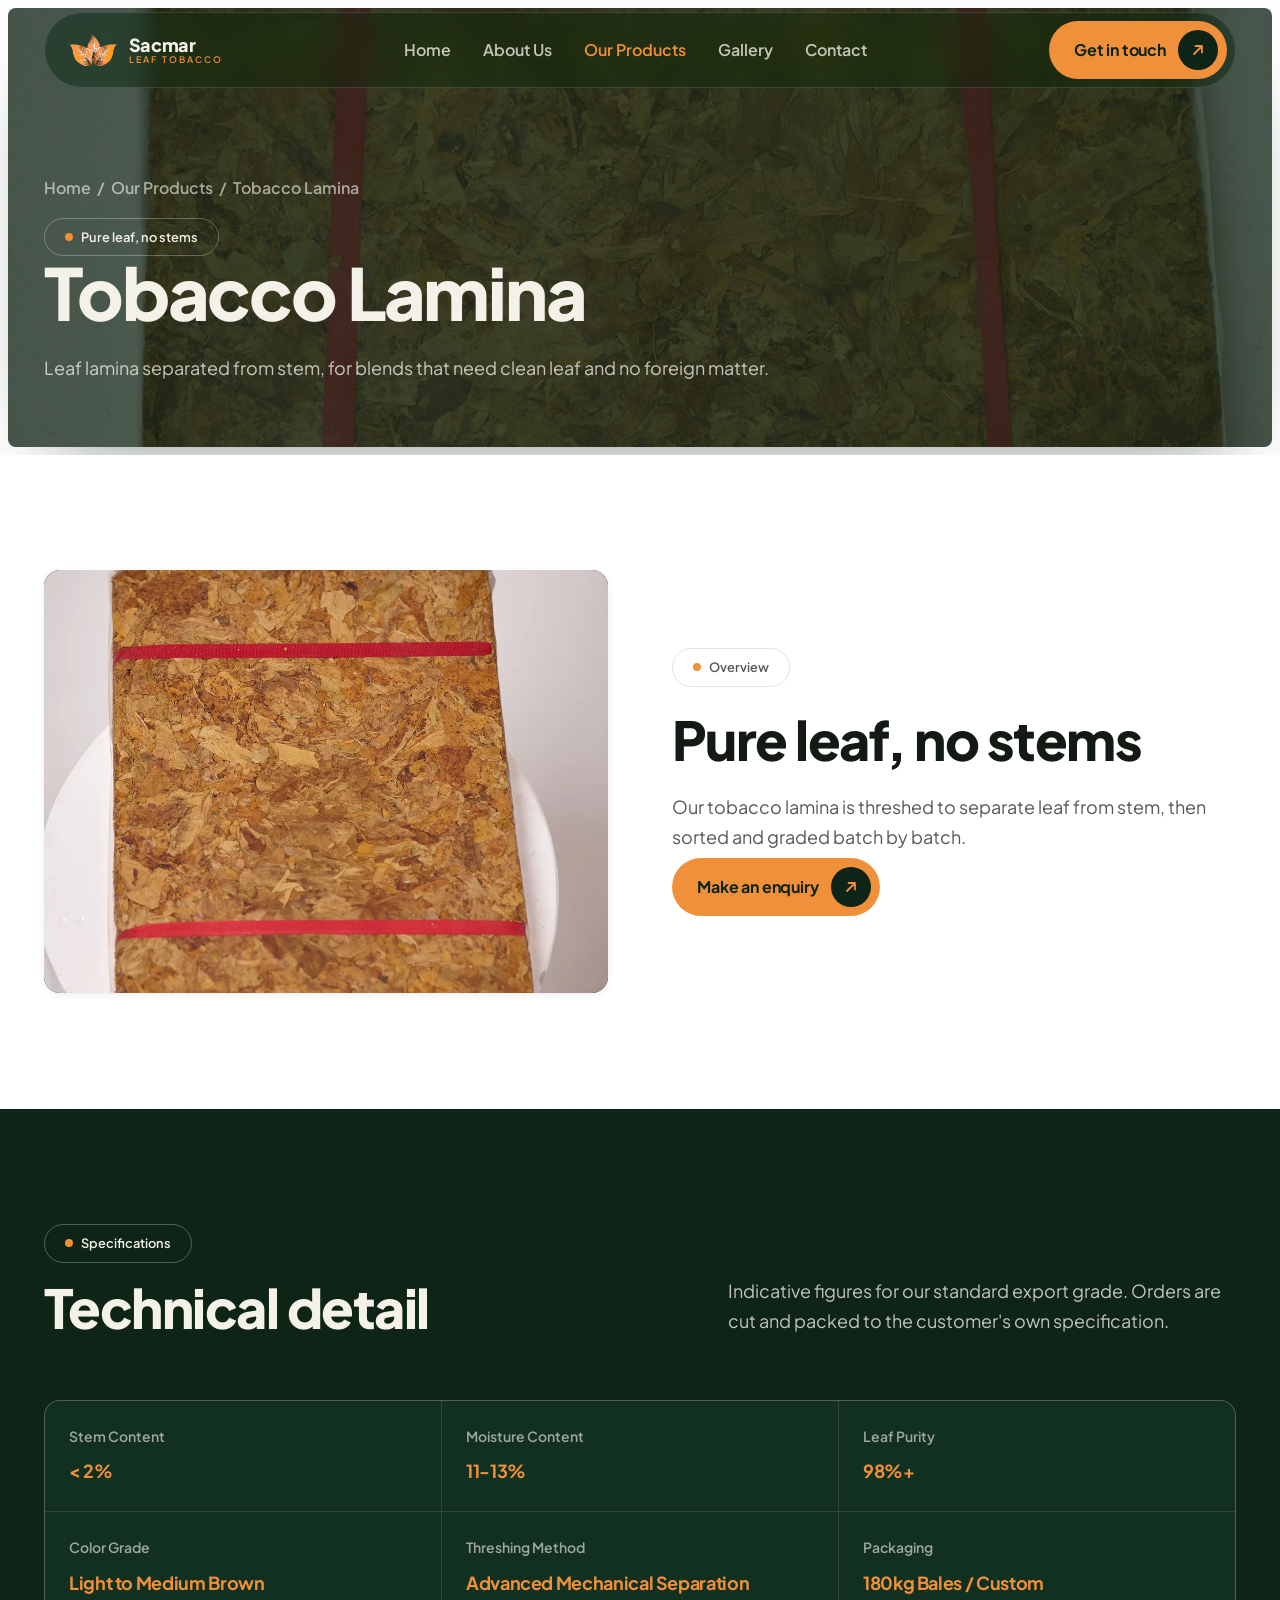
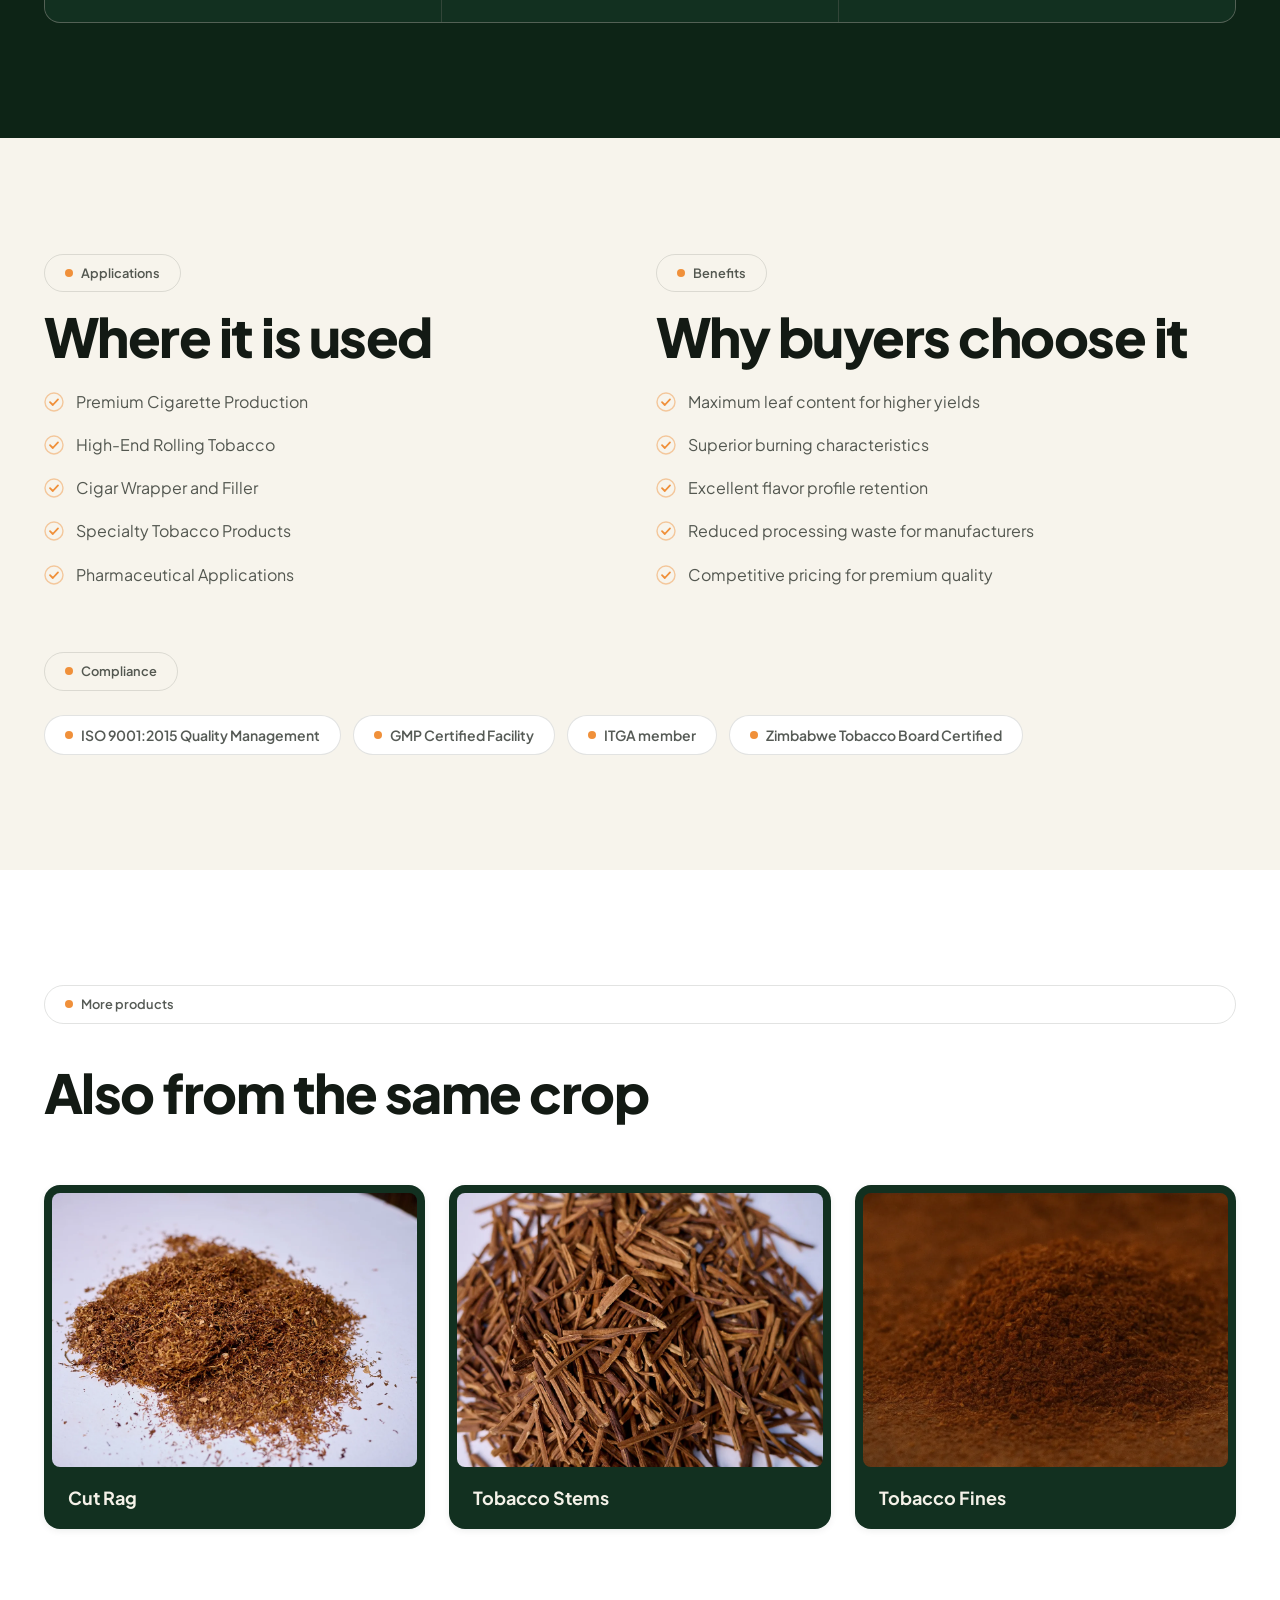
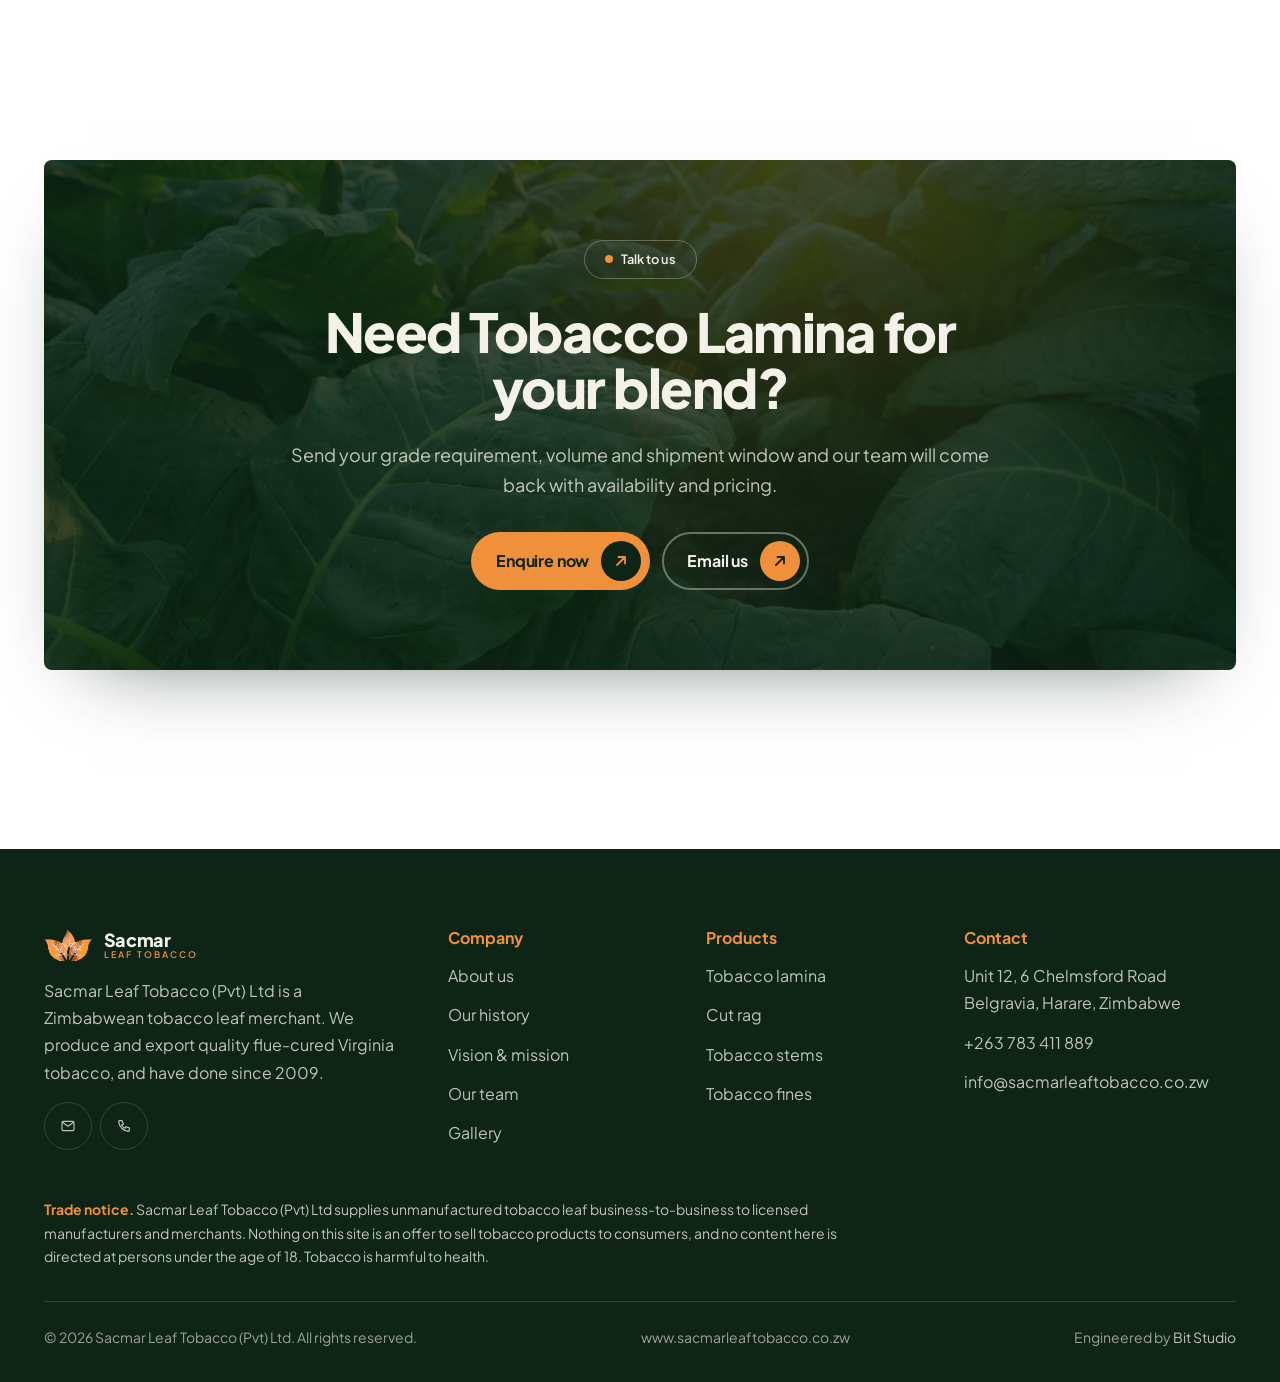
<file: product-lamina.html>
<!DOCTYPE html>
<html lang="en">
<head>
<meta charset="utf-8">
<meta name="viewport" content="width=device-width, initial-scale=1">
<title>Tobacco Lamina | Sacmar Leaf Tobacco</title>
<meta name="description" content="Pure tobacco leaf lamina, carefully separated from stems to provide the highest quality leaf material. Perfect for premium tobacco products requiring pure leaf content without stem">
<meta name="theme-color" content="#0d2416">
<link rel="icon" href="assets/img/favicon.ico" sizes="any">
<link rel="icon" href="assets/img/favicon-32.png" type="image/png" sizes="32x32">
<link rel="apple-touch-icon" href="assets/img/apple-touch-icon.png">
<meta property="og:title" content="Tobacco Lamina | Sacmar Leaf Tobacco">
<meta property="og:description" content="Pure tobacco leaf lamina, carefully separated from stems to provide the highest quality leaf material. Perfect for premium tobacco products requiring pure leaf content without stem">
<meta property="og:type" content="website">
<meta property="og:image" content="assets/img/og-image.png">
<meta name="twitter:card" content="summary_large_image">
<link rel="preconnect" href="https://fonts.googleapis.com">
<link rel="preconnect" href="https://fonts.gstatic.com" crossorigin>
<link href="https://fonts.googleapis.com/css2?family=Plus+Jakarta+Sans:wght@400;500;600;700;800&display=swap" rel="stylesheet">
<link rel="stylesheet" href="assets/css/styles.css">
</head>
<body>
<a class="skip-link" href="#main">Skip to content</a>

<header class="site-header">
  <div class="wrap">
    <div class="header-inner">
      <a class="brand" href="index.html" aria-label="Sacmar Leaf Tobacco home">
        <img class="brand__mark" src="assets/img/logo-light.png" alt="" width="51" height="34">
        <span class="brand__text">
          <span class="brand__name">Sacmar</span>
          <span class="brand__sub">LEAF TOBACCO</span>
        </span>
      </a>
      <nav class="nav" aria-label="Primary">
        <a href="index.html">Home</a>
        <a href="about.html">About Us</a>
        <a href="products.html" aria-current="page">Our Products</a>
        <a href="gallery.html">Gallery</a>
        <a href="contact.html">Contact</a>
      </nav>
      <a class="btn btn--ember header-cta" href="contact.html">Get in touch <span class="btn__ic"><svg width="14" height="14" viewBox="0 0 16 16" fill="none" aria-hidden="true"><path d="M4 12 12 4M12 4H5.5M12 4v6.5" stroke="currentColor" stroke-width="1.8" stroke-linecap="round" stroke-linejoin="round"/></svg></span></a>
      <button class="nav-toggle" type="button" aria-label="Menu" aria-expanded="false" aria-controls="mobile-nav"><span></span></button>
    </div>
  </div>
</header>

<nav class="mobile-nav" id="mobile-nav" aria-label="Mobile" aria-hidden="true">
  <a href="index.html">Home</a>
  <a href="about.html">About Us</a>
  <a href="products.html">Our Products</a>
  <a href="gallery.html">Gallery</a>
  <a href="contact.html">Contact</a>
  <a class="btn btn--ember" href="contact.html">Get in touch <span class="btn__ic"><svg width="14" height="14" viewBox="0 0 16 16" fill="none" aria-hidden="true"><path d="M4 12 12 4M12 4H5.5M12 4v6.5" stroke="currentColor" stroke-width="1.8" stroke-linecap="round" stroke-linejoin="round"/></svg></span></a>
</nav>

<main id="main">

<section class="page-top">
  <div class="page-top__panel">
    <img class="page-top__img" src="assets/img/photo/prod-lamina.jpg" alt="" aria-hidden="true">
    <div class="page-top__body wrap">
      <p class="crumbs"><a href="index.html">Home</a> &nbsp;/&nbsp; <a href="products.html">Our Products</a> &nbsp;/&nbsp; Tobacco Lamina</p>
      <p style="margin-top:1rem"><span class="pill pill--onDark">Pure leaf, no stems</span></p>
      <h1 class="h1">Tobacco Lamina</h1>
      <p class="lede">Leaf lamina separated from stem, for blends that need clean leaf and no foreign matter.</p>
    </div>
  </div>
</section>

<section class="section bg-paper">
  <div class="wrap">
    <div class="split">
      <div class="split__media reveal" style="aspect-ratio:4/3">
        <picture>
          <source srcset="assets/img/photo/prod-lamina-alt.webp" type="image/webp">
          <img src="assets/img/photo/prod-lamina-alt.jpg" alt="Pressed and strapped bale of Sacmar tobacco lamina" width="1100" height="825">
        </picture>
      </div>
      <div class="split__body">
        <span class="pill reveal">Overview</span>
        <h2 class="h2 reveal" data-d="1">Pure leaf, no stems</h2>
        <p class="lede reveal" data-d="2">Our tobacco lamina is threshed to separate leaf from stem, then sorted and graded batch by batch.</p>
        <div class="reveal" data-d="3" style="display:flex;flex-wrap:wrap;gap:.8rem;margin-top:.4rem">
          <a class="btn btn--ember" href="contact.html?product=lamina">Make an enquiry <span class="btn__ic"><svg width="14" height="14" viewBox="0 0 16 16" fill="none" aria-hidden="true"><path d="M4 12 12 4M12 4H5.5M12 4v6.5" stroke="currentColor" stroke-width="1.8" stroke-linecap="round" stroke-linejoin="round"/></svg></span></a>
        </div>
      </div>
    </div>
  </div>
</section>

<section class="section bg-green">
  <div class="wrap">
    <div class="sec-head sec-head--row">
      <div>
        <span class="pill pill--onDark reveal">Specifications</span>
        <h2 class="h2 reveal" data-d="1" style="margin-top:1rem">Technical detail</h2>
      </div>
      <p class="lede sec-head__aside reveal" data-d="2">Indicative figures for our standard export grade. Orders are cut and packed to the customer's own specification.</p>
    </div>
    <dl class="spectable reveal"><div><dt>Stem Content</dt><dd>< 2%</dd></div><div><dt>Moisture Content</dt><dd>11-13%</dd></div><div><dt>Leaf Purity</dt><dd>98%+</dd></div><div><dt>Color Grade</dt><dd>Light to Medium Brown</dd></div><div><dt>Threshing Method</dt><dd>Advanced Mechanical Separation</dd></div><div><dt>Packaging</dt><dd>180kg Bales / Custom</dd></div></dl>
  </div>
</section>

<section class="section bg-cream">
  <div class="wrap">
    <div class="grid grid--2">
      <div class="reveal">
        <span class="pill">Applications</span>
        <h2 class="h2" style="margin:1rem 0 1.4rem">Where it is used</h2>
        <ul class="checks"><li><svg width="20" height="20" viewBox="0 0 20 20" fill="none" aria-hidden="true"><circle cx="10" cy="10" r="9" stroke="currentColor" stroke-width="1.4" opacity=".45"/><path d="M6 10.2 8.8 13 14 7.4" stroke="currentColor" stroke-width="1.8" stroke-linecap="round" stroke-linejoin="round"/></svg><span>Premium Cigarette Production</span></li><li><svg width="20" height="20" viewBox="0 0 20 20" fill="none" aria-hidden="true"><circle cx="10" cy="10" r="9" stroke="currentColor" stroke-width="1.4" opacity=".45"/><path d="M6 10.2 8.8 13 14 7.4" stroke="currentColor" stroke-width="1.8" stroke-linecap="round" stroke-linejoin="round"/></svg><span>High-End Rolling Tobacco</span></li><li><svg width="20" height="20" viewBox="0 0 20 20" fill="none" aria-hidden="true"><circle cx="10" cy="10" r="9" stroke="currentColor" stroke-width="1.4" opacity=".45"/><path d="M6 10.2 8.8 13 14 7.4" stroke="currentColor" stroke-width="1.8" stroke-linecap="round" stroke-linejoin="round"/></svg><span>Cigar Wrapper and Filler</span></li><li><svg width="20" height="20" viewBox="0 0 20 20" fill="none" aria-hidden="true"><circle cx="10" cy="10" r="9" stroke="currentColor" stroke-width="1.4" opacity=".45"/><path d="M6 10.2 8.8 13 14 7.4" stroke="currentColor" stroke-width="1.8" stroke-linecap="round" stroke-linejoin="round"/></svg><span>Specialty Tobacco Products</span></li><li><svg width="20" height="20" viewBox="0 0 20 20" fill="none" aria-hidden="true"><circle cx="10" cy="10" r="9" stroke="currentColor" stroke-width="1.4" opacity=".45"/><path d="M6 10.2 8.8 13 14 7.4" stroke="currentColor" stroke-width="1.8" stroke-linecap="round" stroke-linejoin="round"/></svg><span>Pharmaceutical Applications</span></li></ul>
      </div>
      <div class="reveal" data-d="1">
        <span class="pill">Benefits</span>
        <h2 class="h2" style="margin:1rem 0 1.4rem">Why buyers choose it</h2>
        <ul class="checks"><li><svg width="20" height="20" viewBox="0 0 20 20" fill="none" aria-hidden="true"><circle cx="10" cy="10" r="9" stroke="currentColor" stroke-width="1.4" opacity=".45"/><path d="M6 10.2 8.8 13 14 7.4" stroke="currentColor" stroke-width="1.8" stroke-linecap="round" stroke-linejoin="round"/></svg><span>Maximum leaf content for higher yields</span></li><li><svg width="20" height="20" viewBox="0 0 20 20" fill="none" aria-hidden="true"><circle cx="10" cy="10" r="9" stroke="currentColor" stroke-width="1.4" opacity=".45"/><path d="M6 10.2 8.8 13 14 7.4" stroke="currentColor" stroke-width="1.8" stroke-linecap="round" stroke-linejoin="round"/></svg><span>Superior burning characteristics</span></li><li><svg width="20" height="20" viewBox="0 0 20 20" fill="none" aria-hidden="true"><circle cx="10" cy="10" r="9" stroke="currentColor" stroke-width="1.4" opacity=".45"/><path d="M6 10.2 8.8 13 14 7.4" stroke="currentColor" stroke-width="1.8" stroke-linecap="round" stroke-linejoin="round"/></svg><span>Excellent flavor profile retention</span></li><li><svg width="20" height="20" viewBox="0 0 20 20" fill="none" aria-hidden="true"><circle cx="10" cy="10" r="9" stroke="currentColor" stroke-width="1.4" opacity=".45"/><path d="M6 10.2 8.8 13 14 7.4" stroke="currentColor" stroke-width="1.8" stroke-linecap="round" stroke-linejoin="round"/></svg><span>Reduced processing waste for manufacturers</span></li><li><svg width="20" height="20" viewBox="0 0 20 20" fill="none" aria-hidden="true"><circle cx="10" cy="10" r="9" stroke="currentColor" stroke-width="1.4" opacity=".45"/><path d="M6 10.2 8.8 13 14 7.4" stroke="currentColor" stroke-width="1.8" stroke-linecap="round" stroke-linejoin="round"/></svg><span>Competitive pricing for premium quality</span></li></ul>
      </div>
    </div>

    <div class="reveal" style="margin-top:clamp(2.5rem,5vw,4rem)">
      <span class="pill">Compliance</span>
      <ul class="certlist"><li class="certchip">ISO 9001:2015 Quality Management</li><li class="certchip">GMP Certified Facility</li><li class="certchip">ITGA member</li><li class="certchip">Zimbabwe Tobacco Board Certified</li></ul>
    </div>
  </div>
</section>

<section class="section bg-paper">
  <div class="wrap">
    <div class="sec-head">
      <span class="pill reveal">More products</span>
      <h2 class="h2 reveal" data-d="1" style="margin-top:1rem">Also from the same crop</h2>
    </div>
    <div class="otherprods reveal"><a class="otherprod" href="product-cut-rag.html"><picture><source srcset="assets/img/photo/prod-cutrag.webp" type="image/webp"><img src="assets/img/photo/prod-cutrag.jpg" alt="" loading="lazy" width="1100" height="825"></picture><span>Cut Rag</span></a><a class="otherprod" href="product-stems.html"><picture><source srcset="assets/img/photo/prod-stems.webp" type="image/webp"><img src="assets/img/photo/prod-stems.jpg" alt="" loading="lazy" width="1100" height="825"></picture><span>Tobacco Stems</span></a><a class="otherprod" href="product-fines.html"><picture><source srcset="assets/img/photo/prod-fines.webp" type="image/webp"><img src="assets/img/photo/prod-fines.jpg" alt="" loading="lazy" width="1100" height="825"></picture><span>Tobacco Fines</span></a></div>
  </div>
</section>

<section class="section">
  <div class="wrap">
    <div class="cta reveal">
      <img class="cta__bg" src="assets/img/photo/crop-sun.jpg" alt="" aria-hidden="true" loading="lazy">
      <div class="cta__inner">
        <span class="pill pill--onDark">Talk to us</span>
        <h2 class="h2">Need Tobacco Lamina for your blend?</h2>
        <p class="lede">Send your grade requirement, volume and shipment window and our team will come back with availability and pricing.</p>
        <div class="cta__actions">
          <a class="btn btn--ember" href="contact.html?product=lamina">Enquire now <span class="btn__ic"><svg width="14" height="14" viewBox="0 0 16 16" fill="none" aria-hidden="true"><path d="M4 12 12 4M12 4H5.5M12 4v6.5" stroke="currentColor" stroke-width="1.8" stroke-linecap="round" stroke-linejoin="round"/></svg></span></a>
          <a class="btn btn--outline" href="mailto:info@sacmarleaftobacco.co.zw">Email us <span class="btn__ic"><svg width="14" height="14" viewBox="0 0 16 16" fill="none" aria-hidden="true"><path d="M4 12 12 4M12 4H5.5M12 4v6.5" stroke="currentColor" stroke-width="1.8" stroke-linecap="round" stroke-linejoin="round"/></svg></span></a>
        </div>
      </div>
    </div>
  </div>
</section>

</main>

<footer class="site-footer">
  <div class="wrap">
    <div class="footer-grid">
      <div class="footer-brand">
        <a class="brand" href="index.html" aria-label="Sacmar Leaf Tobacco home">
        <img class="brand__mark" src="assets/img/logo-light.png" alt="" width="51" height="34">
        <span class="brand__text">
          <span class="brand__name">Sacmar</span>
          <span class="brand__sub">LEAF TOBACCO</span>
        </span>
      </a>
        <p>Sacmar Leaf Tobacco (Pvt) Ltd is a Zimbabwean tobacco leaf merchant. We produce and export quality flue-cured Virginia tobacco, and have done since 2009.</p>
        <div class="socials">
          <a href="mailto:info@sacmarleaftobacco.co.zw" aria-label="Email"><svg width="16" height="16" viewBox="0 0 24 24" fill="none" stroke="currentColor" stroke-width="1.7" aria-hidden="true"><rect x="3" y="5" width="18" height="14" rx="2"/><path d="m3.5 6.5 8.5 6 8.5-6"/></svg></a>
          <a href="tel:+263783411889" aria-label="Telephone"><svg width="16" height="16" viewBox="0 0 24 24" fill="none" stroke="currentColor" stroke-width="1.7" aria-hidden="true"><path d="M5 4h4l2 5-2.5 1.5a11 11 0 0 0 5 5L15 13l5 2v4a1 1 0 0 1-1.1 1A16 16 0 0 1 4 5.1 1 1 0 0 1 5 4Z"/></svg></a>
        </div>
      </div>

      <div class="footer-col">
        <h4>Company</h4>
        <ul>
          <li><a href="about.html">About us</a></li>
          <li><a href="about.html#history">Our history</a></li>
          <li><a href="about.html#vision">Vision &amp; mission</a></li>
          <li><a href="about.html#team">Our team</a></li>
          <li><a href="gallery.html">Gallery</a></li>
        </ul>
      </div>

      <div class="footer-col">
        <h4>Products</h4>
        <ul>
          <li><a href="product-lamina.html">Tobacco lamina</a></li>
          <li><a href="product-cut-rag.html">Cut rag</a></li>
          <li><a href="product-stems.html">Tobacco stems</a></li>
          <li><a href="product-fines.html">Tobacco fines</a></li>
        </ul>
      </div>

      <div class="footer-col">
        <h4>Contact</h4>
        <ul>
          <li><a href="https://www.google.com/maps/search/?api=1&amp;query=Unit+12+6+Chelmsford+Road+Belgravia+Harare+Zimbabwe" target="_blank" rel="noopener">Unit 12, 6 Chelmsford Road<br>Belgravia, Harare, Zimbabwe</a></li>
          <li><a href="tel:+263783411889">+263 783 411 889</a></li>
          <li><a href="mailto:info@sacmarleaftobacco.co.zw">info@sacmarleaftobacco.co.zw</a></li>
        </ul>
      </div>
    </div>

    <p class="footer-legal"><strong>Trade notice.</strong> Sacmar Leaf Tobacco (Pvt) Ltd supplies unmanufactured tobacco leaf business-to-business to licensed manufacturers and merchants. Nothing on this site is an offer to sell tobacco products to consumers, and no content here is directed at persons under the age of 18. Tobacco is harmful to health.</p>

    <div class="footer-bottom">
      <p>&copy; <span data-year>2026</span> Sacmar Leaf Tobacco (Pvt) Ltd. All rights reserved.</p>
      <p><a href="https://www.sacmarleaftobacco.co.zw" target="_blank" rel="noopener">www.sacmarleaftobacco.co.zw</a></p>
      <p class="footer-credit">Engineered by <a href="https://bitstudio.co.zw" target="_blank" rel="noopener">Bit Studio</a></p>
    </div>
  </div>
</footer>

<script src="assets/js/main.js" defer></script>
</body>
</html>
</file>
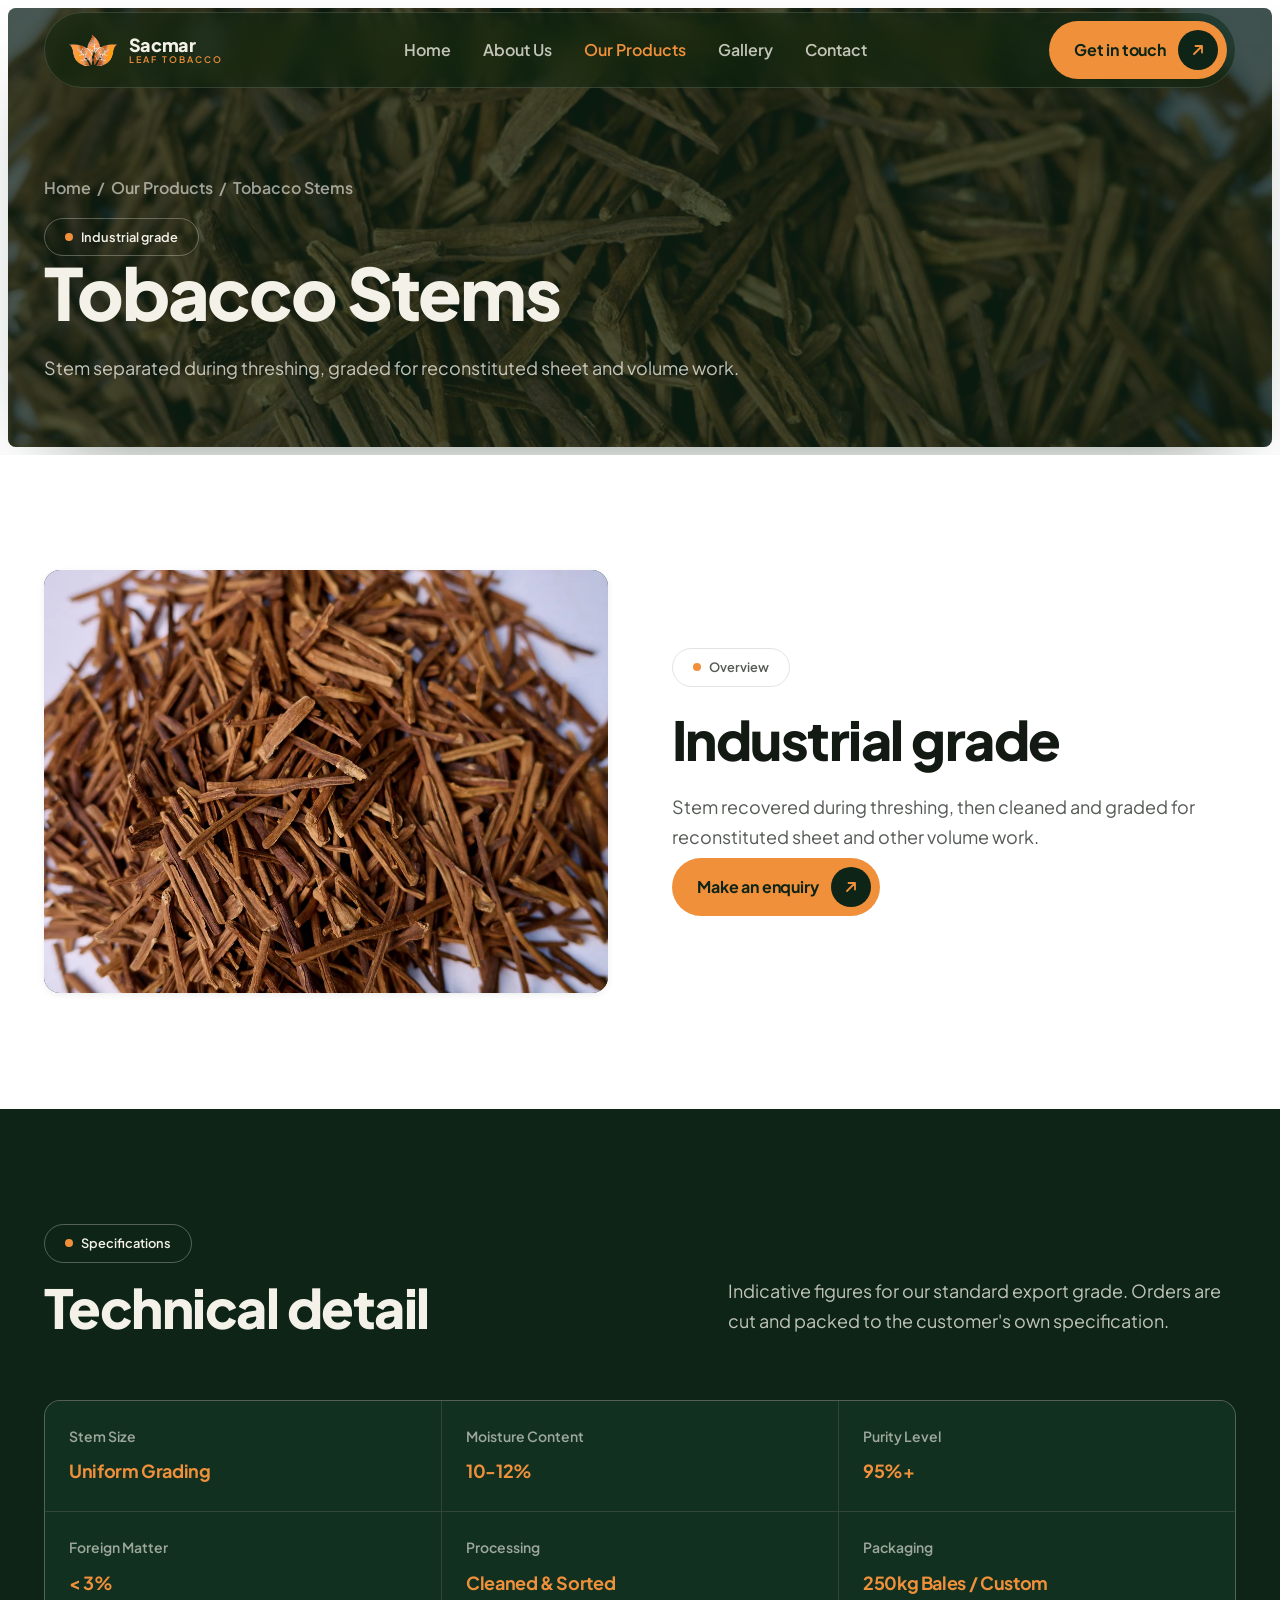
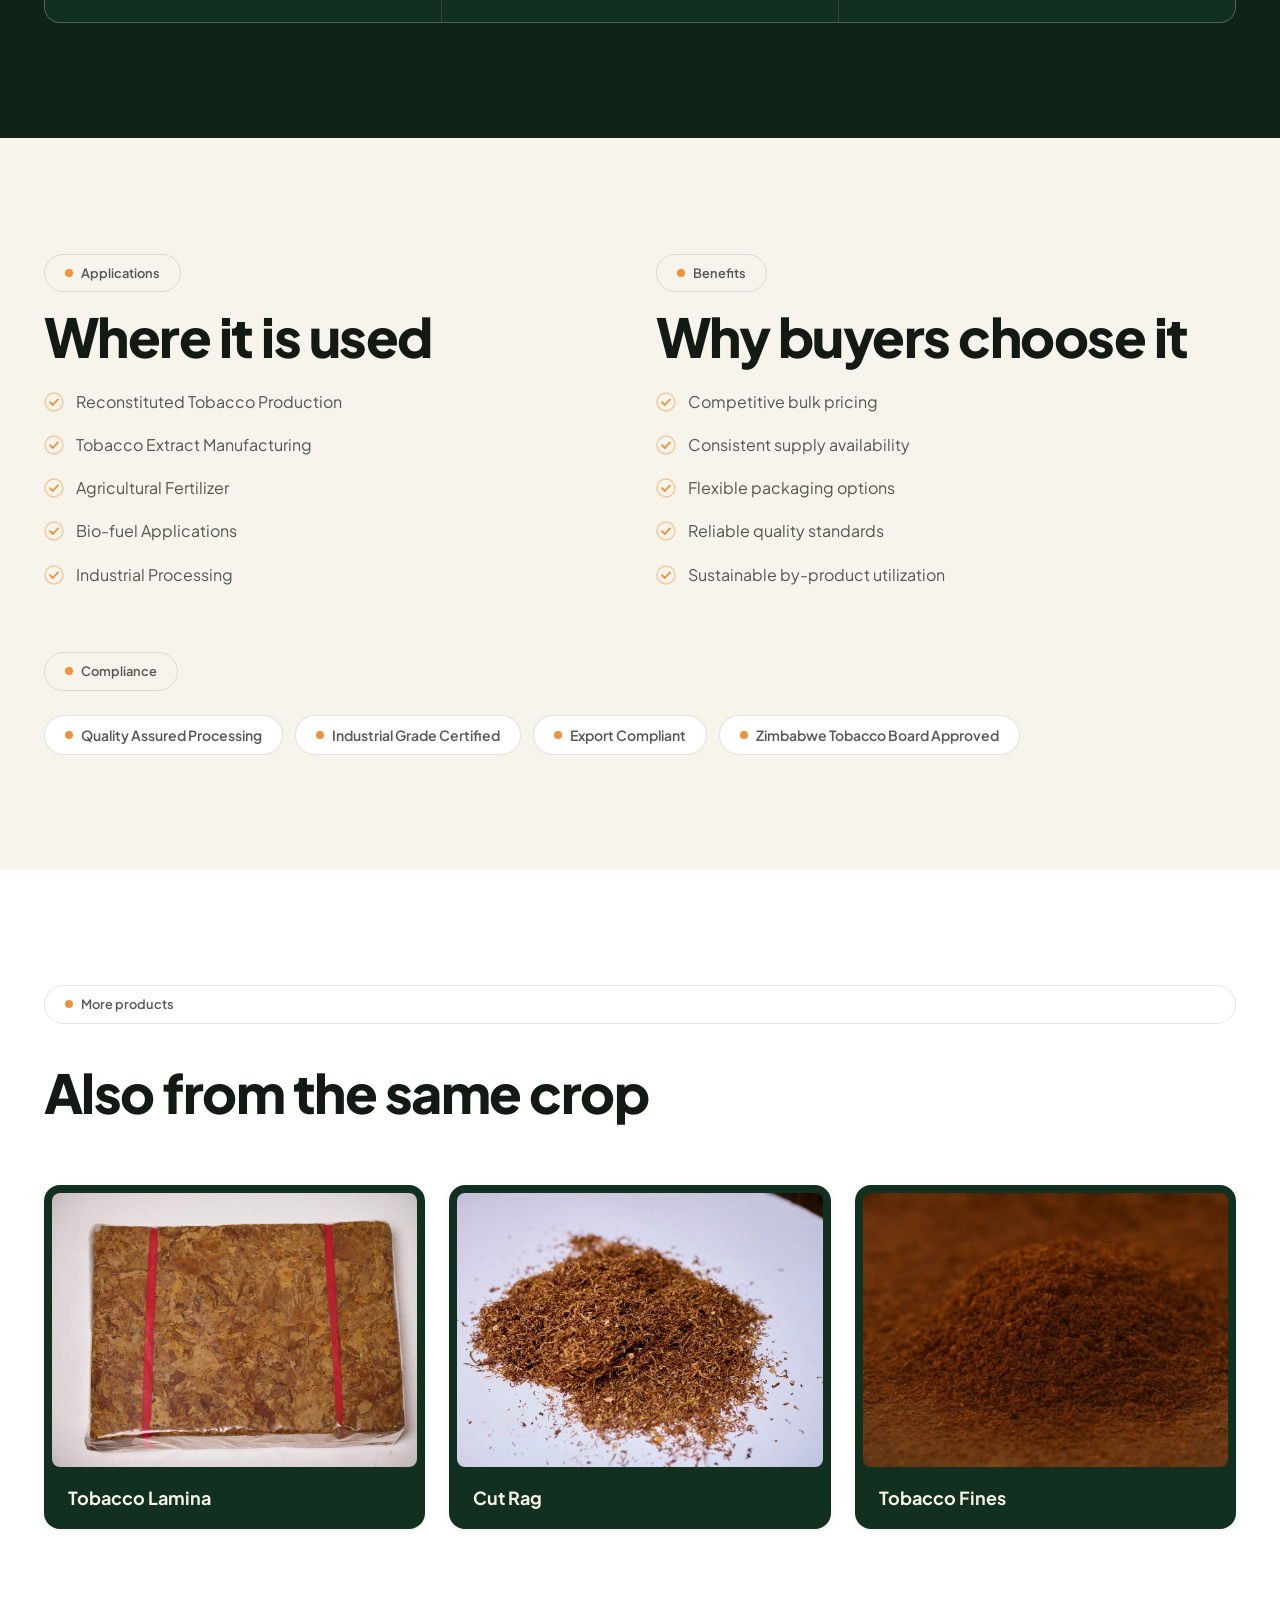
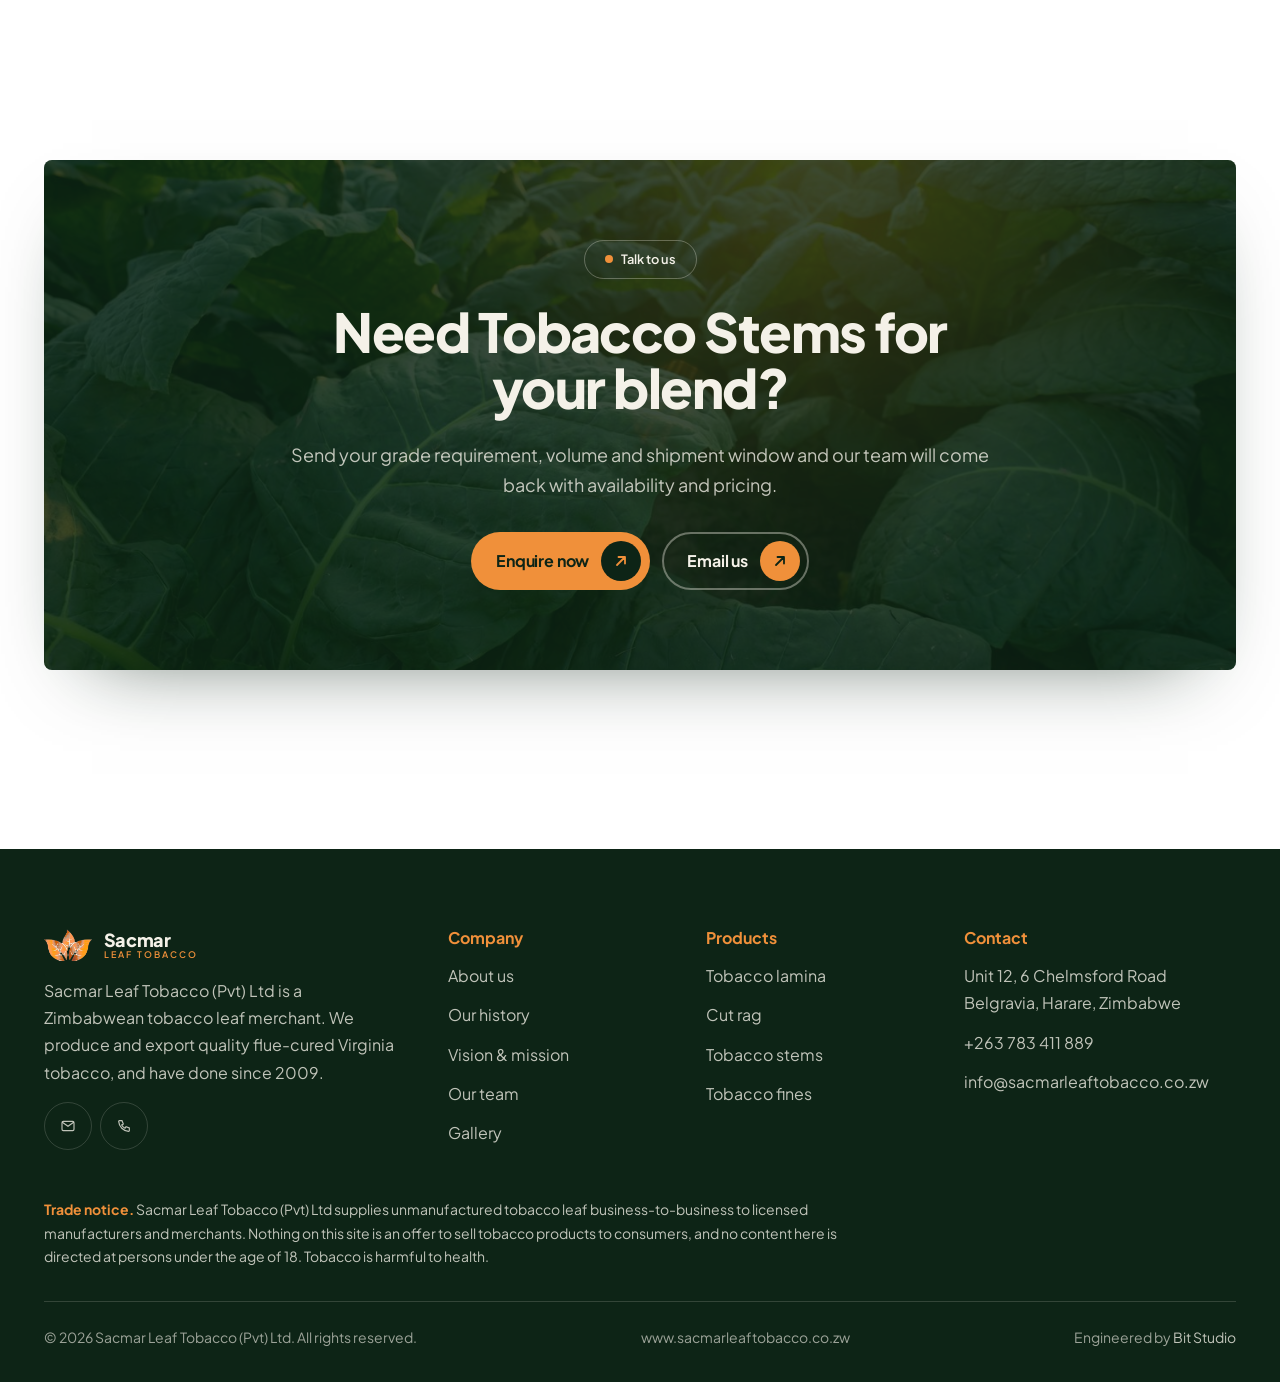
<file: product-stems.html>
<!DOCTYPE html>
<html lang="en">
<head>
<meta charset="utf-8">
<meta name="viewport" content="width=device-width, initial-scale=1">
<title>Tobacco Stems | Sacmar Leaf Tobacco</title>
<meta name="description" content="High-quality tobacco stems separated during the threshing process, perfect for industrial applications and specialized tobacco products. Processed to meet industrial standards with">
<meta name="theme-color" content="#0d2416">
<link rel="icon" href="assets/img/favicon.ico" sizes="any">
<link rel="icon" href="assets/img/favicon-32.png" type="image/png" sizes="32x32">
<link rel="apple-touch-icon" href="assets/img/apple-touch-icon.png">
<meta property="og:title" content="Tobacco Stems | Sacmar Leaf Tobacco">
<meta property="og:description" content="High-quality tobacco stems separated during the threshing process, perfect for industrial applications and specialized tobacco products. Processed to meet industrial standards with">
<meta property="og:type" content="website">
<meta property="og:image" content="assets/img/og-image.png">
<meta name="twitter:card" content="summary_large_image">
<link rel="preconnect" href="https://fonts.googleapis.com">
<link rel="preconnect" href="https://fonts.gstatic.com" crossorigin>
<link href="https://fonts.googleapis.com/css2?family=Plus+Jakarta+Sans:wght@400;500;600;700;800&display=swap" rel="stylesheet">
<link rel="stylesheet" href="assets/css/styles.css">
</head>
<body>
<a class="skip-link" href="#main">Skip to content</a>

<header class="site-header">
  <div class="wrap">
    <div class="header-inner">
      <a class="brand" href="index.html" aria-label="Sacmar Leaf Tobacco home">
        <img class="brand__mark" src="assets/img/logo-light.png" alt="" width="51" height="34">
        <span class="brand__text">
          <span class="brand__name">Sacmar</span>
          <span class="brand__sub">LEAF TOBACCO</span>
        </span>
      </a>
      <nav class="nav" aria-label="Primary">
        <a href="index.html">Home</a>
        <a href="about.html">About Us</a>
        <a href="products.html" aria-current="page">Our Products</a>
        <a href="gallery.html">Gallery</a>
        <a href="contact.html">Contact</a>
      </nav>
      <a class="btn btn--ember header-cta" href="contact.html">Get in touch <span class="btn__ic"><svg width="14" height="14" viewBox="0 0 16 16" fill="none" aria-hidden="true"><path d="M4 12 12 4M12 4H5.5M12 4v6.5" stroke="currentColor" stroke-width="1.8" stroke-linecap="round" stroke-linejoin="round"/></svg></span></a>
      <button class="nav-toggle" type="button" aria-label="Menu" aria-expanded="false" aria-controls="mobile-nav"><span></span></button>
    </div>
  </div>
</header>

<nav class="mobile-nav" id="mobile-nav" aria-label="Mobile" aria-hidden="true">
  <a href="index.html">Home</a>
  <a href="about.html">About Us</a>
  <a href="products.html">Our Products</a>
  <a href="gallery.html">Gallery</a>
  <a href="contact.html">Contact</a>
  <a class="btn btn--ember" href="contact.html">Get in touch <span class="btn__ic"><svg width="14" height="14" viewBox="0 0 16 16" fill="none" aria-hidden="true"><path d="M4 12 12 4M12 4H5.5M12 4v6.5" stroke="currentColor" stroke-width="1.8" stroke-linecap="round" stroke-linejoin="round"/></svg></span></a>
</nav>

<main id="main">

<section class="page-top">
  <div class="page-top__panel">
    <img class="page-top__img" src="assets/img/photo/prod-stems.jpg" alt="" aria-hidden="true">
    <div class="page-top__body wrap">
      <p class="crumbs"><a href="index.html">Home</a> &nbsp;/&nbsp; <a href="products.html">Our Products</a> &nbsp;/&nbsp; Tobacco Stems</p>
      <p style="margin-top:1rem"><span class="pill pill--onDark">Industrial grade</span></p>
      <h1 class="h1">Tobacco Stems</h1>
      <p class="lede">Stem separated during threshing, graded for reconstituted sheet and volume work.</p>
    </div>
  </div>
</section>

<section class="section bg-paper">
  <div class="wrap">
    <div class="split">
      <div class="split__media reveal" style="aspect-ratio:4/3">
        <picture>
          <source srcset="assets/img/photo/prod-stems.webp" type="image/webp">
          <img src="assets/img/photo/prod-stems.jpg" alt="Tobacco Stems" width="1100" height="825">
        </picture>
      </div>
      <div class="split__body">
        <span class="pill reveal">Overview</span>
        <h2 class="h2 reveal" data-d="1">Industrial grade</h2>
        <p class="lede reveal" data-d="2">Stem recovered during threshing, then cleaned and graded for reconstituted sheet and other volume work.</p>
        <div class="reveal" data-d="3" style="display:flex;flex-wrap:wrap;gap:.8rem;margin-top:.4rem">
          <a class="btn btn--ember" href="contact.html?product=stems">Make an enquiry <span class="btn__ic"><svg width="14" height="14" viewBox="0 0 16 16" fill="none" aria-hidden="true"><path d="M4 12 12 4M12 4H5.5M12 4v6.5" stroke="currentColor" stroke-width="1.8" stroke-linecap="round" stroke-linejoin="round"/></svg></span></a>
        </div>
      </div>
    </div>
  </div>
</section>

<section class="section bg-green">
  <div class="wrap">
    <div class="sec-head sec-head--row">
      <div>
        <span class="pill pill--onDark reveal">Specifications</span>
        <h2 class="h2 reveal" data-d="1" style="margin-top:1rem">Technical detail</h2>
      </div>
      <p class="lede sec-head__aside reveal" data-d="2">Indicative figures for our standard export grade. Orders are cut and packed to the customer's own specification.</p>
    </div>
    <dl class="spectable reveal"><div><dt>Stem Size</dt><dd>Uniform Grading</dd></div><div><dt>Moisture Content</dt><dd>10-12%</dd></div><div><dt>Purity Level</dt><dd>95%+</dd></div><div><dt>Foreign Matter</dt><dd>< 3%</dd></div><div><dt>Processing</dt><dd>Cleaned & Sorted</dd></div><div><dt>Packaging</dt><dd>250kg Bales / Custom</dd></div></dl>
  </div>
</section>

<section class="section bg-cream">
  <div class="wrap">
    <div class="grid grid--2">
      <div class="reveal">
        <span class="pill">Applications</span>
        <h2 class="h2" style="margin:1rem 0 1.4rem">Where it is used</h2>
        <ul class="checks"><li><svg width="20" height="20" viewBox="0 0 20 20" fill="none" aria-hidden="true"><circle cx="10" cy="10" r="9" stroke="currentColor" stroke-width="1.4" opacity=".45"/><path d="M6 10.2 8.8 13 14 7.4" stroke="currentColor" stroke-width="1.8" stroke-linecap="round" stroke-linejoin="round"/></svg><span>Reconstituted Tobacco Production</span></li><li><svg width="20" height="20" viewBox="0 0 20 20" fill="none" aria-hidden="true"><circle cx="10" cy="10" r="9" stroke="currentColor" stroke-width="1.4" opacity=".45"/><path d="M6 10.2 8.8 13 14 7.4" stroke="currentColor" stroke-width="1.8" stroke-linecap="round" stroke-linejoin="round"/></svg><span>Tobacco Extract Manufacturing</span></li><li><svg width="20" height="20" viewBox="0 0 20 20" fill="none" aria-hidden="true"><circle cx="10" cy="10" r="9" stroke="currentColor" stroke-width="1.4" opacity=".45"/><path d="M6 10.2 8.8 13 14 7.4" stroke="currentColor" stroke-width="1.8" stroke-linecap="round" stroke-linejoin="round"/></svg><span>Agricultural Fertilizer</span></li><li><svg width="20" height="20" viewBox="0 0 20 20" fill="none" aria-hidden="true"><circle cx="10" cy="10" r="9" stroke="currentColor" stroke-width="1.4" opacity=".45"/><path d="M6 10.2 8.8 13 14 7.4" stroke="currentColor" stroke-width="1.8" stroke-linecap="round" stroke-linejoin="round"/></svg><span>Bio-fuel Applications</span></li><li><svg width="20" height="20" viewBox="0 0 20 20" fill="none" aria-hidden="true"><circle cx="10" cy="10" r="9" stroke="currentColor" stroke-width="1.4" opacity=".45"/><path d="M6 10.2 8.8 13 14 7.4" stroke="currentColor" stroke-width="1.8" stroke-linecap="round" stroke-linejoin="round"/></svg><span>Industrial Processing</span></li></ul>
      </div>
      <div class="reveal" data-d="1">
        <span class="pill">Benefits</span>
        <h2 class="h2" style="margin:1rem 0 1.4rem">Why buyers choose it</h2>
        <ul class="checks"><li><svg width="20" height="20" viewBox="0 0 20 20" fill="none" aria-hidden="true"><circle cx="10" cy="10" r="9" stroke="currentColor" stroke-width="1.4" opacity=".45"/><path d="M6 10.2 8.8 13 14 7.4" stroke="currentColor" stroke-width="1.8" stroke-linecap="round" stroke-linejoin="round"/></svg><span>Competitive bulk pricing</span></li><li><svg width="20" height="20" viewBox="0 0 20 20" fill="none" aria-hidden="true"><circle cx="10" cy="10" r="9" stroke="currentColor" stroke-width="1.4" opacity=".45"/><path d="M6 10.2 8.8 13 14 7.4" stroke="currentColor" stroke-width="1.8" stroke-linecap="round" stroke-linejoin="round"/></svg><span>Consistent supply availability</span></li><li><svg width="20" height="20" viewBox="0 0 20 20" fill="none" aria-hidden="true"><circle cx="10" cy="10" r="9" stroke="currentColor" stroke-width="1.4" opacity=".45"/><path d="M6 10.2 8.8 13 14 7.4" stroke="currentColor" stroke-width="1.8" stroke-linecap="round" stroke-linejoin="round"/></svg><span>Flexible packaging options</span></li><li><svg width="20" height="20" viewBox="0 0 20 20" fill="none" aria-hidden="true"><circle cx="10" cy="10" r="9" stroke="currentColor" stroke-width="1.4" opacity=".45"/><path d="M6 10.2 8.8 13 14 7.4" stroke="currentColor" stroke-width="1.8" stroke-linecap="round" stroke-linejoin="round"/></svg><span>Reliable quality standards</span></li><li><svg width="20" height="20" viewBox="0 0 20 20" fill="none" aria-hidden="true"><circle cx="10" cy="10" r="9" stroke="currentColor" stroke-width="1.4" opacity=".45"/><path d="M6 10.2 8.8 13 14 7.4" stroke="currentColor" stroke-width="1.8" stroke-linecap="round" stroke-linejoin="round"/></svg><span>Sustainable by-product utilization</span></li></ul>
      </div>
    </div>

    <div class="reveal" style="margin-top:clamp(2.5rem,5vw,4rem)">
      <span class="pill">Compliance</span>
      <ul class="certlist"><li class="certchip">Quality Assured Processing</li><li class="certchip">Industrial Grade Certified</li><li class="certchip">Export Compliant</li><li class="certchip">Zimbabwe Tobacco Board Approved</li></ul>
    </div>
  </div>
</section>

<section class="section bg-paper">
  <div class="wrap">
    <div class="sec-head">
      <span class="pill reveal">More products</span>
      <h2 class="h2 reveal" data-d="1" style="margin-top:1rem">Also from the same crop</h2>
    </div>
    <div class="otherprods reveal"><a class="otherprod" href="product-lamina.html"><picture><source srcset="assets/img/photo/prod-lamina.webp" type="image/webp"><img src="assets/img/photo/prod-lamina.jpg" alt="" loading="lazy" width="1100" height="825"></picture><span>Tobacco Lamina</span></a><a class="otherprod" href="product-cut-rag.html"><picture><source srcset="assets/img/photo/prod-cutrag.webp" type="image/webp"><img src="assets/img/photo/prod-cutrag.jpg" alt="" loading="lazy" width="1100" height="825"></picture><span>Cut Rag</span></a><a class="otherprod" href="product-fines.html"><picture><source srcset="assets/img/photo/prod-fines.webp" type="image/webp"><img src="assets/img/photo/prod-fines.jpg" alt="" loading="lazy" width="1100" height="825"></picture><span>Tobacco Fines</span></a></div>
  </div>
</section>

<section class="section">
  <div class="wrap">
    <div class="cta reveal">
      <img class="cta__bg" src="assets/img/photo/crop-sun.jpg" alt="" aria-hidden="true" loading="lazy">
      <div class="cta__inner">
        <span class="pill pill--onDark">Talk to us</span>
        <h2 class="h2">Need Tobacco Stems for your blend?</h2>
        <p class="lede">Send your grade requirement, volume and shipment window and our team will come back with availability and pricing.</p>
        <div class="cta__actions">
          <a class="btn btn--ember" href="contact.html?product=stems">Enquire now <span class="btn__ic"><svg width="14" height="14" viewBox="0 0 16 16" fill="none" aria-hidden="true"><path d="M4 12 12 4M12 4H5.5M12 4v6.5" stroke="currentColor" stroke-width="1.8" stroke-linecap="round" stroke-linejoin="round"/></svg></span></a>
          <a class="btn btn--outline" href="mailto:info@sacmarleaftobacco.co.zw">Email us <span class="btn__ic"><svg width="14" height="14" viewBox="0 0 16 16" fill="none" aria-hidden="true"><path d="M4 12 12 4M12 4H5.5M12 4v6.5" stroke="currentColor" stroke-width="1.8" stroke-linecap="round" stroke-linejoin="round"/></svg></span></a>
        </div>
      </div>
    </div>
  </div>
</section>

</main>

<footer class="site-footer">
  <div class="wrap">
    <div class="footer-grid">
      <div class="footer-brand">
        <a class="brand" href="index.html" aria-label="Sacmar Leaf Tobacco home">
        <img class="brand__mark" src="assets/img/logo-light.png" alt="" width="51" height="34">
        <span class="brand__text">
          <span class="brand__name">Sacmar</span>
          <span class="brand__sub">LEAF TOBACCO</span>
        </span>
      </a>
        <p>Sacmar Leaf Tobacco (Pvt) Ltd is a Zimbabwean tobacco leaf merchant. We produce and export quality flue-cured Virginia tobacco, and have done since 2009.</p>
        <div class="socials">
          <a href="mailto:info@sacmarleaftobacco.co.zw" aria-label="Email"><svg width="16" height="16" viewBox="0 0 24 24" fill="none" stroke="currentColor" stroke-width="1.7" aria-hidden="true"><rect x="3" y="5" width="18" height="14" rx="2"/><path d="m3.5 6.5 8.5 6 8.5-6"/></svg></a>
          <a href="tel:+263783411889" aria-label="Telephone"><svg width="16" height="16" viewBox="0 0 24 24" fill="none" stroke="currentColor" stroke-width="1.7" aria-hidden="true"><path d="M5 4h4l2 5-2.5 1.5a11 11 0 0 0 5 5L15 13l5 2v4a1 1 0 0 1-1.1 1A16 16 0 0 1 4 5.1 1 1 0 0 1 5 4Z"/></svg></a>
        </div>
      </div>

      <div class="footer-col">
        <h4>Company</h4>
        <ul>
          <li><a href="about.html">About us</a></li>
          <li><a href="about.html#history">Our history</a></li>
          <li><a href="about.html#vision">Vision &amp; mission</a></li>
          <li><a href="about.html#team">Our team</a></li>
          <li><a href="gallery.html">Gallery</a></li>
        </ul>
      </div>

      <div class="footer-col">
        <h4>Products</h4>
        <ul>
          <li><a href="product-lamina.html">Tobacco lamina</a></li>
          <li><a href="product-cut-rag.html">Cut rag</a></li>
          <li><a href="product-stems.html">Tobacco stems</a></li>
          <li><a href="product-fines.html">Tobacco fines</a></li>
        </ul>
      </div>

      <div class="footer-col">
        <h4>Contact</h4>
        <ul>
          <li><a href="https://www.google.com/maps/search/?api=1&amp;query=Unit+12+6+Chelmsford+Road+Belgravia+Harare+Zimbabwe" target="_blank" rel="noopener">Unit 12, 6 Chelmsford Road<br>Belgravia, Harare, Zimbabwe</a></li>
          <li><a href="tel:+263783411889">+263 783 411 889</a></li>
          <li><a href="mailto:info@sacmarleaftobacco.co.zw">info@sacmarleaftobacco.co.zw</a></li>
        </ul>
      </div>
    </div>

    <p class="footer-legal"><strong>Trade notice.</strong> Sacmar Leaf Tobacco (Pvt) Ltd supplies unmanufactured tobacco leaf business-to-business to licensed manufacturers and merchants. Nothing on this site is an offer to sell tobacco products to consumers, and no content here is directed at persons under the age of 18. Tobacco is harmful to health.</p>

    <div class="footer-bottom">
      <p>&copy; <span data-year>2026</span> Sacmar Leaf Tobacco (Pvt) Ltd. All rights reserved.</p>
      <p><a href="https://www.sacmarleaftobacco.co.zw" target="_blank" rel="noopener">www.sacmarleaftobacco.co.zw</a></p>
      <p class="footer-credit">Engineered by <a href="https://bitstudio.co.zw" target="_blank" rel="noopener">Bit Studio</a></p>
    </div>
  </div>
</footer>

<script src="assets/js/main.js" defer></script>
</body>
</html>
</file>
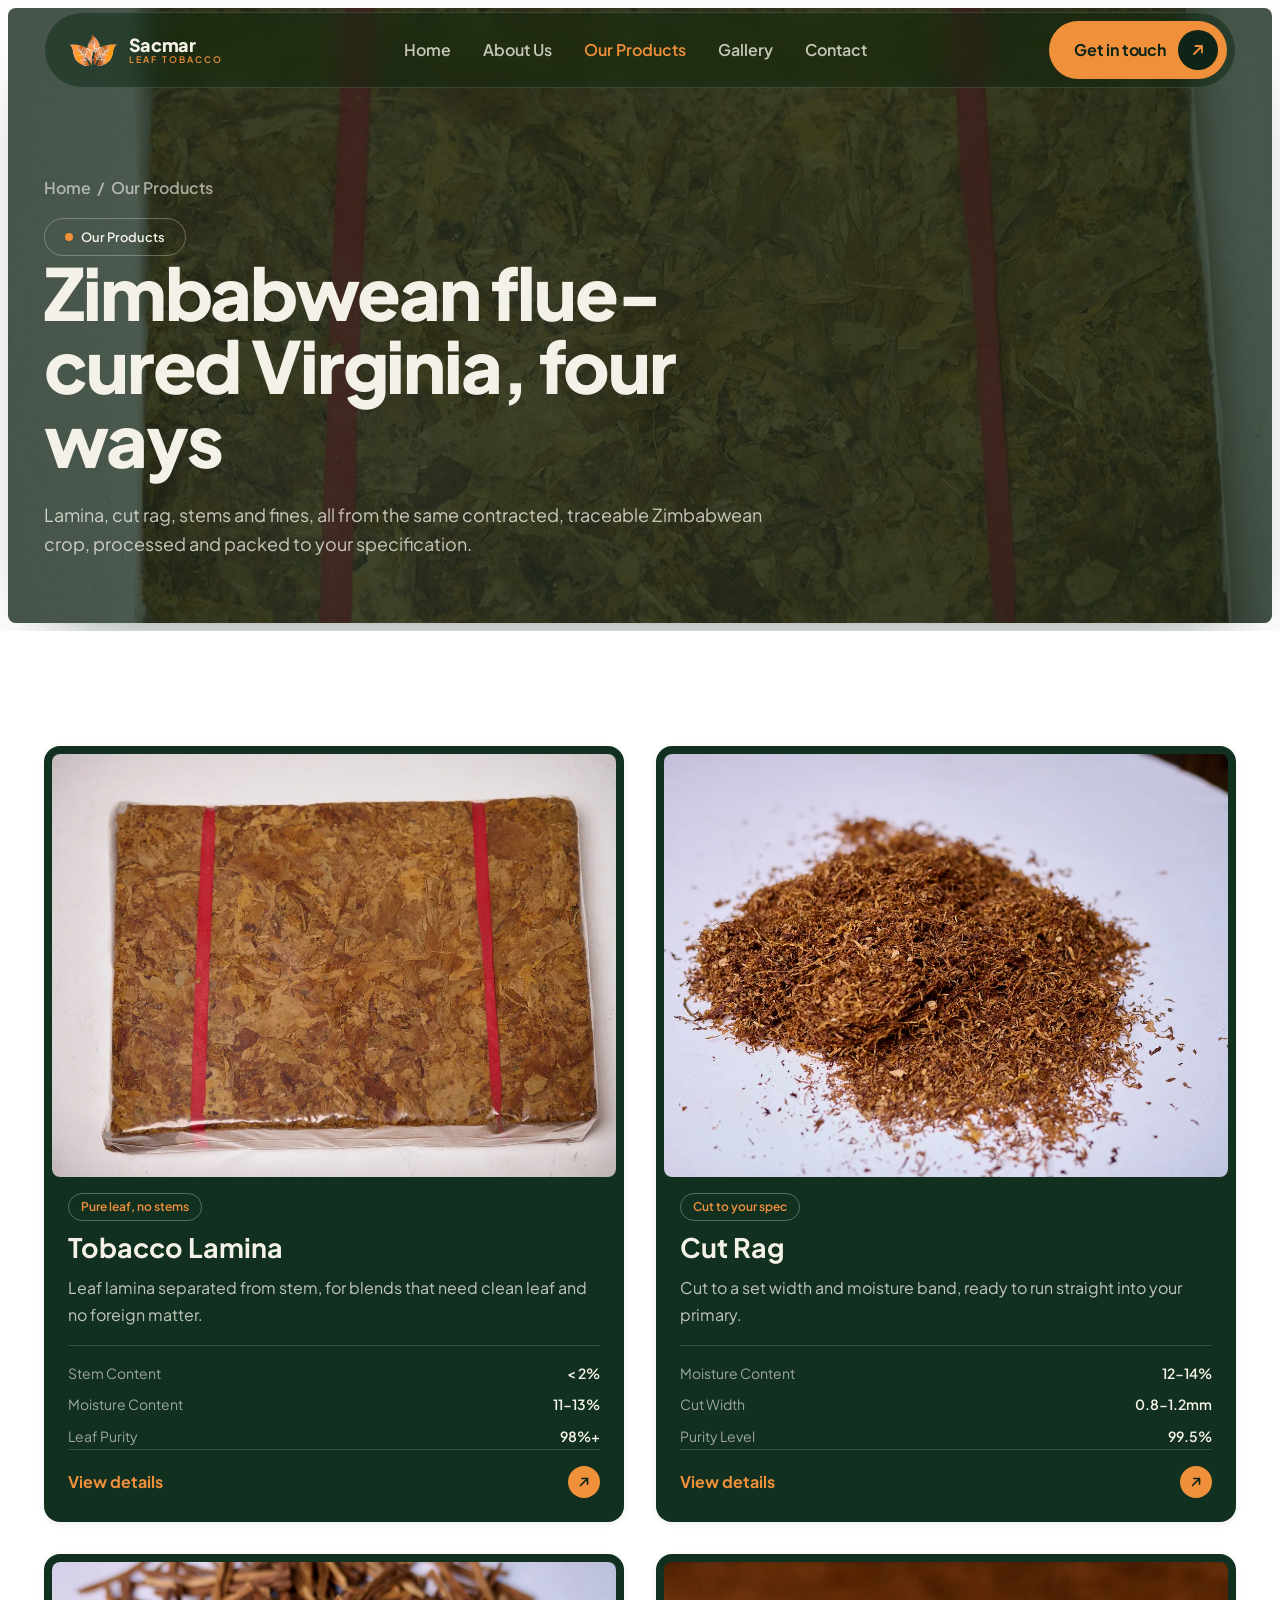
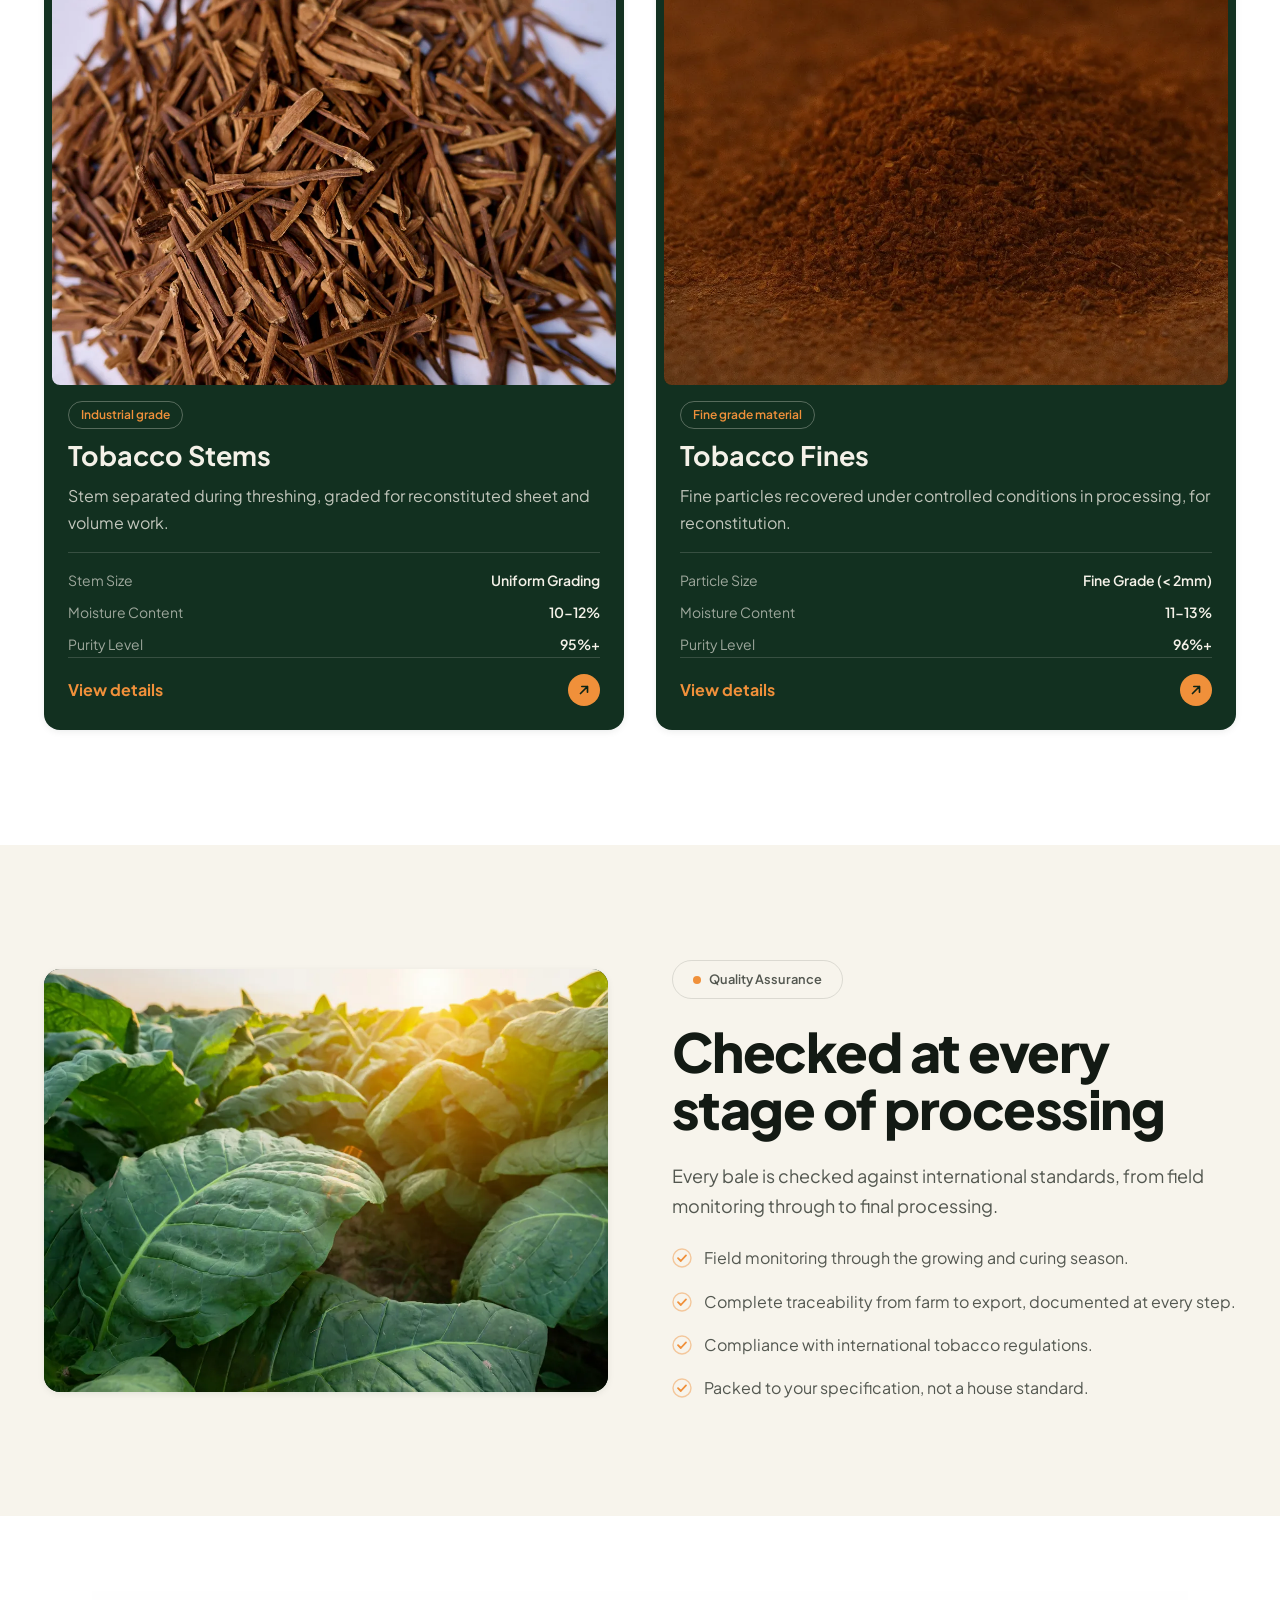
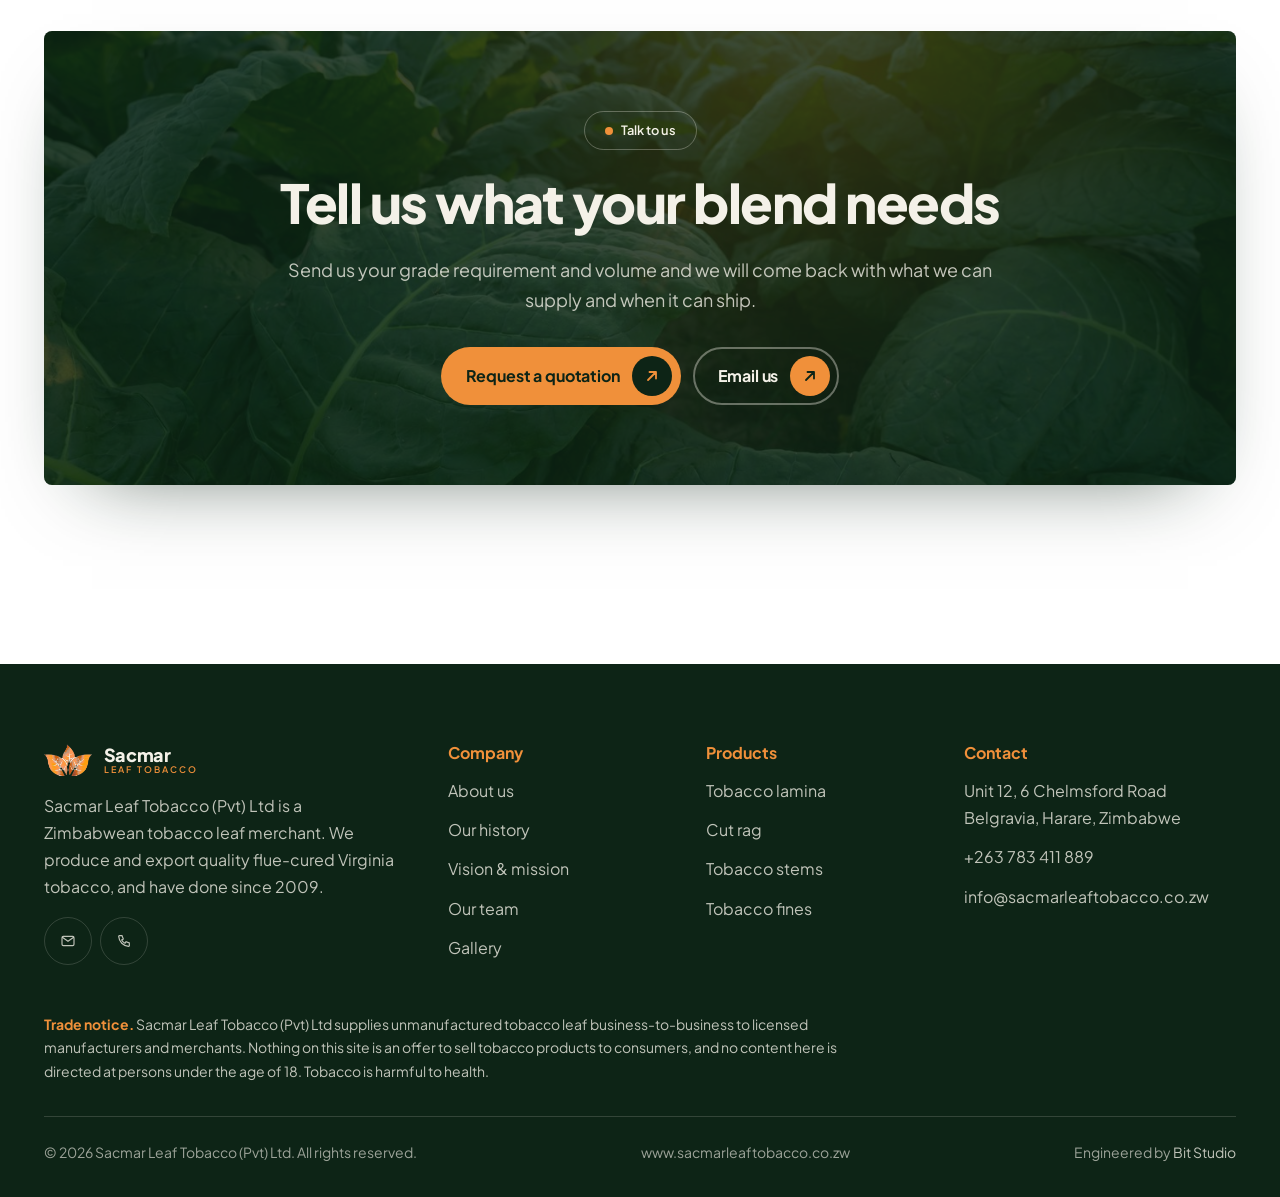
<file: products.html>
<!DOCTYPE html>
<html lang="en">
<head>
<meta charset="utf-8">
<meta name="viewport" content="width=device-width, initial-scale=1">
<title>Our Products | Sacmar Leaf Tobacco</title>
<meta name="description" content="Zimbabwean flue-cured Virginia tobacco lamina, cut rag, tobacco stems and tobacco fines, processed and packed to customer specification.">
<meta name="theme-color" content="#0d2416">
<link rel="icon" href="assets/img/favicon.ico" sizes="any">
<link rel="icon" href="assets/img/favicon-32.png" type="image/png" sizes="32x32">
<link rel="apple-touch-icon" href="assets/img/apple-touch-icon.png">
<meta property="og:title" content="Our Products | Sacmar Leaf Tobacco">
<meta property="og:description" content="Zimbabwean flue-cured Virginia tobacco lamina, cut rag, tobacco stems and tobacco fines, processed and packed to customer specification.">
<meta property="og:type" content="website">
<meta property="og:image" content="assets/img/og-image.png">
<meta name="twitter:card" content="summary_large_image">
<link rel="preconnect" href="https://fonts.googleapis.com">
<link rel="preconnect" href="https://fonts.gstatic.com" crossorigin>
<link href="https://fonts.googleapis.com/css2?family=Plus+Jakarta+Sans:wght@400;500;600;700;800&display=swap" rel="stylesheet">
<link rel="stylesheet" href="assets/css/styles.css">
</head>
<body>
<a class="skip-link" href="#main">Skip to content</a>

<header class="site-header">
  <div class="wrap">
    <div class="header-inner">
      <a class="brand" href="index.html" aria-label="Sacmar Leaf Tobacco home">
        <img class="brand__mark" src="assets/img/logo-light.png" alt="" width="51" height="34">
        <span class="brand__text">
          <span class="brand__name">Sacmar</span>
          <span class="brand__sub">LEAF TOBACCO</span>
        </span>
      </a>
      <nav class="nav" aria-label="Primary">
        <a href="index.html">Home</a>
        <a href="about.html">About Us</a>
        <a href="products.html" aria-current="page">Our Products</a>
        <a href="gallery.html">Gallery</a>
        <a href="contact.html">Contact</a>
      </nav>
      <a class="btn btn--ember header-cta" href="contact.html">Get in touch <span class="btn__ic"><svg width="14" height="14" viewBox="0 0 16 16" fill="none" aria-hidden="true"><path d="M4 12 12 4M12 4H5.5M12 4v6.5" stroke="currentColor" stroke-width="1.8" stroke-linecap="round" stroke-linejoin="round"/></svg></span></a>
      <button class="nav-toggle" type="button" aria-label="Menu" aria-expanded="false" aria-controls="mobile-nav"><span></span></button>
    </div>
  </div>
</header>

<nav class="mobile-nav" id="mobile-nav" aria-label="Mobile" aria-hidden="true">
  <a href="index.html">Home</a>
  <a href="about.html">About Us</a>
  <a href="products.html">Our Products</a>
  <a href="gallery.html">Gallery</a>
  <a href="contact.html">Contact</a>
  <a class="btn btn--ember" href="contact.html">Get in touch <span class="btn__ic"><svg width="14" height="14" viewBox="0 0 16 16" fill="none" aria-hidden="true"><path d="M4 12 12 4M12 4H5.5M12 4v6.5" stroke="currentColor" stroke-width="1.8" stroke-linecap="round" stroke-linejoin="round"/></svg></span></a>
</nav>

<main id="main">

<section class="page-top">
  <div class="page-top__panel">
    <img class="page-top__img" src="assets/img/photo/prod-lamina.jpg" alt="" aria-hidden="true">
    <div class="page-top__body wrap">
      <p class="crumbs"><a href="index.html">Home</a> &nbsp;/&nbsp; Our Products</p>
      <p style="margin-top:1rem"><span class="pill pill--onDark">Our Products</span></p>
      <h1 class="h1">Zimbabwean flue-cured Virginia, four ways</h1>
      <p class="lede">Lamina, cut rag, stems and fines, all from the same contracted, traceable Zimbabwean crop, processed and packed to your specification.</p>
    </div>
  </div>
</section>

<section class="section bg-paper">
  <div class="wrap">
    <div class="grid grid--2">
      <article class="pcard pcard--link reveal" data-d="0" id="lamina">
        <div class="pcard__media">
          <picture>
            <source srcset="assets/img/photo/prod-lamina.webp" type="image/webp">
            <img src="assets/img/photo/prod-lamina.jpg" alt="Tobacco Lamina" loading="lazy" width="1100" height="825">
          </picture>
        </div>
        <div class="pcard__body">
          <span class="pcard__tag">Pure leaf, no stems</span>
          <h3><a class="stretch" href="product-lamina.html">Tobacco Lamina</a></h3>
          <p>Leaf lamina separated from stem, for blends that need clean leaf and no foreign matter.</p>
          <dl><div><dt>Stem Content</dt><dd>< 2%</dd></div><div><dt>Moisture Content</dt><dd>11-13%</dd></div><div><dt>Leaf Purity</dt><dd>98%+</dd></div></dl>
          <span class="card__go"><span class="card__go-t">View details</span><span class="card__go-ic"><svg width="14" height="14" viewBox="0 0 16 16" fill="none" aria-hidden="true"><path d="M4 12 12 4M12 4H5.5M12 4v6.5" stroke="currentColor" stroke-width="1.9" stroke-linecap="round" stroke-linejoin="round"/></svg></span></span>
        </div>
      </article>
      <article class="pcard pcard--link reveal" data-d="1" id="cutrag">
        <div class="pcard__media">
          <picture>
            <source srcset="assets/img/photo/prod-cutrag.webp" type="image/webp">
            <img src="assets/img/photo/prod-cutrag.jpg" alt="Cut Rag" loading="lazy" width="1100" height="825">
          </picture>
        </div>
        <div class="pcard__body">
          <span class="pcard__tag">Cut to your spec</span>
          <h3><a class="stretch" href="product-cut-rag.html">Cut Rag</a></h3>
          <p>Cut to a set width and moisture band, ready to run straight into your primary.</p>
          <dl><div><dt>Moisture Content</dt><dd>12-14%</dd></div><div><dt>Cut Width</dt><dd>0.8-1.2mm</dd></div><div><dt>Purity Level</dt><dd>99.5%</dd></div></dl>
          <span class="card__go"><span class="card__go-t">View details</span><span class="card__go-ic"><svg width="14" height="14" viewBox="0 0 16 16" fill="none" aria-hidden="true"><path d="M4 12 12 4M12 4H5.5M12 4v6.5" stroke="currentColor" stroke-width="1.9" stroke-linecap="round" stroke-linejoin="round"/></svg></span></span>
        </div>
      </article>
      <article class="pcard pcard--link reveal" data-d="2" id="stems">
        <div class="pcard__media">
          <picture>
            <source srcset="assets/img/photo/prod-stems.webp" type="image/webp">
            <img src="assets/img/photo/prod-stems.jpg" alt="Tobacco Stems" loading="lazy" width="1100" height="825">
          </picture>
        </div>
        <div class="pcard__body">
          <span class="pcard__tag">Industrial grade</span>
          <h3><a class="stretch" href="product-stems.html">Tobacco Stems</a></h3>
          <p>Stem separated during threshing, graded for reconstituted sheet and volume work.</p>
          <dl><div><dt>Stem Size</dt><dd>Uniform Grading</dd></div><div><dt>Moisture Content</dt><dd>10-12%</dd></div><div><dt>Purity Level</dt><dd>95%+</dd></div></dl>
          <span class="card__go"><span class="card__go-t">View details</span><span class="card__go-ic"><svg width="14" height="14" viewBox="0 0 16 16" fill="none" aria-hidden="true"><path d="M4 12 12 4M12 4H5.5M12 4v6.5" stroke="currentColor" stroke-width="1.9" stroke-linecap="round" stroke-linejoin="round"/></svg></span></span>
        </div>
      </article>
      <article class="pcard pcard--link reveal" data-d="3" id="fines">
        <div class="pcard__media">
          <picture>
            <source srcset="assets/img/photo/prod-fines.webp" type="image/webp">
            <img src="assets/img/photo/prod-fines.jpg" alt="Tobacco Fines" loading="lazy" width="1100" height="825">
          </picture>
        </div>
        <div class="pcard__body">
          <span class="pcard__tag">Fine grade material</span>
          <h3><a class="stretch" href="product-fines.html">Tobacco Fines</a></h3>
          <p>Fine particles recovered under controlled conditions in processing, for reconstitution.</p>
          <dl><div><dt>Particle Size</dt><dd>Fine Grade (< 2mm)</dd></div><div><dt>Moisture Content</dt><dd>11-13%</dd></div><div><dt>Purity Level</dt><dd>96%+</dd></div></dl>
          <span class="card__go"><span class="card__go-t">View details</span><span class="card__go-ic"><svg width="14" height="14" viewBox="0 0 16 16" fill="none" aria-hidden="true"><path d="M4 12 12 4M12 4H5.5M12 4v6.5" stroke="currentColor" stroke-width="1.9" stroke-linecap="round" stroke-linejoin="round"/></svg></span></span>
        </div>
      </article>
    </div>
  </div>
</section>

<section class="section bg-cream" id="quality">
  <div class="wrap">
    <div class="split">
      <div class="split__media reveal">
        <picture>
          <source srcset="assets/img/photo/crop-sun.webp" type="image/webp">
          <img src="assets/img/photo/crop-sun.jpg" alt="Tobacco crop in sunlight" loading="lazy" width="1400" height="787">
        </picture>
      </div>
      <div class="split__body">
        <span class="pill reveal">Quality Assurance</span>
        <h2 class="h2 reveal" data-d="1">Checked at every stage of processing</h2>
        <p class="lede reveal" data-d="2">Every bale is checked against international standards, from field monitoring through to final processing.</p>
        <ul class="checks reveal" data-d="3">
          <li><svg width="20" height="20" viewBox="0 0 20 20" fill="none" aria-hidden="true"><circle cx="10" cy="10" r="9" stroke="currentColor" stroke-width="1.4" opacity=".45"/><path d="M6 10.2 8.8 13 14 7.4" stroke="currentColor" stroke-width="1.8" stroke-linecap="round" stroke-linejoin="round"/></svg><span>Field monitoring through the growing and curing season.</span></li>
          <li><svg width="20" height="20" viewBox="0 0 20 20" fill="none" aria-hidden="true"><circle cx="10" cy="10" r="9" stroke="currentColor" stroke-width="1.4" opacity=".45"/><path d="M6 10.2 8.8 13 14 7.4" stroke="currentColor" stroke-width="1.8" stroke-linecap="round" stroke-linejoin="round"/></svg><span>Complete traceability from farm to export, documented at every step.</span></li>
          <li><svg width="20" height="20" viewBox="0 0 20 20" fill="none" aria-hidden="true"><circle cx="10" cy="10" r="9" stroke="currentColor" stroke-width="1.4" opacity=".45"/><path d="M6 10.2 8.8 13 14 7.4" stroke="currentColor" stroke-width="1.8" stroke-linecap="round" stroke-linejoin="round"/></svg><span>Compliance with international tobacco regulations.</span></li>
          <li><svg width="20" height="20" viewBox="0 0 20 20" fill="none" aria-hidden="true"><circle cx="10" cy="10" r="9" stroke="currentColor" stroke-width="1.4" opacity=".45"/><path d="M6 10.2 8.8 13 14 7.4" stroke="currentColor" stroke-width="1.8" stroke-linecap="round" stroke-linejoin="round"/></svg><span>Packed to your specification, not a house standard.</span></li>
        </ul>
      </div>
    </div>
  </div>
</section>

<section class="section">
  <div class="wrap">
    <div class="cta reveal">
      <img class="cta__bg" src="assets/img/photo/crop-sun.jpg" alt="" aria-hidden="true" loading="lazy">
      <div class="cta__inner">
        <span class="pill pill--onDark">Talk to us</span>
        <h2 class="h2">Tell us what your blend needs</h2>
        <p class="lede">Send us your grade requirement and volume and we will come back with what we can supply and when it can ship.</p>
        <div class="cta__actions">
          <a class="btn btn--ember" href="contact.html">Request a quotation <span class="btn__ic"><svg width="14" height="14" viewBox="0 0 16 16" fill="none" aria-hidden="true"><path d="M4 12 12 4M12 4H5.5M12 4v6.5" stroke="currentColor" stroke-width="1.8" stroke-linecap="round" stroke-linejoin="round"/></svg></span></a>
          <a class="btn btn--outline" href="mailto:info@sacmarleaftobacco.co.zw">Email us <span class="btn__ic"><svg width="14" height="14" viewBox="0 0 16 16" fill="none" aria-hidden="true"><path d="M4 12 12 4M12 4H5.5M12 4v6.5" stroke="currentColor" stroke-width="1.8" stroke-linecap="round" stroke-linejoin="round"/></svg></span></a>
        </div>
      </div>
    </div>
  </div>
</section>

</main>

<footer class="site-footer">
  <div class="wrap">
    <div class="footer-grid">
      <div class="footer-brand">
        <a class="brand" href="index.html" aria-label="Sacmar Leaf Tobacco home">
        <img class="brand__mark" src="assets/img/logo-light.png" alt="" width="51" height="34">
        <span class="brand__text">
          <span class="brand__name">Sacmar</span>
          <span class="brand__sub">LEAF TOBACCO</span>
        </span>
      </a>
        <p>Sacmar Leaf Tobacco (Pvt) Ltd is a Zimbabwean tobacco leaf merchant. We produce and export quality flue-cured Virginia tobacco, and have done since 2009.</p>
        <div class="socials">
          <a href="mailto:info@sacmarleaftobacco.co.zw" aria-label="Email"><svg width="16" height="16" viewBox="0 0 24 24" fill="none" stroke="currentColor" stroke-width="1.7" aria-hidden="true"><rect x="3" y="5" width="18" height="14" rx="2"/><path d="m3.5 6.5 8.5 6 8.5-6"/></svg></a>
          <a href="tel:+263783411889" aria-label="Telephone"><svg width="16" height="16" viewBox="0 0 24 24" fill="none" stroke="currentColor" stroke-width="1.7" aria-hidden="true"><path d="M5 4h4l2 5-2.5 1.5a11 11 0 0 0 5 5L15 13l5 2v4a1 1 0 0 1-1.1 1A16 16 0 0 1 4 5.1 1 1 0 0 1 5 4Z"/></svg></a>
        </div>
      </div>

      <div class="footer-col">
        <h4>Company</h4>
        <ul>
          <li><a href="about.html">About us</a></li>
          <li><a href="about.html#history">Our history</a></li>
          <li><a href="about.html#vision">Vision &amp; mission</a></li>
          <li><a href="about.html#team">Our team</a></li>
          <li><a href="gallery.html">Gallery</a></li>
        </ul>
      </div>

      <div class="footer-col">
        <h4>Products</h4>
        <ul>
          <li><a href="product-lamina.html">Tobacco lamina</a></li>
          <li><a href="product-cut-rag.html">Cut rag</a></li>
          <li><a href="product-stems.html">Tobacco stems</a></li>
          <li><a href="product-fines.html">Tobacco fines</a></li>
        </ul>
      </div>

      <div class="footer-col">
        <h4>Contact</h4>
        <ul>
          <li><a href="https://www.google.com/maps/search/?api=1&amp;query=Unit+12+6+Chelmsford+Road+Belgravia+Harare+Zimbabwe" target="_blank" rel="noopener">Unit 12, 6 Chelmsford Road<br>Belgravia, Harare, Zimbabwe</a></li>
          <li><a href="tel:+263783411889">+263 783 411 889</a></li>
          <li><a href="mailto:info@sacmarleaftobacco.co.zw">info@sacmarleaftobacco.co.zw</a></li>
        </ul>
      </div>
    </div>

    <p class="footer-legal"><strong>Trade notice.</strong> Sacmar Leaf Tobacco (Pvt) Ltd supplies unmanufactured tobacco leaf business-to-business to licensed manufacturers and merchants. Nothing on this site is an offer to sell tobacco products to consumers, and no content here is directed at persons under the age of 18. Tobacco is harmful to health.</p>

    <div class="footer-bottom">
      <p>&copy; <span data-year>2026</span> Sacmar Leaf Tobacco (Pvt) Ltd. All rights reserved.</p>
      <p><a href="https://www.sacmarleaftobacco.co.zw" target="_blank" rel="noopener">www.sacmarleaftobacco.co.zw</a></p>
      <p class="footer-credit">Engineered by <a href="https://bitstudio.co.zw" target="_blank" rel="noopener">Bit Studio</a></p>
    </div>
  </div>
</footer>

<script src="assets/js/main.js" defer></script>
</body>
</html>
</file>
<file: assets/css/styles.css>
/* ==========================================================================
   SACMAR LEAF TOBACCO — governed design system
   --------------------------------------------------------------------------
   Three laws:
     1. One scale      — every space/size/radius resolves to the 4/8-pt spine.
     2. One axis       — every block balances around a clear alignment edge.
     3. One repetition — a card/button/pill behaves identically everywhere.

   Adapted from the reference spec: the governance (spine, frame, rhythm,
   tiers, tokens, radii family, icon ladder, guardrails) is implemented as
   written. Palette stays Sacmar (forest green + logo ember) and the display
   face stays a bold sans, so the type tiers keep the reference's *relationship*
   — as size drops, weight rises and tracking loosens — inside this brand's
   register rather than copying a serif's 300 weight.
   ========================================================================== */

:root {
  /* ---------------------------------------------------- 1 · the spine ---- */
  --s-1: 4px;    --s-2: 8px;    --s-3: 12px;   --s-4: 16px;   --s-5: 20px;
  --s-6: 24px;   --s-8: 32px;   --s-10: 40px;  --s-12: 48px;
  --s-14: 56px;  --s-16: 64px;  --s-20: 80px;  --s-24: 96px;

  /* ------------------------------------------------- 2 · the page frame -- */
  --frame-max: 1440px;
  --frame-pad: clamp(1.5rem, 4vw, 2.75rem);       /* 24 → 44px breathing margin */

  /* --------------------------------------------- 3 · vertical rhythm ----- */
  --section-pad-y:    clamp(3.5rem, 9vw, 10rem);  /* 56 → 160px */
  --section-pad-y-lg: clamp(4.5rem, 13vw, 13rem); /* 72 → 208px */

  --rhythm-eyebrow-heading:   var(--s-6);   /* 24 */
  --rhythm-heading-lead:      var(--s-6);   /* 24 */
  --rhythm-lead-cta:          var(--s-8);   /* 32 */
  --rhythm-header-content:    var(--s-12);  /* 48 mobile */
  --rhythm-header-content-lg: var(--s-16);  /* 64 desktop */
  --rhythm-card-title-desc:   var(--s-3);   /* 12 */
  --gutter:    var(--s-6);                  /* 24 mobile */
  --gutter-lg: var(--s-8);                  /* 32 desktop */

  /* ------------------------------------------------- 5 · type tiers ------ */
  --fs-display-hero: clamp(1.8125rem, 5.6vw, 4.75rem);  /* 29 → 76 */
  --fs-display-xl:   clamp(2.125rem, 4.2vw, 3.75rem);   /* 34 → 60 */
  --fs-display-lg:   clamp(1.875rem, 2.9vw, 2.625rem);  /* 30 → 42 */
  --fs-display-md:   clamp(1.625rem, 2.1vw, 2.125rem);  /* 26 → 34 */
  --fs-body:    1rem;      /* 16 — never smaller on mobile */
  --fs-body-lg: 1.125rem;  /* 18 */
  --fs-body-xl: 1.25rem;   /* 20 */

  /* ------------------------------- 6 · component interior padding -------- */
  --pad-pill-y: var(--s-3);  --pad-pill-x: var(--s-5);
  --pad-btn-y:  var(--s-2);  --pad-btn-x:  var(--s-6);
  --btn-h: var(--s-14);                    /* one button height, site-wide */
  --pad-card:    var(--s-6);               /* 24 mobile */
  --pad-card-md: var(--s-8);               /* 32 */
  --pad-card-lg: var(--s-12);              /* 48 */

  /* ------------------------------------------ 7 · radii & shadows -------- */
  /* One family, all on the spine:
       4  panel on phones (where the panel is near full-bleed)
       8  panel on desktop, and nested media inside a card
       16 cards
       full pills
     Nothing else. */
  --r-nested: var(--s-2);
  --r-card:   var(--s-4);
  --r-panel:  var(--s-2);   /* big panels read sharper than cards */
  --r-pill:   999px;

  --shadow-card:      0 2px 8px -2px rgba(13,36,22,.12);
  --shadow-card-lift: 0 16px 40px -24px rgba(13,36,22,.45);
  --shadow-hero:      0 32px 80px -48px rgba(13,36,22,.7);

  /* ------------------------------------------- 8 · the icon ladder ------- */
  --icon-inline: 14px;  --icon-cta: 16px;  --icon-ui: 20px;  --icon-feature: 24px;

  /* ------------------------------------------------------- palette ------- */
  --g-900: #0d2416;  --g-800: #123020;  --g-700: #1a4429;  --g-600: #235536;
  --ember: #f0903a;  --ember-lt: #f7b073;
  --ember-ink: #9e5210;                    /* accent text on light: 5.6:1 */

  --paper: #ffffff;  --cream: #f7f4ec;  --cream-2: #efeadd;
  --ink: #131a14;    --ink-2: rgba(19,26,20,.72);  --ink-3: rgba(19,26,20,.66);
  --on-dark: #f4f1e8;
  --on-dark-2: rgba(244,241,232,.78);
  --on-dark-3: rgba(244,241,232,.62);
  --rule: rgba(19,26,20,.12);
  --rule-dark: rgba(244,241,232,.16);

  --font: "Plus Jakarta Sans", -apple-system, BlinkMacSystemFont, "Segoe UI", Roboto, Helvetica, Arial, sans-serif;
  --ease: cubic-bezier(.22,.61,.36,1);
  --ease-out: cubic-bezier(.16,1,.3,1);
}

/* --------------------------------------------------------------- reset -- */
*, *::before, *::after { box-sizing: border-box; }
* { margin: 0; }
html { -webkit-text-size-adjust: 100%; scroll-behavior: smooth; }
@media (prefers-reduced-motion: reduce) { html { scroll-behavior: auto; } }

body {
  font-family: var(--font);
  font-size: var(--fs-body); line-height: 1.7;
  color: var(--ink); background: var(--paper);
  -webkit-font-smoothing: antialiased;
  overflow-x: hidden;
}
img, svg, video { display: block; max-width: 100%; }
img { height: auto; }
a { color: inherit; text-decoration: none; }
button, input, textarea, select { font: inherit; color: inherit; }
ul, ol { list-style: none; padding: 0; }
::selection { background: var(--ember); color: var(--g-900); }
:focus-visible { outline: 2px solid var(--ember); outline-offset: var(--s-1); border-radius: var(--r-nested); }

.skip-link {
  position: absolute; left: -9999px; top: 0; z-index: 999;
  background: var(--ember); color: var(--g-900);
  padding: var(--s-3) var(--s-6); font-weight: 700;
  border-radius: 0 0 var(--r-nested) 0;
}
.skip-link:focus { left: 0; top: 0; }

/* ================================================ 2 · THE PAGE FRAME ==== */
.wrap {
  width: 100%; max-width: var(--frame-max);
  margin-inline: auto; padding-inline: var(--frame-pad);
}
.wrap--narrow { max-width: 900px; }

/* ============================================== 3 · VERTICAL RHYTHM ==== */
.section    { padding-block: var(--section-pad-y); position: relative; }
.section-lg { padding-block: var(--section-pad-y-lg); position: relative; }

.bg-paper { background: var(--paper); }
.bg-cream { background: var(--cream); }
.bg-green { background: var(--g-900); color: var(--on-dark); }
.bg-green-2 { background: var(--g-800); color: var(--on-dark); }

/* ================================================= 5 · TYPE TIERS ====== */
h1, h2, h3, h4 { font-weight: 700; line-height: 1.08; }
.h1 { font-size: var(--fs-display-hero); font-weight: 800; letter-spacing: -.03em;  line-height: 1.02; }
.h2 { font-size: var(--fs-display-xl);   font-weight: 800; letter-spacing: -.028em; line-height: 1.06; }
.h3 { font-size: var(--fs-display-lg);   font-weight: 700; letter-spacing: -.022em; line-height: 1.1; }
.h4 { font-size: var(--fs-display-md);   font-weight: 700; letter-spacing: -.018em; line-height: 1.15; }

.lede { font-size: var(--fs-body-lg); line-height: 1.65; color: var(--ink-2); }
.bg-green .lede, .bg-green-2 .lede, .hero .lede, .page-top .lede, .cta .lede { color: var(--on-dark-2); }
.muted { color: var(--ink-2); }
.bg-green .muted, .bg-green-2 .muted { color: var(--on-dark-2); }

/* semantic rhythm, applied ------------------------------------------------ */
.pill + .h1, .pill + .h2, .pill + .h3, .pill + h1, .pill + h2 { margin-top: var(--rhythm-eyebrow-heading); }
.h1 + .lede, .h2 + .lede, .h3 + .lede { margin-top: var(--rhythm-heading-lead); }
.lede + .hero__actions, .lede + .btn-row { margin-top: var(--rhythm-lead-cta); }

/* ============================================= 6 · PILLS & BUTTONS ===== */
.pill {
  display: inline-flex; align-items: center; gap: var(--s-2);
  padding: var(--pad-pill-y) var(--pad-pill-x);
  border: 1px solid var(--rule); border-radius: var(--r-pill);
  font-size: .8rem; font-weight: 600; line-height: 1;
  color: var(--ink-2); background: transparent;
}
.pill::before { content: ""; width: var(--s-2); height: var(--s-2); border-radius: var(--r-pill); background: var(--ember); flex: none; }
.pill--onDark { border-color: rgba(244,241,232,.3); color: var(--on-dark); }

/* One height for every button. The outline variant subtracts its extra 1px of
   border from the padding, so solid and outline align to the pixel. */
.btn {
  display: inline-flex; align-items: center; justify-content: center; gap: var(--s-3);
  min-height: var(--btn-h);
  padding: var(--pad-btn-y) var(--pad-btn-y) var(--pad-btn-y) var(--pad-btn-x);
  border: 1px solid transparent; border-radius: var(--r-pill);
  font-size: var(--fs-body); font-weight: 700; letter-spacing: -.01em;
  white-space: nowrap; cursor: pointer;
  transition: background .3s var(--ease), color .3s var(--ease),
              border-color .3s var(--ease), transform .3s var(--ease);
}
.btn--outline, .btn--outlineInk {
  border-width: 2px;
  padding: calc(var(--pad-btn-y) - 1px) calc(var(--pad-btn-y) - 1px)
           calc(var(--pad-btn-y) - 1px) calc(var(--pad-btn-x) - 1px);
}
.btn__ic {
  width: var(--s-10); height: var(--s-10); flex: none; border-radius: var(--r-pill);
  display: grid; place-items: center; transition: transform .35s var(--ease);
}
.btn__ic svg { width: var(--icon-cta); height: var(--icon-cta); }
.btn:hover { transform: translateY(-2px); }
.btn:hover .btn__ic { transform: rotate(45deg); }

.btn--green { background: var(--g-700); color: var(--on-dark); }
.btn--green .btn__ic { background: var(--ember); color: var(--g-900); }
.btn--green:hover { background: var(--g-600); }
.btn--ember { background: var(--ember); color: var(--g-900); }
.btn--ember .btn__ic { background: var(--g-900); color: var(--ember); }
.btn--ember:hover { background: var(--ember-lt); }
.btn--outline { background: transparent; border-color: rgba(244,241,232,.38); color: var(--on-dark); }
.btn--outline .btn__ic { background: var(--ember); color: var(--g-900); }
.btn--outline:hover { border-color: var(--ember); }
.btn--outlineInk { background: transparent; border-color: var(--rule); color: var(--ink); }
.btn--outlineInk .btn__ic { background: var(--g-900); color: var(--ember); }
.btn--outlineInk:hover { border-color: var(--g-900); }

.btn-row { display: flex; flex-wrap: wrap; gap: var(--s-3); }

.link-arrow {
  display: inline-flex; align-items: center; gap: var(--s-2);
  font-weight: 700; font-size: var(--fs-body); color: var(--ember-ink);
  transition: gap .3s var(--ease);
}
.bg-green .link-arrow, .bg-green-2 .link-arrow { color: var(--ember); }
.link-arrow:hover { gap: var(--s-3); }
.link-arrow svg { width: var(--icon-cta); height: var(--icon-cta); }

/* ==================================================== 9 · TOP NAV ====== */
.site-header { position: fixed; inset: 0 0 auto 0; z-index: 100; padding-top: var(--s-3); transition: padding .4s var(--ease); }
.header-inner {
  display: flex; align-items: center; justify-content: space-between; gap: var(--s-6);
  padding: var(--s-2) var(--s-2) var(--s-2) var(--s-6);
  border-radius: var(--r-pill);
  background: rgba(13,36,22,.45);
  border: 1px solid rgba(244,241,232,.14);
  backdrop-filter: saturate(160%) blur(14px);
  -webkit-backdrop-filter: saturate(160%) blur(14px);
  transition: background .4s var(--ease), border-color .4s var(--ease);
}
.site-header.is-stuck { padding-top: var(--s-2); }
.site-header.is-stuck .header-inner { background: rgba(13,36,22,.95); border-color: rgba(244,241,232,.2); }

.brand { display: flex; align-items: center; gap: var(--s-3); color: var(--on-dark); }
.brand__mark { height: var(--s-8); width: auto; flex: none; }
.brand__text { display: flex; flex-direction: column; line-height: 1.05; }
.brand__name { font-size: var(--fs-body-lg); font-weight: 800; letter-spacing: -.02em; }
.brand__sub { font-size: .5625rem; font-weight: 600; letter-spacing: .22em; color: var(--ember); }

.nav { display: flex; align-items: center; gap: var(--s-8); }
.nav a { font-size: var(--fs-body); font-weight: 600; color: var(--on-dark-2); transition: color .25s var(--ease); }
.nav a:hover { color: var(--on-dark); }
.nav a[aria-current="page"] { color: var(--ember); }
.nav-toggle { display: none; }

@media (max-width: 980px) {
  .nav, .header-cta { display: none; }
  .nav-toggle {
    display: grid; place-items: center; width: var(--s-12); height: var(--s-12);
    background: var(--ember); border: 0; border-radius: var(--r-pill); cursor: pointer;
  }
  .nav-toggle span { display: block; width: var(--s-4); height: 2px; background: var(--g-900); position: relative; transition: .3s var(--ease); }
  .nav-toggle span::before, .nav-toggle span::after {
    content: ""; position: absolute; left: 0; width: var(--s-4); height: 2px; background: var(--g-900); transition: .3s var(--ease);
  }
  .nav-toggle span::before { top: -6px; }
  .nav-toggle span::after  { top:  6px; }
  .nav-open .nav-toggle span { background: transparent; }
  .nav-open .nav-toggle span::before { top: 0; transform: rotate(45deg); }
  .nav-open .nav-toggle span::after  { top: 0; transform: rotate(-45deg); }

  .mobile-nav {
    position: fixed; inset: 0; z-index: 90; background: var(--g-900);
    padding: var(--s-24) var(--frame-pad) var(--s-12);
    display: flex; flex-direction: column; overflow-y: auto;
    opacity: 0; visibility: hidden; transform: translateY(-8px);
    transition: opacity .35s var(--ease), transform .35s var(--ease), visibility .35s;
  }
  .nav-open .mobile-nav { opacity: 1; visibility: visible; transform: none; }
  .mobile-nav a {
    font-size: var(--fs-display-md); font-weight: 700; letter-spacing: -.02em; color: var(--on-dark);
    padding-block: var(--s-4); border-bottom: 1px solid var(--rule-dark);
    min-height: var(--s-14); display: flex; align-items: center;
  }
  .mobile-nav .btn { margin-top: var(--s-8); align-self: flex-start; border-bottom: 0; }
}
@media (min-width: 981px) { .mobile-nav { display: none; } }

/* ======================================================== 9 · HERO ===== */
.hero { position: relative; padding: var(--s-2) var(--s-2) 0; }
.hero__panel {
  position: relative; overflow: hidden; border-radius: var(--r-panel);
  min-height: min(88svh, 800px);
  display: flex; align-items: flex-end;
  background: var(--g-900); box-shadow: var(--shadow-hero);
}
.hero__img { position: absolute; inset: 0; width: 100%; height: 100%; object-fit: cover; object-position: center 45%; }
.hero__scrim {
  position: absolute; inset: 0;
  background:
    linear-gradient(180deg, rgba(13,36,22,.74) 0%, rgba(13,36,22,.18) 30%, rgba(13,36,22,.62) 66%, rgba(13,36,22,.93) 100%),
    linear-gradient(90deg, rgba(13,36,22,.8) 0%, rgba(13,36,22,.28) 55%, rgba(13,36,22,.1) 100%);
}
.hero__body { position: relative; z-index: 2; width: 100%; padding-block: var(--s-10) var(--s-8); color: var(--on-dark); }
.hero__body h1 { max-width: 18ch; }
.hero__body .lede { max-width: 52ch; }
.hero__actions { display: flex; flex-wrap: wrap; gap: var(--s-3); }

/* ---- the stat rail --------------------------------------------------------
   Replaces the pair that used to float bottom-right and was hidden below
   1120px. Equal cells, hairline dividers, anchored to the hero's left axis —
   the same governed strip at every breakpoint. Cells are sized by the row;
   labels wrap rather than stretching a cell (guardrail §10.5).            */
.statrail {
  position: relative; z-index: 2; margin-top: var(--s-10);
  border-top: 1px solid rgba(244,241,232,.24);
  display: grid; grid-template-columns: repeat(3, 1fr);
}
.statrail__cell {
  padding: var(--s-6) var(--s-4) 0 0;
  border-right: 1px solid rgba(244,241,232,.24);
  min-height: var(--s-20);
}
.statrail__cell + .statrail__cell { padding-left: var(--s-4); }
.statrail__cell:last-child { border-right: 0; padding-right: 0; }
.statrail__n { display: block; font-size: clamp(1.75rem, 3.2vw, 2.625rem); font-weight: 800; letter-spacing: -.03em; line-height: 1; color: var(--ember); }
.statrail__l { display: block; margin-top: var(--s-2); font-size: .8125rem; font-weight: 600; line-height: 1.35; color: var(--on-dark-2); }
@media (max-width: 560px) {
  .statrail__cell { padding: var(--s-4) var(--s-2) 0 0; min-height: var(--s-16); }
  .statrail__cell + .statrail__cell { padding-left: var(--s-2); }
  .statrail__n { font-size: 1.5rem; }
  .statrail__l { font-size: .6875rem; }
}

/* ================================================== 9 · EMBER BAND ===== */
.band { background: var(--ember); color: var(--g-900); position: relative; overflow: hidden; }
.band__inner { display: grid; gap: var(--s-6); align-items: center; padding-block: var(--s-6); }
@media (min-width: 900px) { .band__inner { grid-template-columns: 1fr auto 1fr; column-gap: var(--s-10); } }
.band__item { display: flex; align-items: center; gap: var(--s-4); }
@media (min-width: 900px) { .band__item--end { justify-content: flex-end; text-align: right; } }
.band__item h3 { font-size: var(--fs-body-lg); font-weight: 800; letter-spacing: -.02em; }
.band__item p { font-size: var(--fs-body); font-weight: 500; color: rgba(13,36,22,.82); line-height: 1.5; }
.band__figure { font-size: clamp(2rem, 3.2vw, 2.625rem); font-weight: 800; letter-spacing: -.03em; line-height: 1; }
.band__thumb { width: var(--s-24); height: var(--s-16); border-radius: var(--r-nested); object-fit: cover; flex: none; }
.band__item--link h3 a { transition: opacity .25s var(--ease); }
.band__item--link h3 a:hover { opacity: .68; text-decoration: underline; text-underline-offset: 3px; }

.seal { position: relative; width: var(--s-24); height: var(--s-24); flex: none; justify-self: center; }
.seal__ring { width: 100%; height: 100%; animation: spin 24s linear infinite; }
.seal__ring text { font-size: 9px; font-weight: 700; letter-spacing: .16em; fill: var(--g-900); }
.seal__core { position: absolute; inset: var(--s-5); border-radius: var(--r-pill); background: var(--g-900); display: grid; place-items: center; }
.seal__core img { width: var(--s-8); height: auto; }
@keyframes spin { to { transform: rotate(360deg); } }
@media (prefers-reduced-motion: reduce) { .seal__ring { animation: none; } }

/* ============================================== 9 · SECTION HEADER ===== */
.sec-head { display: grid; gap: var(--s-6); margin-bottom: var(--rhythm-header-content); }
@media (min-width: 900px) { .sec-head { margin-bottom: var(--rhythm-header-content-lg); } }
.sec-head h2 { max-width: 22ch; }
@media (min-width: 900px) {
  .sec-head--row { grid-template-columns: 1.1fr .9fr; align-items: end; column-gap: var(--s-16); }
  .sec-head--row .sec-head__aside { justify-self: end; max-width: 44ch; }
}

/* ============================================= 4 · GRIDS (gap trap) ====
   Column gap is zeroed on mobile and enabled only at the breakpoint, so
   stacked children never reserve phantom column-gap width. */
.grid { display: grid; row-gap: var(--gutter); column-gap: 0; }
@media (min-width: 620px)  { .grid { column-gap: var(--gutter); } }
@media (min-width: 1040px) { .grid { row-gap: var(--gutter-lg); column-gap: var(--gutter-lg); } }
@media (min-width: 700px)  { .grid--2 { grid-template-columns: repeat(2,1fr); } }
@media (min-width: 700px)  { .grid--3 { grid-template-columns: repeat(2,1fr); } }
@media (min-width: 1040px) { .grid--3 { grid-template-columns: repeat(3,1fr); } }
@media (min-width: 620px)  { .grid--4 { grid-template-columns: repeat(2,1fr); } }
@media (min-width: 1040px) { .grid--4 { grid-template-columns: repeat(4,1fr); } }

/* ================================================ 6/9 · PHOTO CARD ===== */
.pcard {
  background: var(--g-800); color: var(--on-dark);
  border-radius: var(--r-card); padding: var(--s-2) var(--s-2) var(--s-6);
  display: flex; flex-direction: column; gap: var(--s-4);
  box-shadow: var(--shadow-card);
  transition: transform .4s var(--ease), background .4s var(--ease), box-shadow .4s var(--ease);
}
.pcard:hover { transform: translateY(-4px); background: var(--g-700); box-shadow: var(--shadow-card-lift); }
.pcard__media { position: relative; border-radius: var(--r-nested); overflow: hidden; aspect-ratio: 4/3; background: var(--g-900); }
.pcard__media img { width: 100%; height: 100%; object-fit: cover; transition: transform .7s var(--ease-out); }
.pcard:hover .pcard__media img { transform: scale(1.06); }
.pcard__body { padding-inline: var(--s-4); display: flex; flex-direction: column; flex: 1; }
.pcard__tag {
  align-self: flex-start; display: inline-block;
  padding: var(--s-1) var(--s-3); border-radius: var(--r-pill);
  border: 1px solid rgba(244,241,232,.3);
  font-size: .75rem; font-weight: 600; line-height: 1.5; color: var(--ember);
}
.pcard h3 { font-size: var(--fs-display-md); margin-top: var(--s-3); }
.pcard p { font-size: var(--fs-body); color: var(--on-dark-2); margin-top: var(--rhythm-card-title-desc); }
.pcard dl { display: grid; gap: var(--s-2); margin-top: var(--s-4); padding-top: var(--s-4); border-top: 1px solid var(--rule-dark); }
.pcard dl > div { display: flex; justify-content: space-between; gap: var(--s-4); font-size: .875rem; flex-wrap: wrap; }
.pcard dt { color: var(--on-dark-3); }
.pcard dd { font-weight: 600; text-align: right; min-width: 0; overflow-wrap: anywhere; }
.pcard--flat { padding: var(--pad-card); }
.pcard--flat .pcard__body { padding-inline: 0; }

/* ---------------------------------------------------- bordered card ---- */
.card {
  background: var(--paper); border: 1px solid var(--rule); border-radius: var(--r-card);
  padding: var(--pad-card); display: flex; flex-direction: column;
  box-shadow: var(--shadow-card);
  transition: transform .4s var(--ease), border-color .4s var(--ease), box-shadow .4s var(--ease);
}
@media (min-width: 700px) { .card { padding: var(--pad-card-md); } }
.card:hover { transform: translateY(-4px); border-color: var(--g-700); box-shadow: var(--shadow-card-lift); }
.card__n {
  width: var(--s-12); height: var(--s-12); border-radius: var(--r-pill);
  display: grid; place-items: center; background: var(--cream);
  color: var(--ember-ink); font-weight: 800; font-size: var(--fs-body); margin-bottom: var(--s-4);
}
.bg-cream .card__n { background: var(--cream-2); }
.card h3 { font-size: var(--fs-display-md); }
.card p { font-size: var(--fs-body); color: var(--ink-2); margin-top: var(--rhythm-card-title-desc); }

/* ------------------------------- whole-card link + footer affordance ---- */
.pcard--link, .card--link { position: relative; cursor: pointer; }
.stretch::after { content: ""; position: absolute; inset: 0; z-index: 2; border-radius: inherit; }
.pcard--link:focus-within, .card--link:focus-within { outline: 2px solid var(--ember); outline-offset: var(--s-1); }
.pcard--link .stretch:focus-visible, .card--link .stretch:focus-visible { outline: none; }
.card__go {
  display: flex; align-items: center; justify-content: space-between; gap: var(--s-4);
  margin-top: auto; padding-top: var(--s-4);
  border-top: 1px solid var(--rule);
  font-size: var(--fs-body); font-weight: 700; color: var(--ember-ink);
}
.pcard .card__go { border-top-color: var(--rule-dark); color: var(--ember); }
.card__go-t { transition: transform .3s var(--ease); }
.card__go-ic {
  width: var(--s-8); height: var(--s-8); flex: none; border-radius: var(--r-pill);
  display: grid; place-items: center; background: var(--ember); color: var(--g-900);
  transition: transform .35s var(--ease);
}
.card__go-ic svg { width: var(--icon-inline); height: var(--icon-inline); }
.pcard--link:hover .card__go-ic, .card--link:hover .card__go-ic { transform: rotate(45deg); }
.pcard--link:hover .card__go-t,  .card--link:hover .card__go-t  { transform: translateX(3px); }

/* ================================================ 9 · EDITORIAL SPLIT == */
.split { display: grid; row-gap: var(--s-10); column-gap: 0; align-items: center; }
@media (min-width: 940px) {
  .split { grid-template-columns: 1fr 1fr; column-gap: var(--s-16); }
  .split--rev .split__media { order: 2; }
}
.split__media { border-radius: var(--r-card); overflow: hidden; aspect-ratio: 4/3; position: relative; background: var(--g-800); box-shadow: var(--shadow-card); }
.split__media img { width: 100%; height: 100%; object-fit: cover; }
.split__body { display: flex; flex-direction: column; align-items: flex-start; }
.split__body h2 { max-width: 17ch; }
.split__body > * + * { margin-top: var(--s-6); }

.chip {
  position: absolute; left: var(--s-4); bottom: var(--s-4); z-index: 2;
  background: var(--paper); border-radius: var(--r-card); padding: var(--s-4) var(--s-6);
  box-shadow: var(--shadow-card-lift);
}
.chip b { display: block; font-size: var(--fs-display-md); font-weight: 800; letter-spacing: -.03em; color: var(--g-700); line-height: 1.1; }
.chip span { display: block; font-size: .8125rem; font-weight: 600; color: var(--ink-3); margin-top: var(--s-1); }

/* ------------------------------------------------------- checklist ----- */
.checks { display: grid; gap: var(--s-4); }
.checks li { display: flex; gap: var(--s-3); align-items: flex-start; font-size: var(--fs-body); color: var(--ink-2); }
.bg-green .checks li, .bg-green-2 .checks li { color: var(--on-dark-2); }
.checks svg { flex: none; width: var(--icon-ui); height: var(--icon-ui); margin-top: 4px; color: var(--ember); }

/* ===================================================== 9 · PERSON ===== */
.person { display: flex; flex-direction: column; }
.person__photo { border-radius: var(--r-card); overflow: hidden; aspect-ratio: 1/1; background: var(--cream-2); box-shadow: var(--shadow-card); }
.person__photo img { width: 100%; height: 100%; object-fit: cover; }
.person h3 { font-size: var(--fs-display-md); margin-top: var(--s-4); }
.person > p { font-size: var(--fs-body); font-weight: 600; color: var(--ember-ink); margin-top: var(--s-2); }
.bg-green .person > p, .bg-green-2 .person > p { color: var(--ember); }
.person__meta { color: var(--ink-2) !important; font-weight: 400 !important; line-height: 1.6; margin-top: var(--s-3) !important; }

/* ====================================================== 9 · FORMS ===== */
.form { display: grid; gap: var(--s-6); }
.field { display: grid; gap: var(--s-2); }
.field label { font-size: .875rem; font-weight: 600; color: var(--on-dark-2); }
.field input, .field select, .field textarea {
  width: 100%; min-height: var(--btn-h);
  padding: var(--s-4); background: rgba(244,241,232,.05);
  border: 1px solid var(--rule-dark); border-radius: var(--r-nested);
  color: var(--on-dark); font-size: var(--fs-body);
  transition: border-color .25s var(--ease), background .25s var(--ease);
}
.field input::placeholder, .field textarea::placeholder { color: var(--on-dark-3); }
.field input:focus, .field select:focus, .field textarea:focus { outline: none; border-color: var(--ember); background: rgba(244,241,232,.09); }
.field textarea { resize: vertical; min-height: var(--s-24); }
.field select option { background: var(--g-800); color: var(--on-dark); }
.field-row { display: grid; row-gap: var(--s-6); column-gap: 0; }
@media (min-width: 620px) { .field-row { grid-template-columns: 1fr 1fr; column-gap: var(--s-6); } }
.form__status { font-size: var(--fs-body); font-weight: 600; color: var(--ember); min-height: 1.5em; }
.form__note { font-size: .875rem; color: var(--on-dark-3); }

/* =================================================== 9 · CONTACT ROWS = */
.cinfo { display: grid; gap: var(--s-6); align-content: start; }
.cinfo__item { display: flex; gap: var(--s-4); align-items: flex-start; padding-bottom: var(--s-6); border-bottom: 1px solid var(--rule-dark); min-width: 0; }
.cinfo__item:last-child { border-bottom: 0; padding-bottom: 0; }
.cinfo__item > div { min-width: 0; flex: 1; }
.cinfo__ic {
  width: var(--s-12); height: var(--s-12); border-radius: var(--r-pill); flex: none;
  display: grid; place-items: center; background: rgba(240,144,58,.15); color: var(--ember);
}
.cinfo__ic svg { width: var(--icon-ui); height: var(--icon-ui); }
.cinfo__item > div > span { display: block; font-size: .875rem; font-weight: 600; color: var(--on-dark-3); margin-bottom: var(--s-1); }
.cinfo__item strong { display: block; font-size: var(--fs-body-lg); font-weight: 700; letter-spacing: -.01em; overflow-wrap: anywhere; }
.cinfo__item a { overflow-wrap: anywhere; }
.cinfo__item a:hover { color: var(--ember); }

/* ======================================================== 9 · CTA ===== */
.cta {
  position: relative; overflow: hidden; border-radius: var(--r-panel);
  background: var(--g-900); color: var(--on-dark);
  padding: var(--s-16) var(--s-6); text-align: center; box-shadow: var(--shadow-hero);
}
@media (min-width: 700px) { .cta { padding: var(--s-20) var(--s-12); } }
.cta__bg { position: absolute; inset: 0; width: 100%; height: 100%; object-fit: cover; opacity: .2; }
.cta__inner { position: relative; z-index: 2; display: flex; flex-direction: column; align-items: center; }
.cta__inner > * + * { margin-top: var(--s-6); }
.cta h2 { max-width: 19ch; }
.cta .lede { max-width: 56ch; }
.cta__actions { display: flex; flex-wrap: wrap; gap: var(--s-3); justify-content: center; margin-top: var(--rhythm-lead-cta) !important; }

/* =================================================== 9 · PAGE TOP ===== */
.page-top { position: relative; padding: var(--s-2); }
.page-top__panel {
  position: relative; overflow: hidden; border-radius: var(--r-panel);
  background: var(--g-900); color: var(--on-dark);
  padding-block: clamp(7rem, 13vw, 11rem) var(--s-16);
  box-shadow: var(--shadow-hero);
}
.page-top__img { position: absolute; inset: 0; width: 100%; height: 100%; object-fit: cover; opacity: .28; }
.page-top__body { position: relative; z-index: 2; }
.page-top h1 { max-width: 16ch; }
.page-top .lede { max-width: 56ch; }
.crumbs { font-size: var(--fs-body); font-weight: 600; color: var(--on-dark-3); }
.crumbs a:hover { color: var(--ember); }

/* ============================================ 9 · PRODUCT DETAIL ====== */
.spectable { display: grid; gap: 1px; background: var(--rule-dark); border: 1px solid var(--rule-dark); border-radius: var(--r-card); overflow: hidden; }
@media (min-width: 700px)  { .spectable { grid-template-columns: repeat(2,1fr); } }
@media (min-width: 1100px) { .spectable { grid-template-columns: repeat(3,1fr); } }
.spectable > div { background: var(--g-800); padding: var(--s-6); display: grid; gap: var(--s-2); min-height: var(--s-24); align-content: center; }
.spectable dt { font-size: .875rem; font-weight: 600; color: var(--on-dark-3); }
.spectable dd { font-size: var(--fs-body-lg); font-weight: 700; letter-spacing: -.02em; color: var(--ember); }

.certlist { display: flex; flex-wrap: wrap; gap: var(--s-3); margin-top: var(--s-6); }
.certchip {
  display: inline-flex; align-items: center; gap: var(--s-2);
  padding: var(--pad-pill-y) var(--pad-pill-x); border-radius: var(--r-pill);
  border: 1px solid var(--rule); background: var(--paper);
  font-size: .875rem; font-weight: 600; color: var(--ink-2); line-height: 1;
}
.certchip::before { content: ""; width: var(--s-2); height: var(--s-2); border-radius: var(--r-pill); background: var(--ember); flex: none; }

.otherprods { display: grid; row-gap: var(--gutter); column-gap: 0; }
@media (min-width: 620px) { .otherprods { grid-template-columns: repeat(3,1fr); column-gap: var(--gutter); } }
.otherprod {
  display: flex; flex-direction: column; gap: var(--s-4);
  border-radius: var(--r-card); overflow: hidden;
  background: var(--g-800); padding: var(--s-2) var(--s-2) var(--s-4);
  box-shadow: var(--shadow-card);
  transition: transform .35s var(--ease), background .35s var(--ease), box-shadow .35s var(--ease);
}
.otherprod:hover { transform: translateY(-4px); background: var(--g-700); box-shadow: var(--shadow-card-lift); }
.otherprod img { width: 100%; aspect-ratio: 4/3; object-fit: cover; border-radius: var(--r-nested); }
.otherprod span { padding-inline: var(--s-4); font-weight: 700; color: var(--on-dark); font-size: var(--fs-body-lg); }

/* ==================================================== 9 · GALLERY ====== */
/* One feature frame at its native ratio (it carries its own type and the logo,
   so it is never cropped), then a 4:3 tile grid. Tiles open a viewer; without
   JS the link still resolves to the full image. */
.gal-feature { margin-bottom: var(--rhythm-header-content); }
.gal-feature__link {
  display: block; position: relative; overflow: hidden;
  border-radius: var(--r-panel); background: var(--g-800);
  box-shadow: var(--shadow-card);
  transition: box-shadow .4s var(--ease-out);
}
.gal-feature__link img { display: block; width: 100%; height: auto; transition: transform .6s var(--ease-out); }
.gal-feature__link:hover { box-shadow: var(--shadow-card-lift); }
.gal-feature__link:hover img { transform: scale(1.015); }

.gal { display: grid; grid-template-columns: 1fr 1fr; gap: var(--gutter); }
@media (min-width: 1040px) { .gal { grid-template-columns: repeat(3, 1fr); gap: var(--gutter-lg); } }
@media (max-width: 349px)  { .gal { grid-template-columns: 1fr; } }

.gal__fig { display: flex; flex-direction: column; margin: 0; }
.gal__link {
  display: block; position: relative; overflow: hidden;
  aspect-ratio: 4 / 3; border-radius: var(--r-card);
  background: var(--g-800); box-shadow: var(--shadow-card);
  transition: transform .4s var(--ease-out), box-shadow .4s var(--ease-out);
}
.gal__link img { display: block; width: 100%; height: 100%; object-fit: cover; transition: transform .6s var(--ease-out); }
.gal__link:hover { transform: translateY(-4px); box-shadow: var(--shadow-card-lift); }
.gal__link:hover img { transform: scale(1.04); }
.gal__cap { margin-top: var(--s-3); font-size: var(--fs-body); color: var(--ink-2); line-height: 1.5; }
.bg-green .gal__cap, .bg-green-2 .gal__cap { color: var(--on-dark-2); }

/* the zoom affordance is a hover cue, so it is not drawn on touch */
.gal__ic {
  position: absolute; right: var(--s-3); bottom: var(--s-3);
  width: var(--s-10); height: var(--s-10); border-radius: var(--r-pill);
  display: grid; place-items: center;
  background: rgba(13, 36, 22, .62); color: var(--on-dark);
  opacity: 0; transform: translateY(var(--s-2));
  transition: opacity .3s var(--ease-out), transform .3s var(--ease-out);
}
@media (hover: none) { .gal__ic { display: none; } }
.gal__link:hover .gal__ic, .gal__link:focus-visible .gal__ic { opacity: 1; transform: none; }

/* ------------------------------------------------- the viewer ---------- */
.lb {
  position: fixed; inset: 0; z-index: 200;
  display: none; grid-template-rows: auto 1fr auto;
  background: var(--g-900);          /* solid: a translucent backdrop let the tiles behind read through */
  padding: var(--s-6) var(--frame-pad) var(--s-8);
}
.lb.is-open { display: grid; }
/* the frame is the stage and the picture is fitted inside it: sizing the image
   itself leaves the 1fr row free to grow to the image's intrinsic height, which
   pushes the caption and the controls back over the picture */
.lb__stage { position: relative; min-height: 0; }
.lb__img { position: absolute; inset: 0; width: 100%; height: 100%; object-fit: contain; }
.lb__foot { text-align: center; padding-top: var(--s-5); }
.lb__cap { color: var(--on-dark); font-size: var(--fs-body); }
.lb__controls { display: flex; align-items: center; justify-content: center; gap: var(--s-4); margin-top: var(--s-4); }
.lb__count { color: var(--on-dark-3); font-size: var(--fs-body); min-width: 7ch; }
.lb__btn {
  width: var(--s-12); height: var(--s-12); border-radius: var(--r-pill);
  display: grid; place-items: center; cursor: pointer;
  border: 1px solid rgba(244, 241, 232, .28); background: transparent; color: var(--on-dark);
  transition: background .3s var(--ease), border-color .3s var(--ease);
}
.lb__btn:hover { background: var(--ember); border-color: var(--ember); color: var(--g-900); }
/* the close control gets its own row, so it never sits on the picture */
.lb__close { justify-self: end; margin-bottom: var(--s-4); }

/* ===================================================== 9 · FOOTER ===== */
.site-footer { background: var(--g-900); color: var(--on-dark); margin-top: var(--s-16); }
.footer-grid { display: grid; row-gap: var(--s-10); column-gap: 0; padding-block: var(--s-20) var(--s-12); }
@media (min-width: 820px) { .footer-grid { grid-template-columns: 1.7fr 1fr 1fr 1.3fr; column-gap: var(--s-12); } }
.footer-brand { display: flex; flex-direction: column; gap: var(--s-4); max-width: 34ch; }
.footer-brand p { font-size: var(--fs-body); color: var(--on-dark-2); overflow-wrap: anywhere; }
.footer-col h4 { font-size: var(--fs-body); font-weight: 700; color: var(--ember); margin-bottom: var(--s-4); }
.footer-col ul { display: grid; gap: var(--s-3); }
.footer-col a, .footer-col li { font-size: var(--fs-body); color: var(--on-dark-2); transition: color .25s var(--ease); overflow-wrap: anywhere; }
.footer-col a:hover { color: var(--ember); }
.footer-bottom {
  border-top: 1px solid var(--rule-dark); padding-block: var(--s-6) var(--s-8);
  display: flex; flex-wrap: wrap; gap: var(--s-3) var(--s-8); justify-content: space-between; align-items: center;
}
.footer-bottom p, .footer-bottom a { font-size: .875rem; color: var(--on-dark-3); }
.footer-bottom a:hover { color: var(--ember); }
.footer-legal { font-size: .875rem; line-height: 1.7; color: var(--on-dark-2); max-width: 80ch; padding-bottom: var(--s-8); }
.footer-legal strong { color: var(--ember); font-weight: 700; }
.socials { display: flex; gap: var(--s-2); }
.socials a {
  width: var(--s-12); height: var(--s-12); display: grid; place-items: center; border-radius: var(--r-pill);
  border: 1px solid var(--rule-dark); color: var(--on-dark-2); transition: all .25s var(--ease);
}
.socials a:hover { border-color: var(--ember); color: var(--ember); transform: translateY(-2px); }
.socials svg { width: var(--icon-cta); height: var(--icon-cta); }

/* ====================================================== 9 · REVEAL ==== */
.reveal { opacity: 0; transform: translateY(var(--s-5)); transition: opacity .8s var(--ease-out), transform .8s var(--ease-out); }
.reveal.in { opacity: 1; transform: none; }
.reveal[data-d="1"] { transition-delay: .08s; }
.reveal[data-d="2"] { transition-delay: .16s; }
.reveal[data-d="3"] { transition-delay: .24s; }
.reveal[data-d="4"] { transition-delay: .32s; }
@media (prefers-reduced-motion: reduce) { .reveal { opacity: 1 !important; transform: none !important; transition: none !important; } }

/* ================================ HERO STACK (hero + band = one screen) = */
.hero-stack { padding: var(--s-2); display: flex; flex-direction: column; gap: var(--s-2); background: var(--paper); }
.hero-stack .hero { padding: 0; }
.hero-stack .band { border-radius: var(--r-panel); }
@media (min-width: 860px) and (min-height: 640px) {
  .hero-stack { height: 100svh; }
  .hero-stack .hero { flex: 1 1 auto; min-height: 0; display: flex; }
  .hero-stack .hero__panel { flex: 1 1 auto; min-height: 0; }
  .hero-stack .band { flex: 0 0 auto; }
  .hero-stack .hero__body { padding-block: var(--s-8) var(--s-6); }
  .hero-stack .statrail { margin-top: var(--s-6); }
  .hero-stack .statrail__cell { padding-top: var(--s-4); min-height: var(--s-16); }
}
@media (min-width: 860px) and (max-height: 800px) {
  .hero-stack .hero__body h1 { font-size: var(--fs-display-lg); }
  .hero-stack .hero__body .lede { font-size: var(--fs-body); }
  .hero-stack .statrail__n { font-size: 1.75rem; }
}

/* ==================================== EMBER BAND — small screens ======= */
@media (max-width: 899px) {
  .band__inner { grid-template-columns: auto 1fr; gap: var(--s-4); align-items: center; padding-block: var(--s-6); }
  .seal { grid-column: 1; grid-row: 1 / span 2; width: var(--s-20); height: var(--s-20); align-self: center; }
  .seal__core { inset: var(--s-4); }
  .seal__core img { width: var(--s-6); }
  .band__item { grid-column: 2; flex-direction: column; align-items: flex-start; gap: var(--s-1); text-align: left; }
  .band__item--end { flex-direction: column; align-items: flex-start; text-align: left; border-top: 1px solid rgba(13,36,22,.2); padding-top: var(--s-4); }
  .band__item h3 { font-size: var(--fs-body); line-height: 1.3; }
  .band__item p { font-size: .875rem; line-height: 1.45; }
  .band__item:first-child { flex-direction: row; align-items: center; gap: var(--s-3); }
  .band__figure { font-size: var(--fs-display-md); flex: none; }
  .band__item > div { min-width: 0; }
  .band__thumb { display: none; }
}
@media (max-width: 560px) {
  .band__inner { grid-template-columns: 1fr; gap: var(--s-3); }
  .seal { display: none; }
  .band__item { grid-column: 1; }
}

/* ============================== TOUCH TARGETS (44px minimum) =========== */
@media (pointer: coarse), (max-width: 780px) {
  .footer-col a, .crumbs a, .link-arrow, .footer-bottom a, .nav a, .cinfo__item a {
    display: inline-flex; align-items: center; min-height: var(--s-12);
  }
  .footer-col ul { gap: 0; }
  .socials a { width: var(--s-12); height: var(--s-12); }
  .brand { min-height: var(--s-12); }
  .band__item--link h3 a { display: inline-flex; align-items: center; min-height: var(--s-12); }
}

/* ============================== SMALL-SCREEN COMPONENT TUNING ========== */
@media (max-width: 560px) {
  .hero__actions, .cta__actions { width: 100%; }
  .hero__actions .btn, .cta__actions .btn, .form button[type="submit"] { flex: 1 1 100%; width: 100%; justify-content: space-between; }
  .split__media { aspect-ratio: 4/3; }
  .chip { left: var(--s-3); bottom: var(--s-3); padding: var(--s-3) var(--s-4); }
}
@media (max-width: 400px) {
  .header-inner { padding-left: var(--s-4); }
  .brand__mark { height: var(--s-6); }
  .brand__name { font-size: var(--fs-body); }
  .hero__panel { min-height: min(92svh, 700px); }
}

/* ============================ SHARED LEFT AXIS (guardrail §2) ===========
   The hero and page-top panels are inset by --s-2 from the viewport. Their
   inner wrap therefore has to subtract that inset from both its max-width and
   its padding, or panel text lands 8px inboard of every other section and the
   site loses its strongest symmetry signal — one continuous left edge from the
   headline through the section headers to the footer. */
.hero__body, .page-top__body {
  max-width: calc(var(--frame-max) - (var(--s-2) * 2));
  padding-inline: calc(var(--frame-pad) - var(--s-2));
}

/* ==================== HERO ON SHORT VIEWPORTS (header clearance) ========
   The hero body is bottom-aligned, so on a short screen tall content grows
   upward and slides behind the fixed nav. Compress the rhythm in steps so the
   eyebrow always clears the header instead of hiding under it. */
@media (min-width: 860px) and (max-height: 940px) {
  .hero-stack .hero__body { padding-block: var(--s-6) var(--s-6); }
  .hero-stack .hero__body .lede { max-width: 64ch; }
  .hero-stack .pill + .h1 { margin-top: var(--s-4); }
  .hero-stack .h1 + .lede { margin-top: var(--s-4); }
  .hero-stack .lede + .hero__actions { margin-top: var(--s-6); }
  .hero-stack .statrail { margin-top: var(--s-6); }
  .hero-stack .statrail__cell { padding-top: var(--s-3); min-height: var(--s-12); }
}
@media (min-width: 860px) and (max-height: 860px) {
  .hero-stack .hero__body h1 { font-size: var(--fs-display-md); }
  .hero-stack .hero__body .lede { font-size: var(--fs-body); max-width: 72ch; }
  .hero-stack .pill + .h1, .hero-stack .h1 + .lede { margin-top: var(--s-3); }
  .hero-stack .lede + .hero__actions { margin-top: var(--s-4); }
  .hero-stack .statrail { margin-top: var(--s-4); }
  .hero-stack .statrail__n { font-size: 1.5rem; }
  .hero-stack .btn { min-height: var(--s-12); }
}

/* ================= HERO ON PHONES (header clearance + breathing) ========
   The earlier compression was gated at min-width:860, so phones kept the full
   desktop rhythm: content filled the panel exactly and the eyebrow sat behind
   the fixed nav. Same remedy, tuned for small screens — tighten the rhythm and
   let the panel keep a clear band under the header. */
@media (max-width: 859px) {
  /* Reserve the fixed header's band at the top of the panel. The panel grows to
     fit its content on mobile, so without this the body starts at the panel's
     top edge and the eyebrow is always behind the nav, whatever the content
     height. This is a floor, not a nudge. */
  .hero__body { padding-block: var(--s-24) var(--s-8); }
  .hero__body .lede { font-size: var(--fs-body); }
  .hero__body .pill + .h1 { margin-top: var(--s-4); }
  .hero__body .h1 + .lede { margin-top: var(--s-4); }
  .hero__body .lede + .hero__actions { margin-top: var(--s-6); }
  .statrail { margin-top: var(--s-6); }
  .statrail__cell { padding-top: var(--s-3); min-height: var(--s-12); }
}

/* Short phones: the two stacked full-width CTAs cost 124px on their own, so
   they sit side by side — but only from 412px up. .btn is white-space:nowrap, so a
   pair that does not fit cannot shrink: at 390px the second button landed 3px from
   the panel edge. Measured 16px of clearance at 412px. */
@media (min-width: 412px) and (max-width: 859px) and (max-height: 760px) {
  .hero__body h1 { font-size: var(--fs-display-lg); }
  .hero__actions { flex-wrap: nowrap; }
  .hero__actions .btn { flex: 1 1 50%; width: auto; min-height: var(--s-12); padding-inline: var(--s-4) var(--s-2); }
  .hero__actions .btn__ic { width: var(--s-8); height: var(--s-8); }
}

/* Phones: the panel sits only --s-2 from the viewport edge, so a 16px radius
   reads bubbly against it. Sharpen one step. */
@media (max-width: 560px) {
  :root { --r-panel: var(--s-1); }
}

/* footer credit */
.footer-credit a { color: var(--on-dark-2); border-bottom: 1px solid transparent; transition: color .25s var(--ease), border-color .25s var(--ease); }
.footer-credit a:hover { color: var(--ember); border-bottom-color: var(--ember); }

/* ==========================================================================
   11 · MOBILE IS A DIFFERENT DESIGN, NOT A NARROWER ONE
   Tokens shrink together, tiles stay two up, prose goes one up, and the
   numbered cards become a list with the number beside the text.
   ========================================================================== */
@media (max-width: 859px) {
  /* the system scales as a whole rather than desktop proportions on a phone */
  :root {
    --gutter:    var(--s-4);                       /* 24 -> 16 */
    --gutter-lg: var(--s-4);
    --section-pad-y:    clamp(2.5rem, 9vw, 4rem);  /* 56-160 -> 40-64 */
    --section-pad-y-lg: clamp(3rem, 11vw, 5rem);
    --pad-card:  var(--s-5);                       /* 24 -> 20 */
    --r-card:    var(--s-3);                       /* 16 -> 12 (phone step) */
    --rhythm-header-content: var(--s-8);           /* 48 -> 32 */
  }

  /* buttons: full width, label centred, pill radius and padding kept */
  .hero__actions .btn, .cta__actions .btn, .form button[type="submit"] { justify-content: center; }

  /* numbered cards read as a list: number beside the text, not stacked on it */
  .card {
    display: grid; grid-template-columns: auto 1fr;
    column-gap: var(--s-4); row-gap: 0; align-items: start;
  }
  .card__n { grid-row: 1 / span 2; margin-bottom: 0; width: var(--s-10); height: var(--s-10); }
  .card h3, .card p { grid-column: 2; }
  .card__go { grid-column: 1 / -1; margin-top: var(--s-4); }
  .card:not(:has(.card__n)) { display: flex; }     /* cards with no number stay as they were */

  /* image tiles stay two up; prose stays one up */
  .grid--tiles { grid-template-columns: 1fr 1fr; column-gap: var(--gutter); }
  .otherprods  { grid-template-columns: 1fr 1fr; column-gap: var(--gutter); }
  .otherprod span { font-size: var(--fs-body); }

  /* a name is not a display heading in a 170px tile: at the display-md size a
     three-word name takes three lines and the two cards stop aligning */
  .person h3 { font-size: var(--fs-body-xl); min-height: 2lh; }  /* roles stay on one line across the pair */
}

/* footer link columns are tiles too: two up instead of one tall stack */
@media (max-width: 819px) {
  .footer-grid { grid-template-columns: 1fr 1fr; column-gap: var(--s-6); }
  .footer-brand { grid-column: 1 / -1; }
  .footer-col:last-child { grid-column: 1 / -1; }  /* contact holds long strings */
}

/* The smallest phones: unwind only the two-up decisions that stop working.
   Measured: two-up still reads fine at 360 and 375, so the unwind sits below
   those. The numbered-card list is NOT unwound - it is what keeps that section
   short (229px per card at 390 against 308px stacked), and height matters most
   on the smallest screens. */
@media (max-width: 349px) {
  .footer-grid, .grid--tiles, .otherprods { grid-template-columns: 1fr; }
}
</file>
